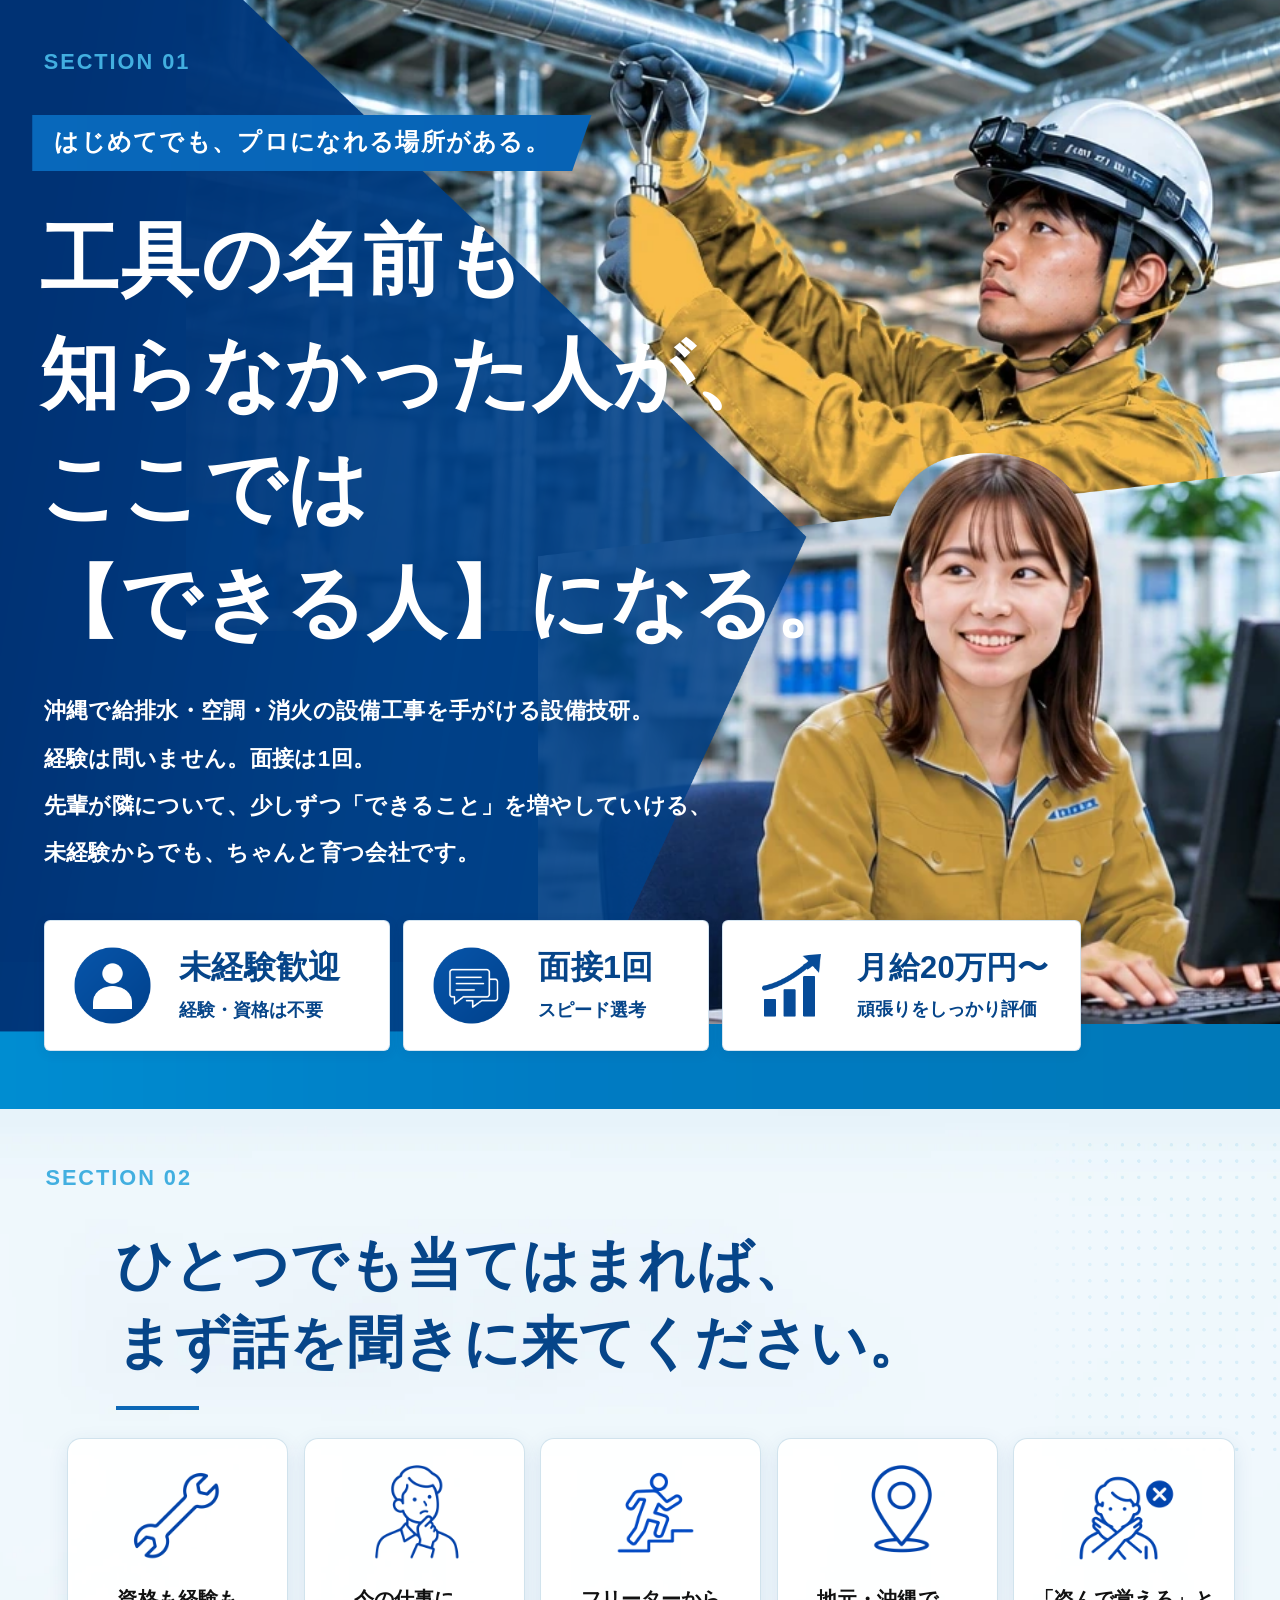
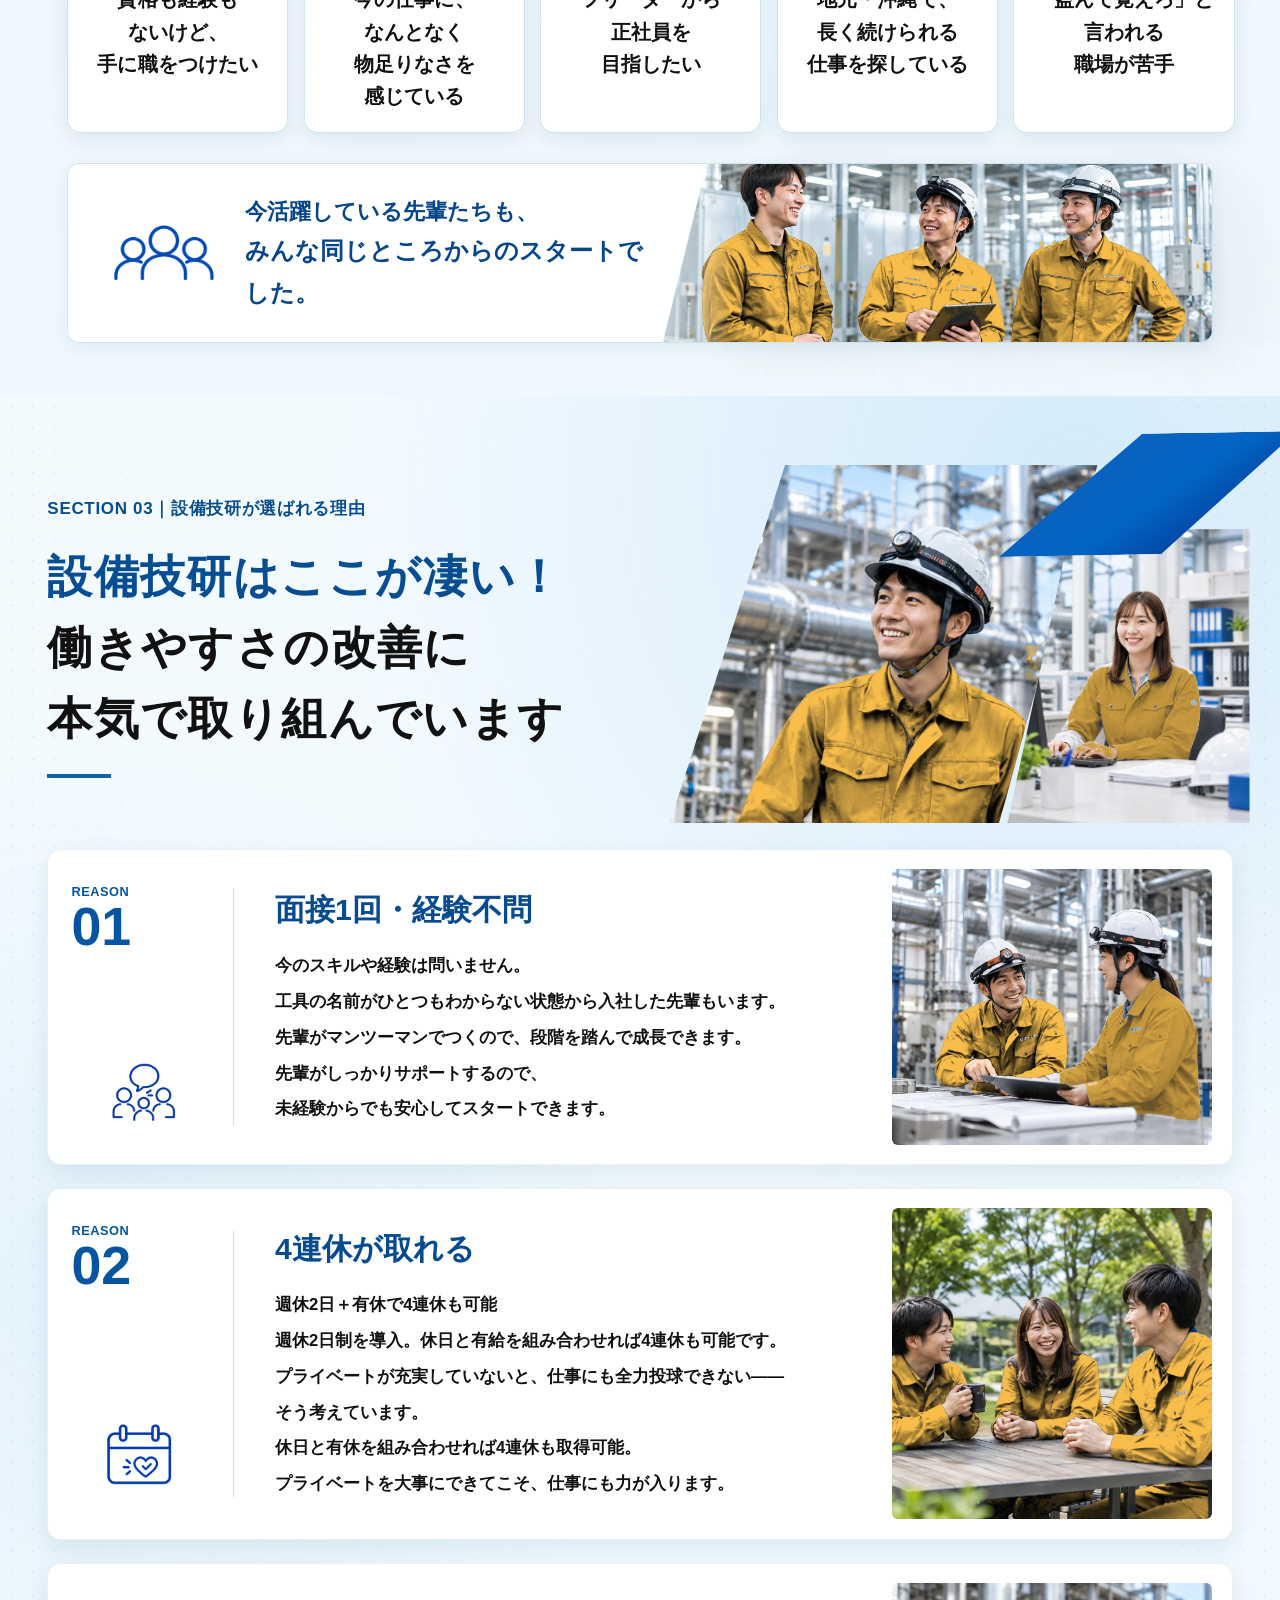
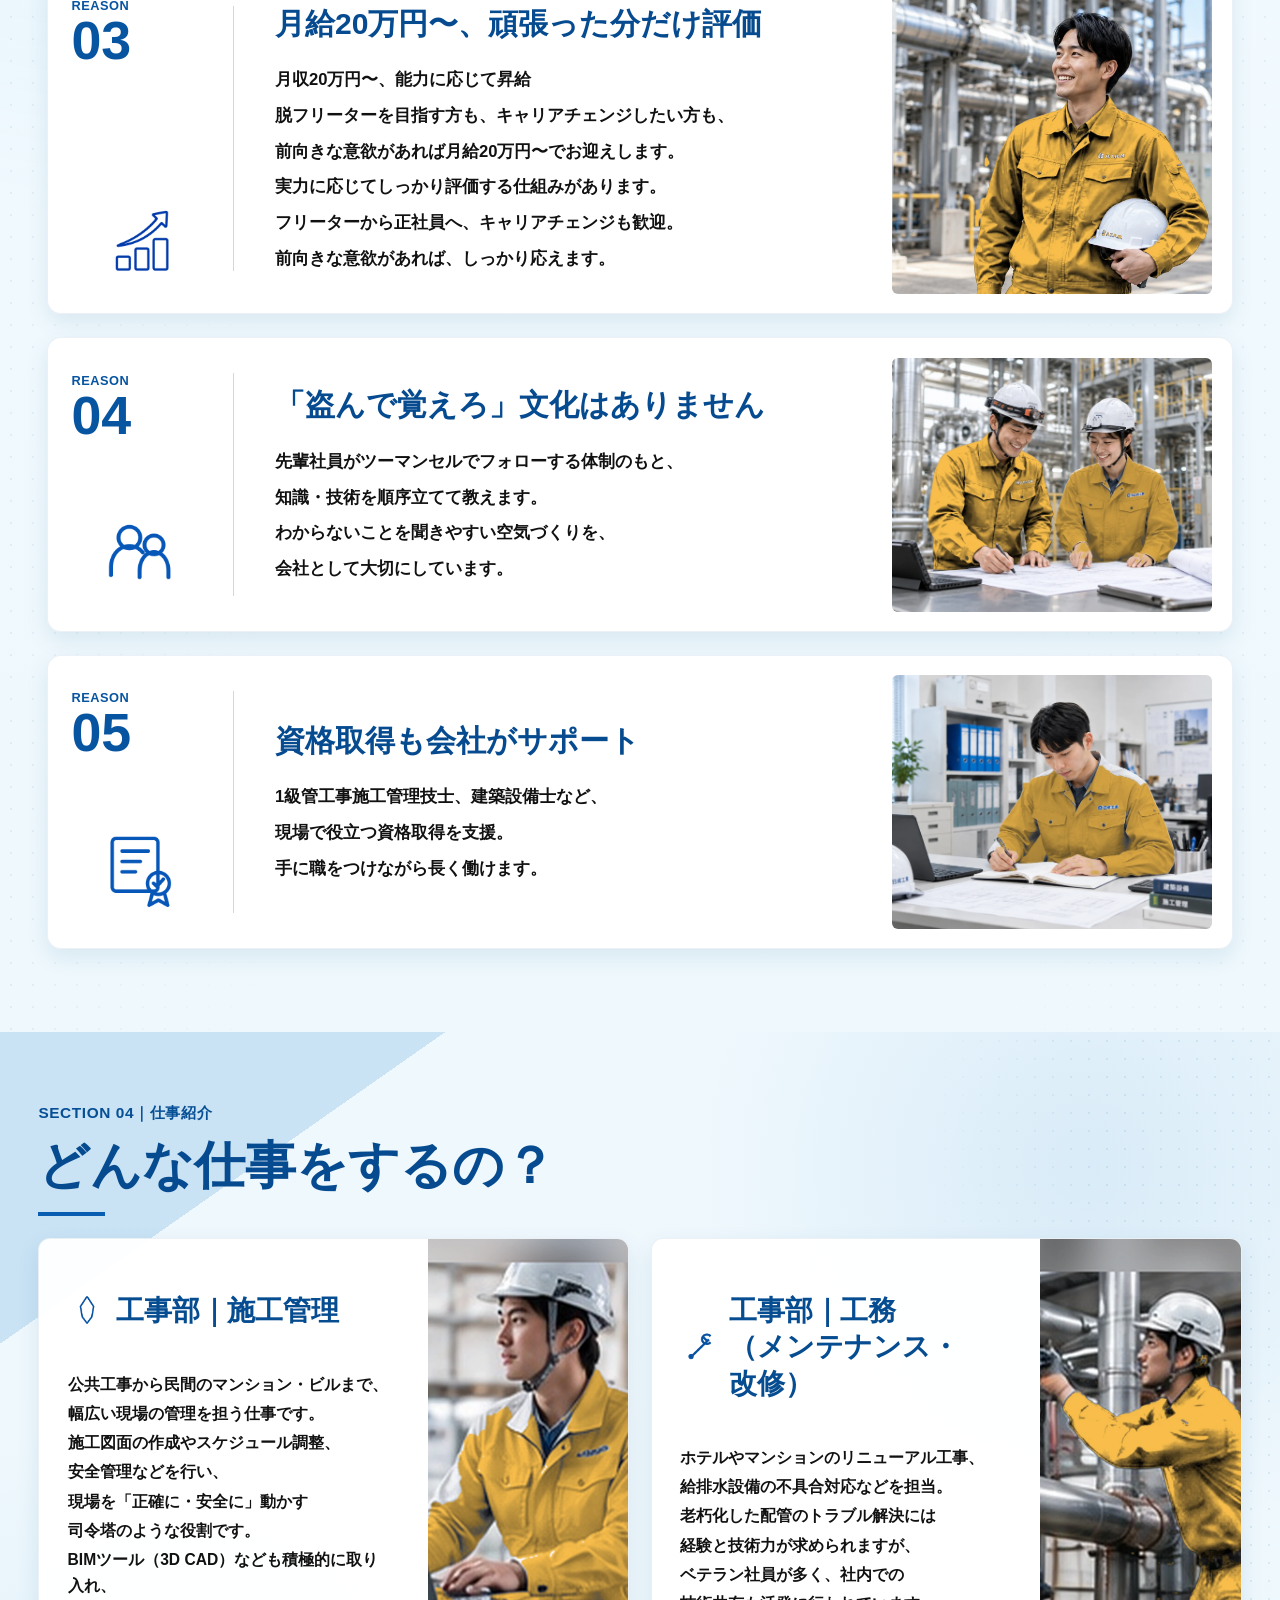
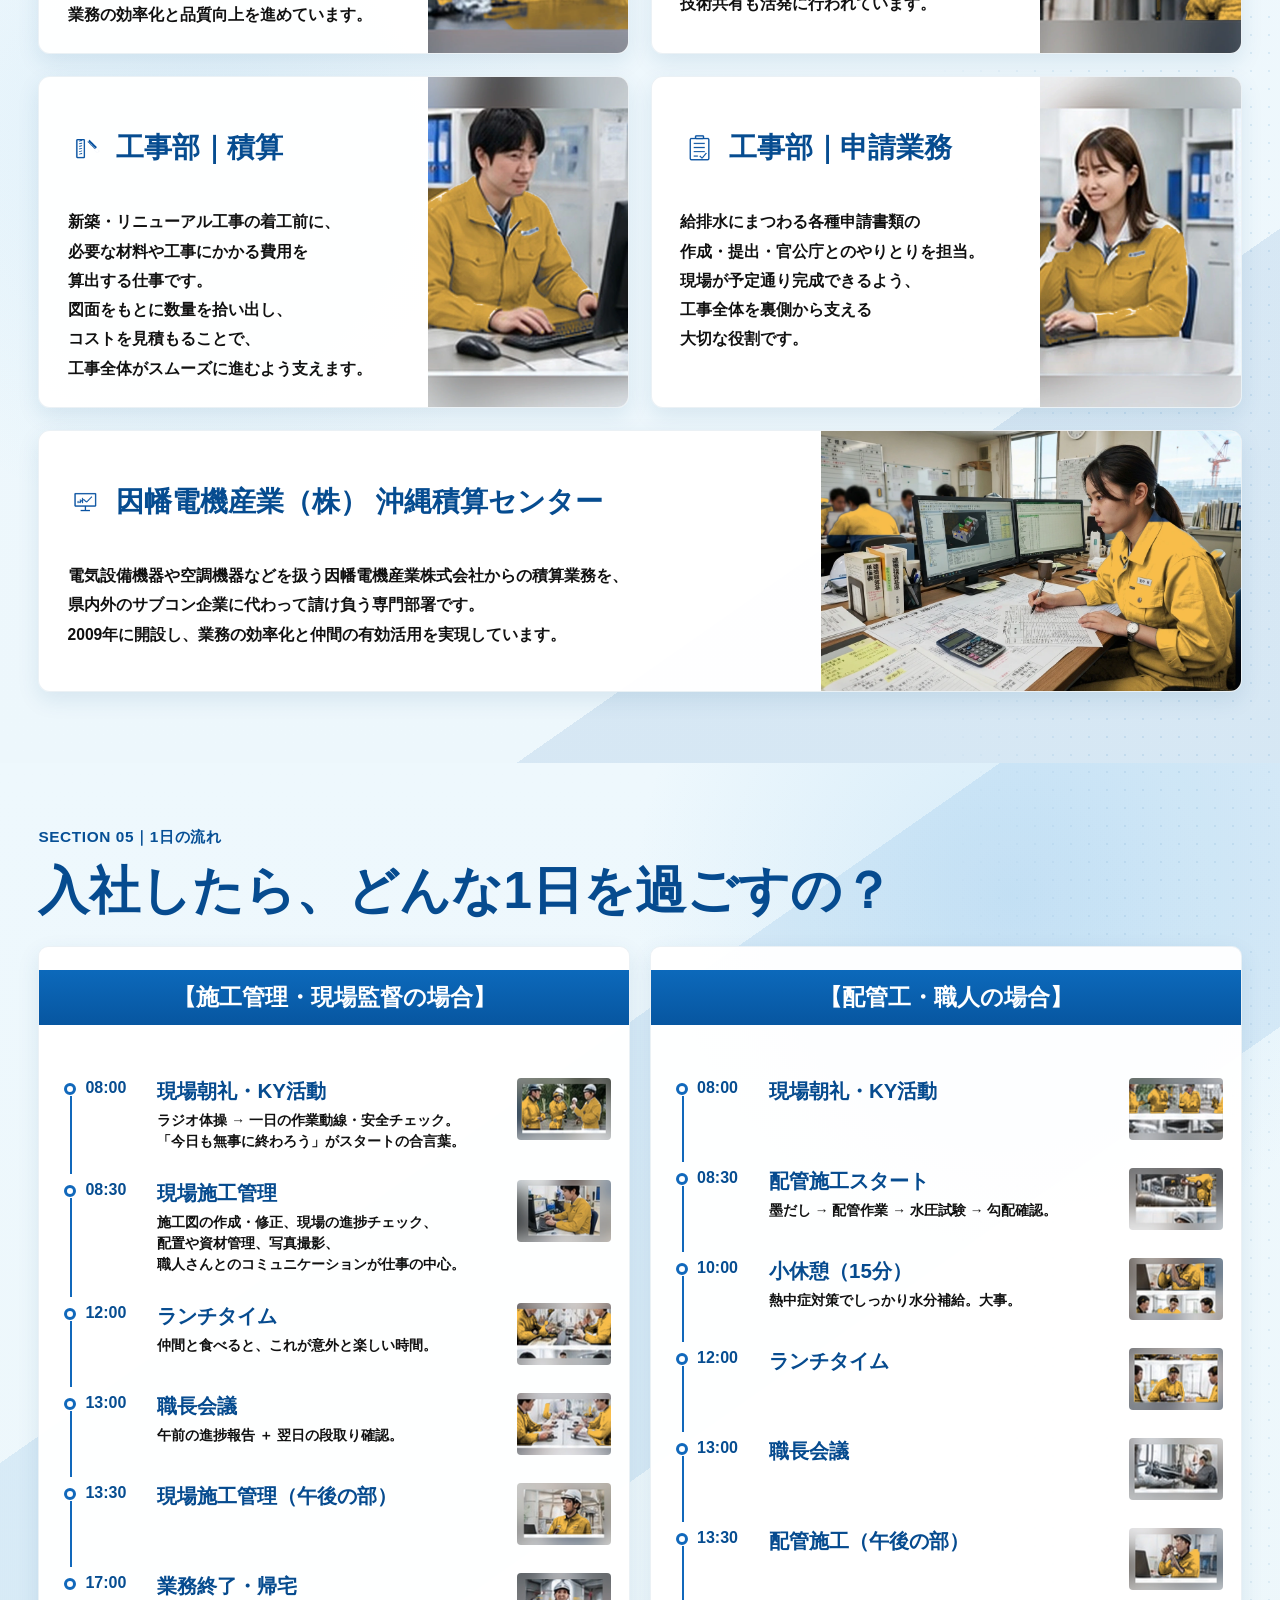
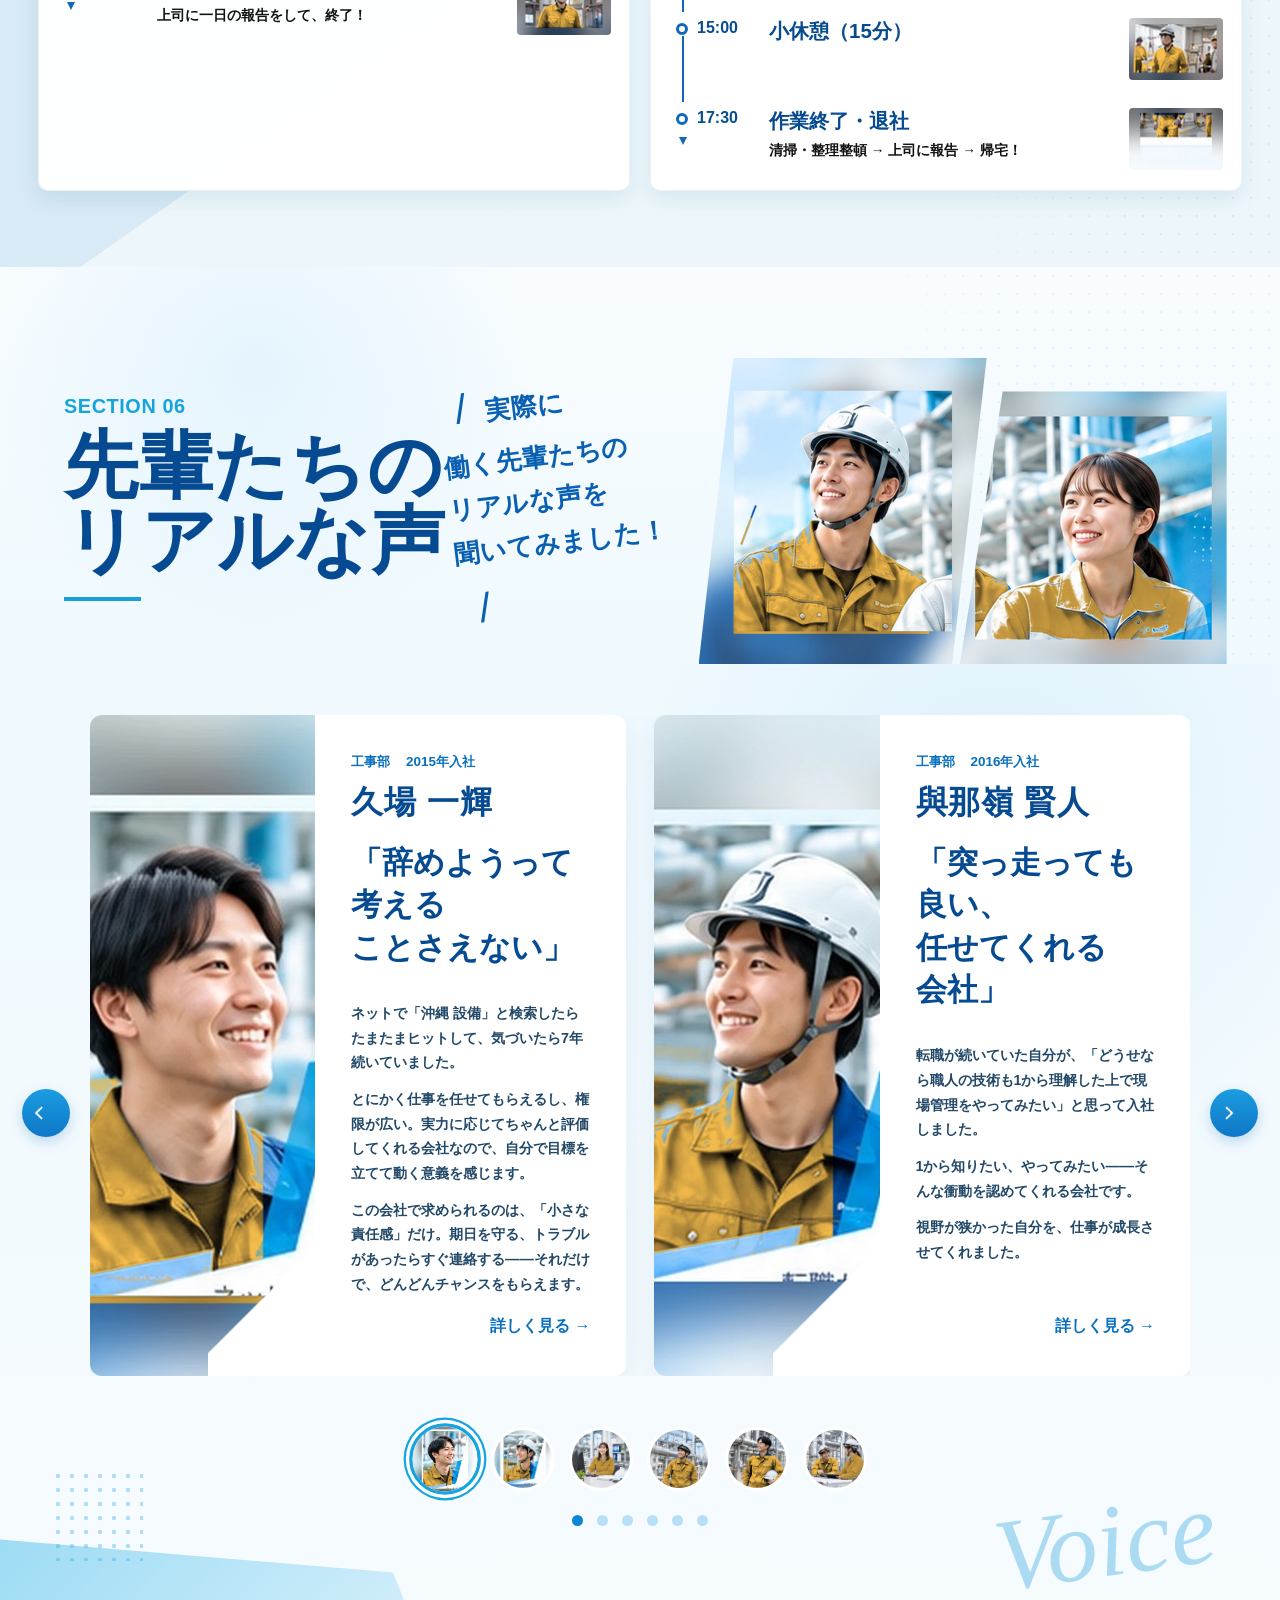
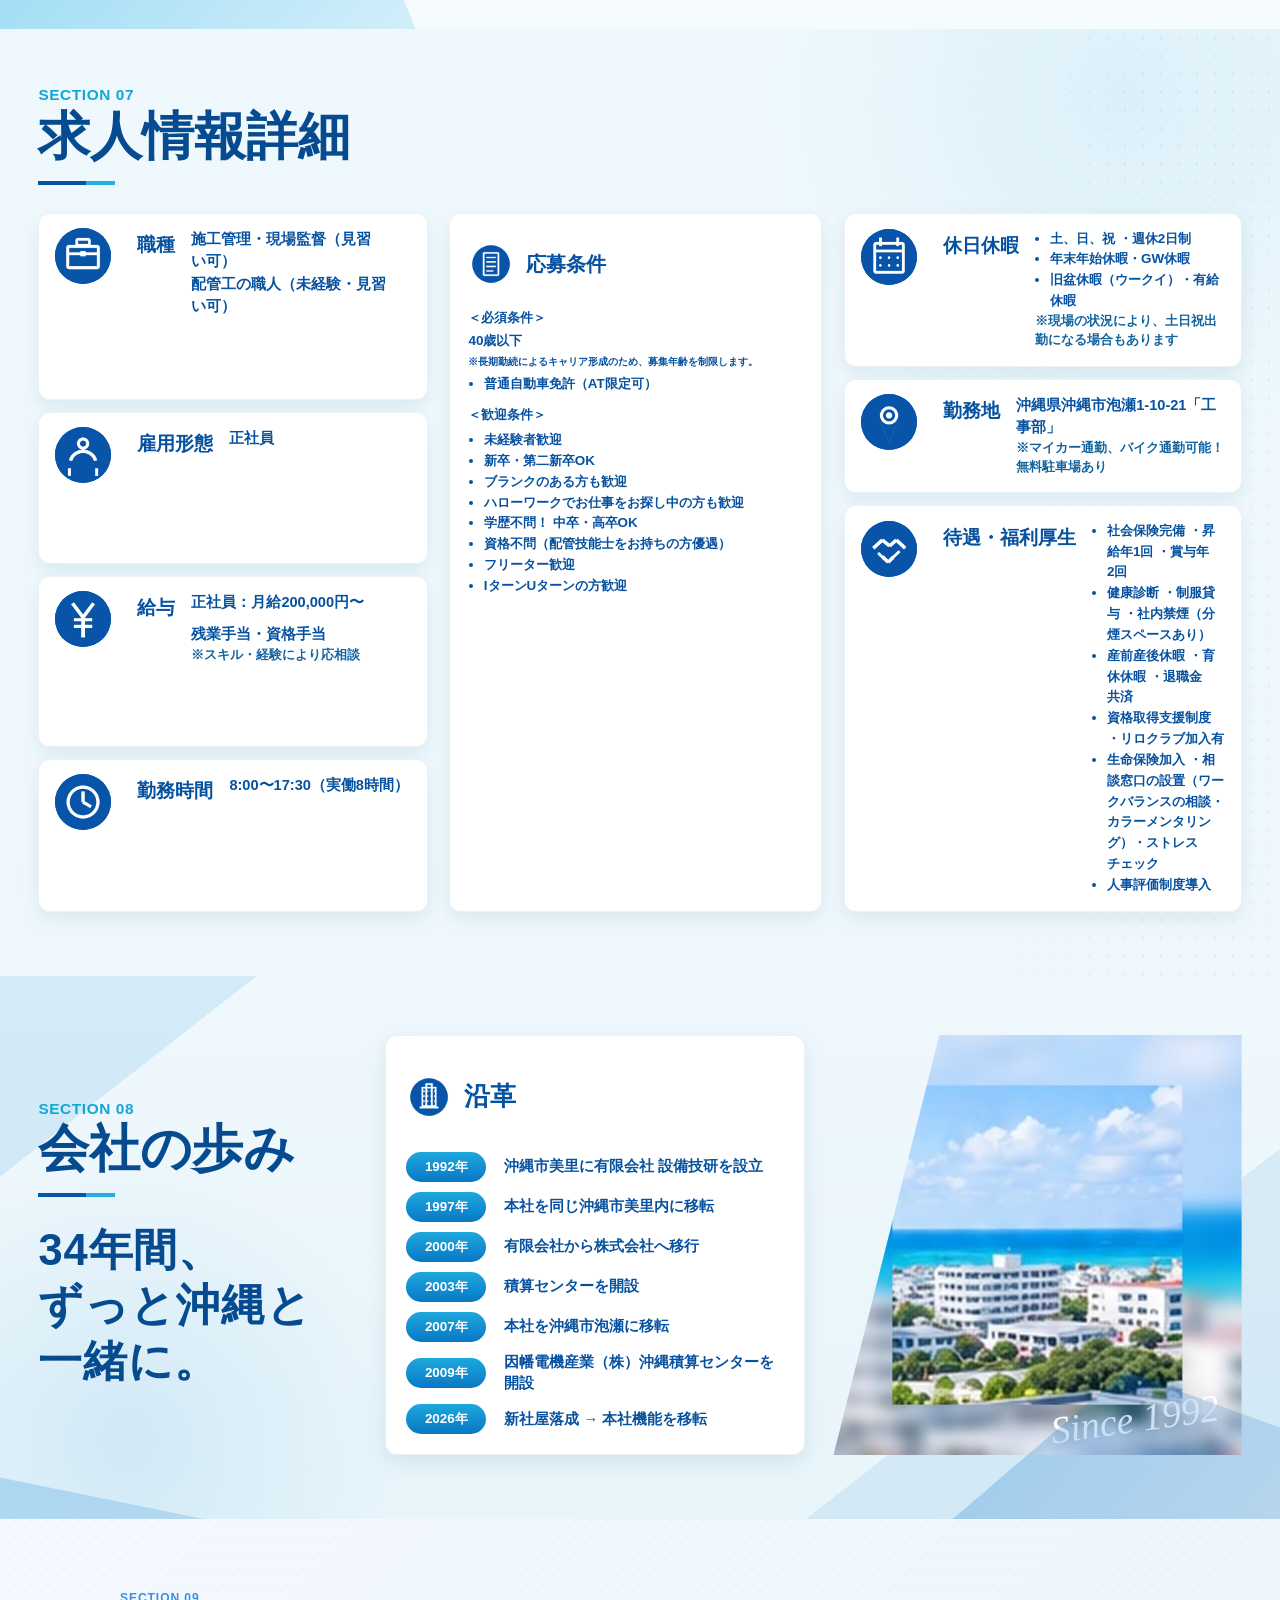
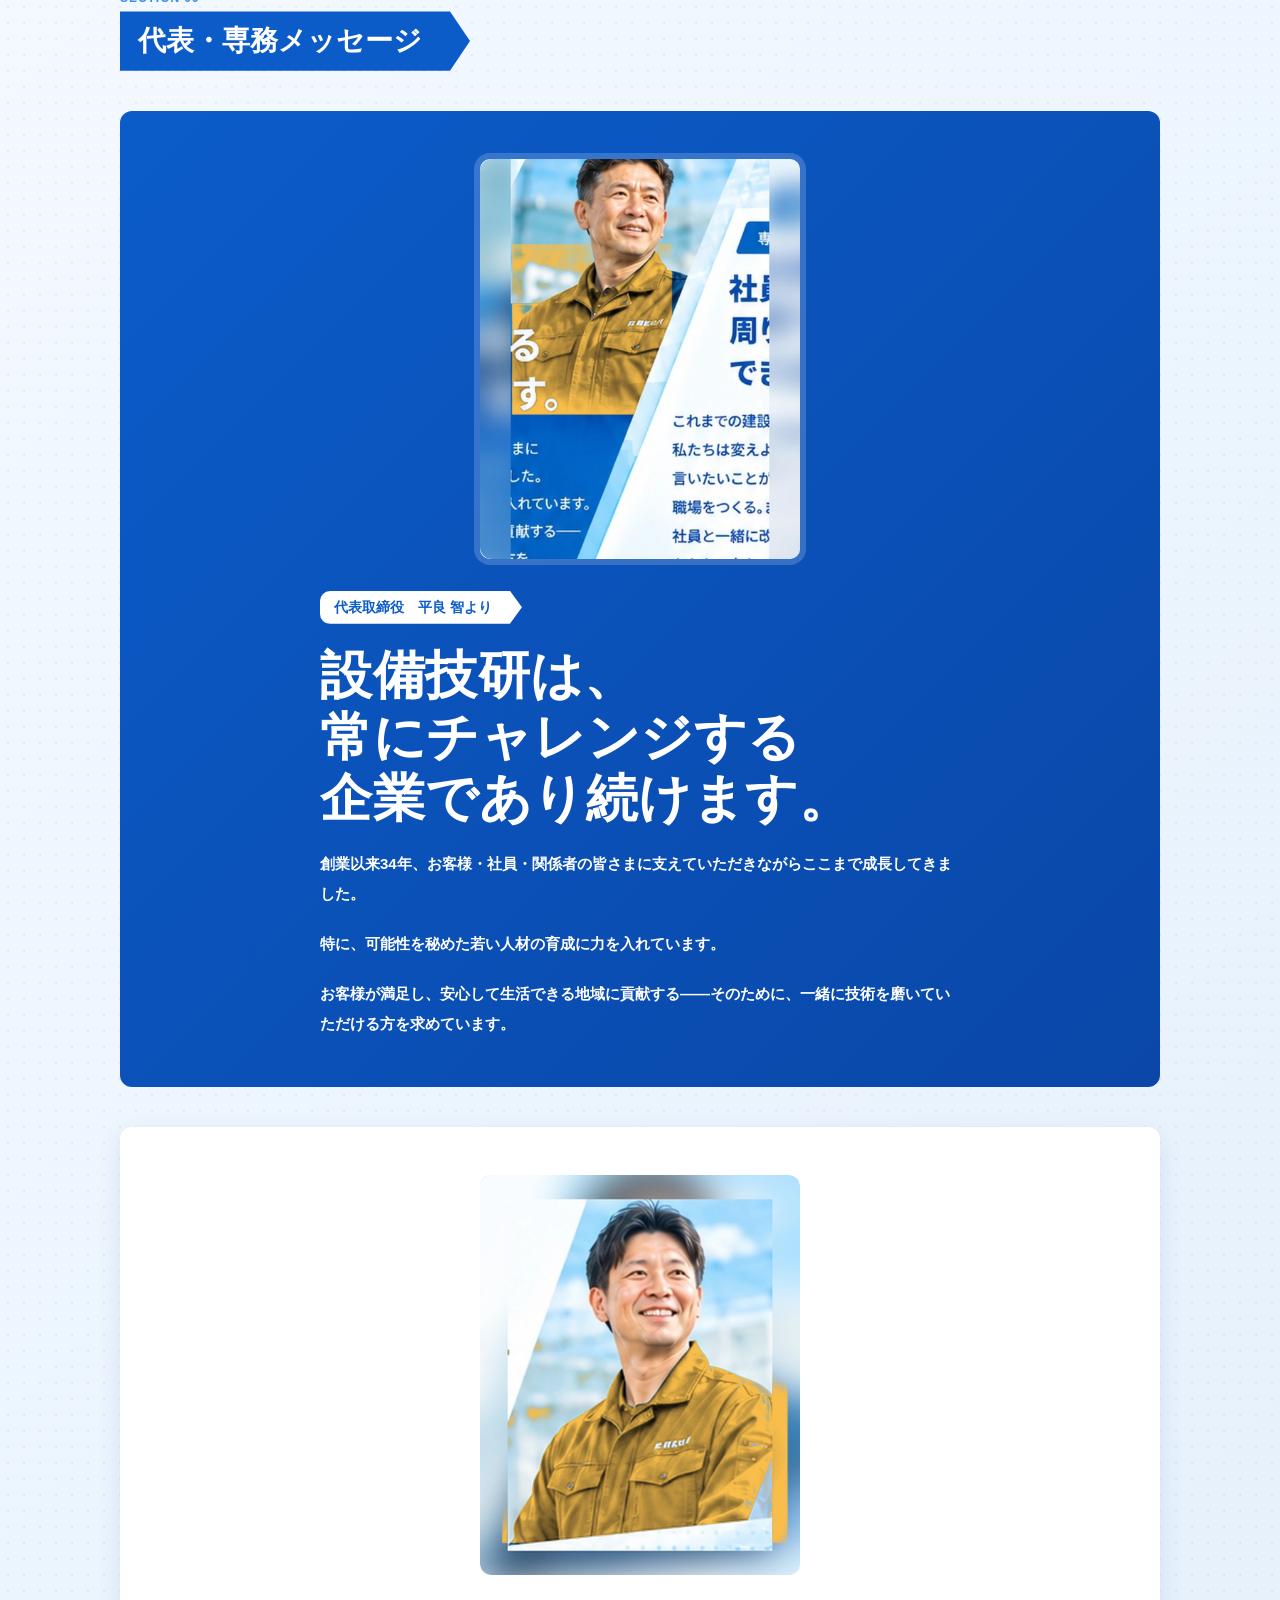
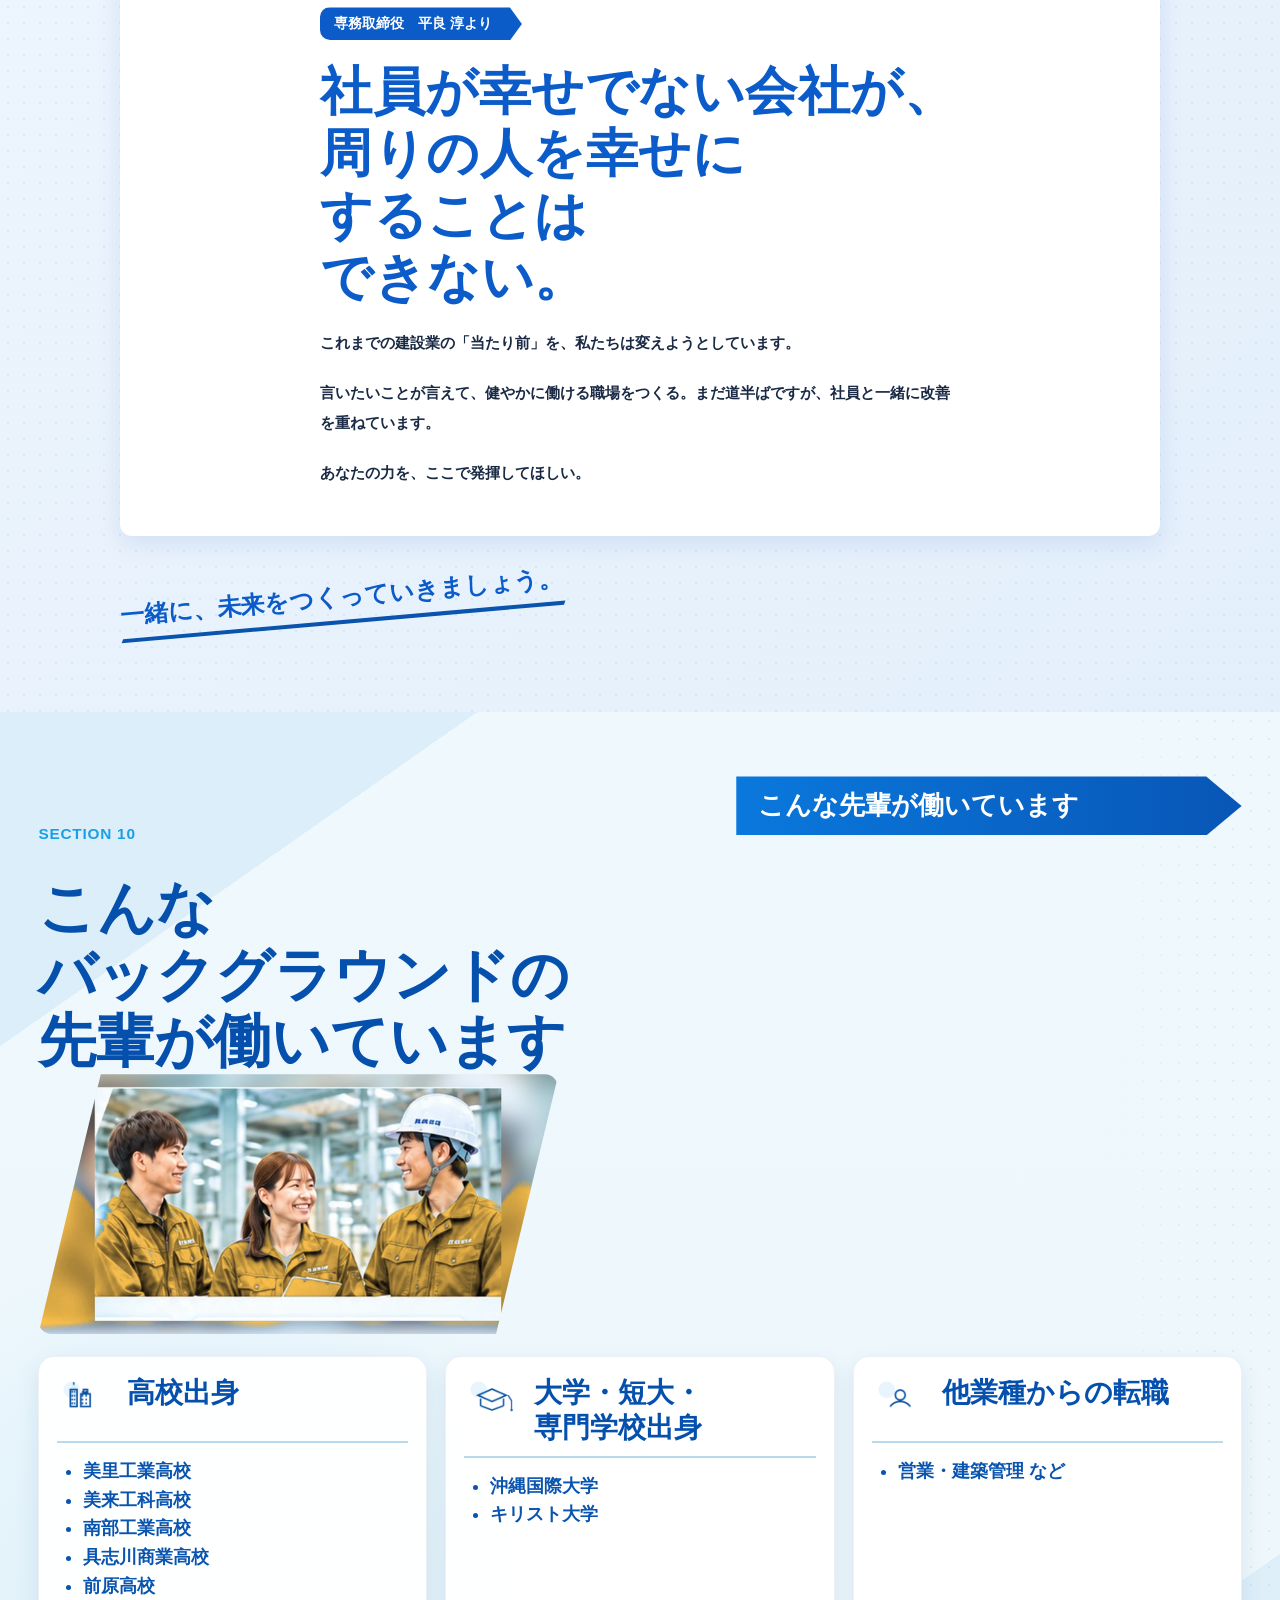
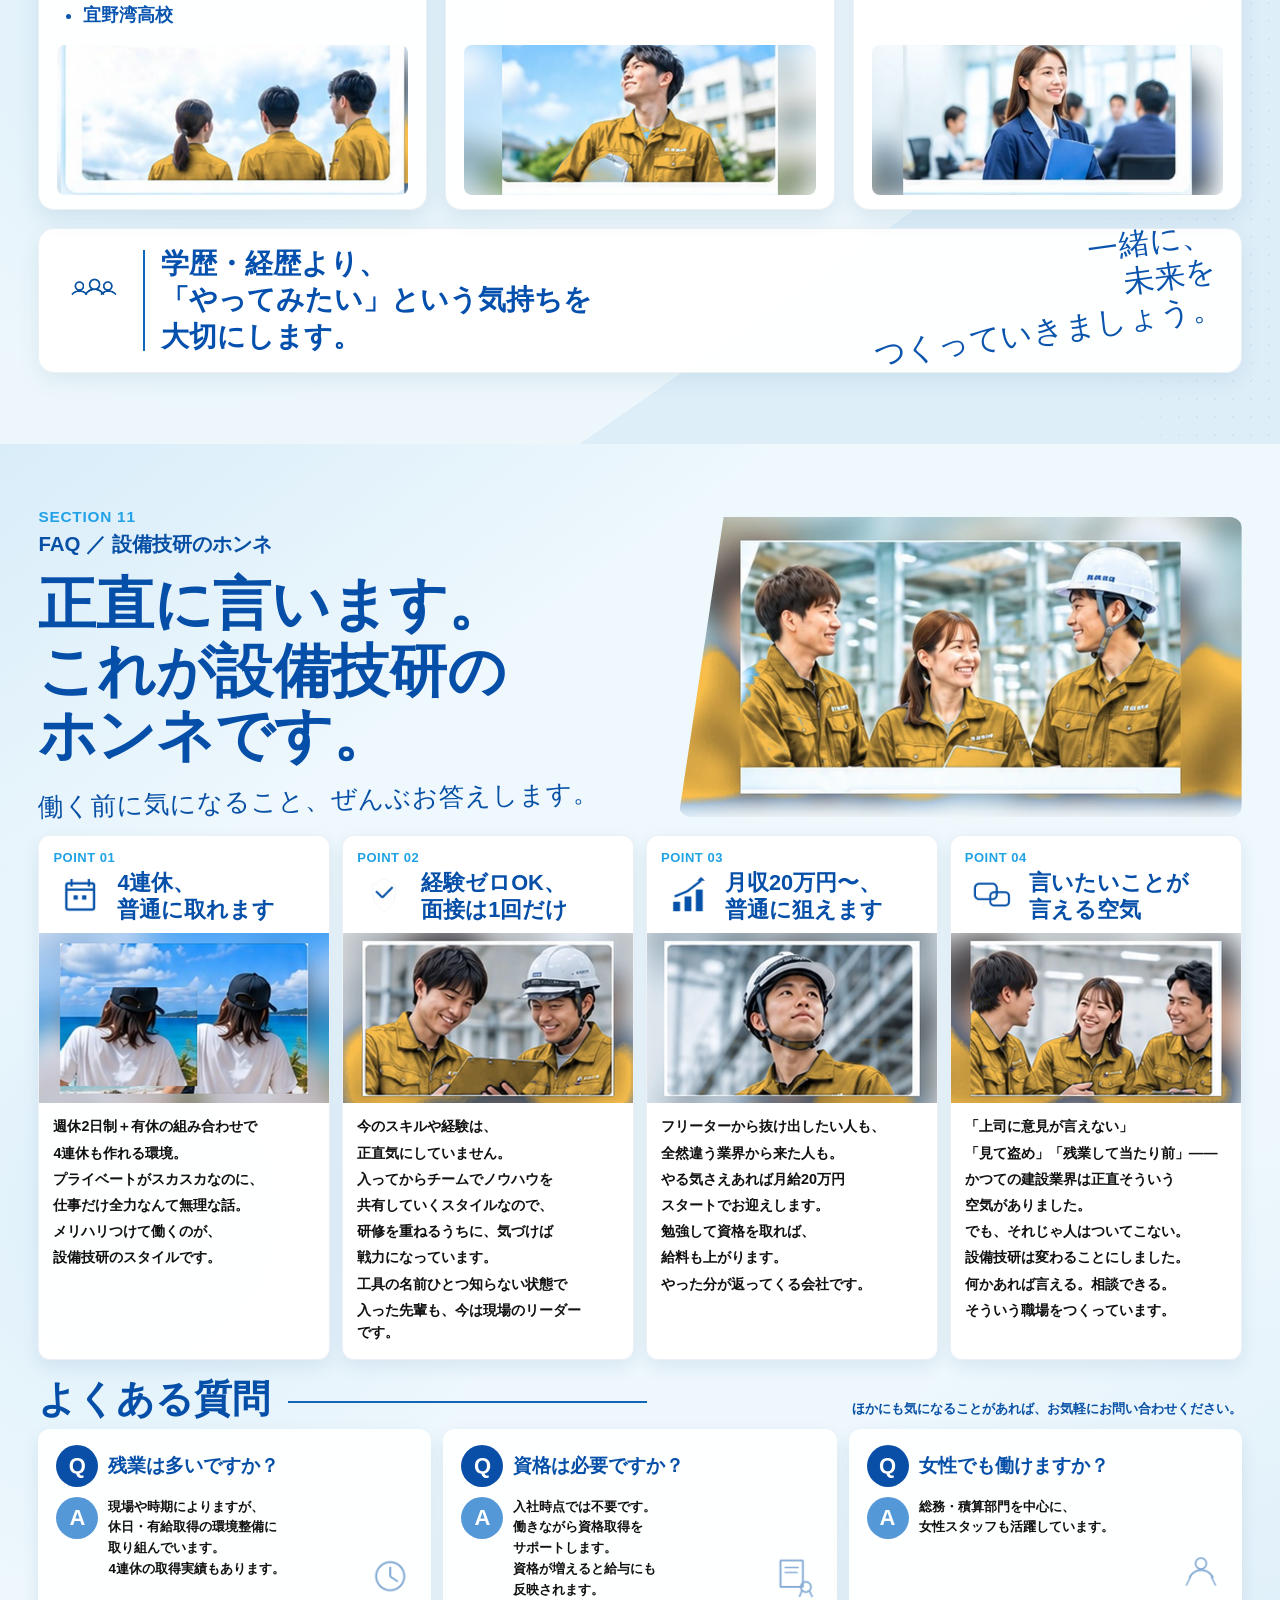
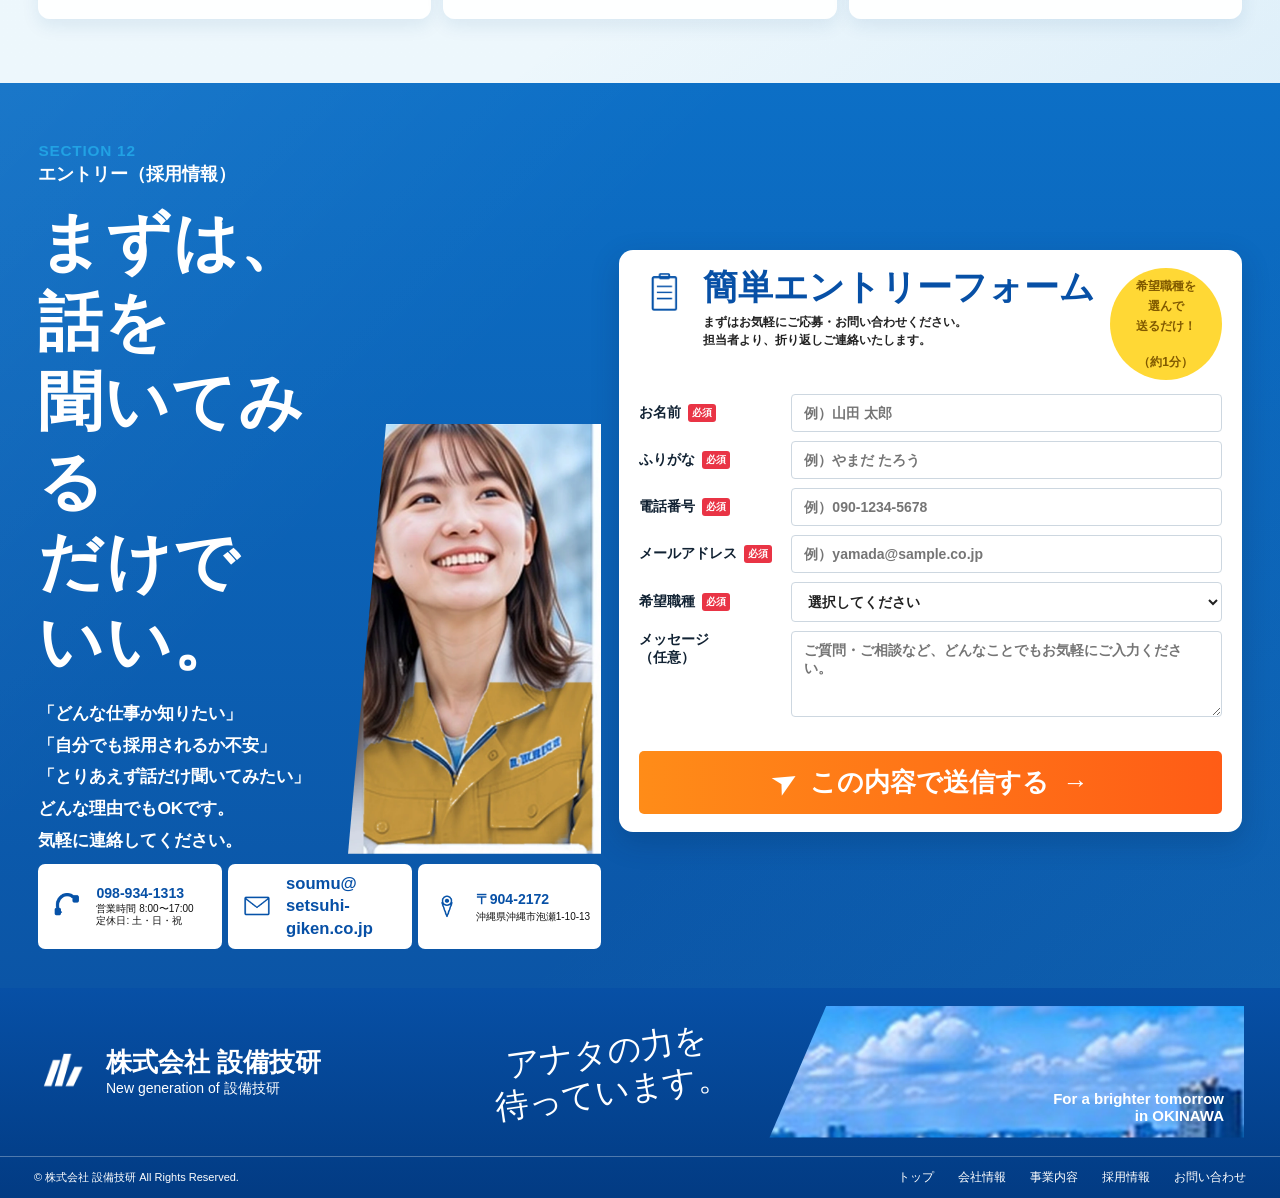
<file: index.html>
<!doctype html>
<html lang="ja">
<head>
  <meta charset="utf-8">
  <meta name="viewport" content="width=device-width, initial-scale=1">
  <meta name="robots" content="noindex, nofollow">
  <meta name="description" content="沖縄で給排水・空調・消火の設備工事を手がける設備技研。未経験からでも、ちゃんと育つ会社です。">
  <title>設備技研｜採用LP 教材・SECTION 01-12</title>
  <link rel="stylesheet" href="./css/style.css">
  <link rel="stylesheet" href="./css/sections/section-01.css">
  <link rel="stylesheet" href="./css/sections/section-02.css">
  <link rel="stylesheet" href="./css/sections/section-03.css">
  <link rel="stylesheet" href="./css/sections/section-04.css">
  <link rel="stylesheet" href="./css/sections/section-05.css">
  <link rel="stylesheet" href="./css/sections/section-06.css">
  <link rel="stylesheet" href="./css/sections/section-07.css">
  <link rel="stylesheet" href="./css/sections/section-08.css">
  <link rel="stylesheet" href="./css/sections/section-09.css">
  <link rel="stylesheet" href="./css/sections/section-10.css">
  <link rel="stylesheet" href="./css/sections/section-11.css">
  <link rel="stylesheet" href="./css/sections/section-12.css">
  <!-- SECTION 09 用スタイル（写真の下にメッセージ）。css/sections/section-09.css より後に読み込み、こちらを優先します -->
  <style>
  /* 古い section-09.css の斜め切り抜き・重ね配置などを打ち消すリセット */
  .message-section::before,
  .message-section::after,
  .message-section__inner::before,
  .message-section__inner::after { content: none; background: none; }
  .message-section :where(.message-list, .message-card, .message-card__copy, .message-card__body, .message-card__body p, .message-card__body span, .message-card__heading, .message-card__photo, .message-card__photo img) {
    position: static;
    inset: auto;
    transform: none;
    clip-path: none;
    writing-mode: horizontal-tb;
    float: none;
    height: auto;
    max-height: none;
    opacity: 1;
    visibility: visible;
  }

/* =========================================================
   SECTION 09 代表・専務メッセージ
   上：代表 / 下：専務（どちらも顔写真の下にメッセージ）
   ・背景は画像を使わず、グラデーション＋ドット模様のみ
   ・文章エリアは斜めの切り抜きをせず、文字が途切れないようにする
   ========================================================= */

.message-section {
  --msg-blue: #0b5cc9;
  --msg-blue-dark: #0a47a8;
  --msg-blue-pale: #e8f2fc;
  --msg-label: #3a8ee6;
  --msg-text: #1a2a44;

  position: relative;
  padding: 72px 24px 88px;
  color: var(--msg-text);
  background:
    radial-gradient(circle, rgba(11, 92, 201, 0.08) 1px, transparent 1.5px) 0 0 / 16px 16px,
    linear-gradient(135deg, #f4f9ff 0%, #e3effb 100%);
  overflow: hidden;
}

.message-section *,
.message-section *::before,
.message-section *::after {
  box-sizing: border-box;
}

.message-section__inner {
  max-width: 1040px;
  margin: 0 auto;
}

/* ---------- 見出し ---------- */
.message-section__label {
  margin: 0 0 6px;
  color: var(--msg-label);
  font-size: 12px;
  font-weight: 700;
  letter-spacing: 0.08em;
}

.message-section__title {
  display: inline-block;
  margin: 0 0 40px;
  padding: 10px 48px 10px 18px;
  background: var(--msg-blue);
  color: #fff;
  font-size: clamp(20px, 3vw, 28px);
  font-weight: 800;
  line-height: 1.4;
  clip-path: polygon(0 0, calc(100% - 20px) 0, 100% 50%, calc(100% - 20px) 100%, 0 100%);
}

/* ---------- メッセージ（縦に2つ並べる） ---------- */
.message-list {
  display: flex;
  flex-direction: column;
  gap: 40px;
}

.message-card {
  display: grid;
  grid-template-columns: minmax(0, 1fr);
  gap: 32px;
  justify-items: center;
  margin: 0;
  padding: 48px;
  border-radius: 12px;
}

/* 代表：青背景 */
.message-card--president {
  background: linear-gradient(135deg, var(--msg-blue) 0%, var(--msg-blue-dark) 100%);
  color: #fff;
}

/* 専務：白背景 */
.message-card--executive {
  background: #fff;
  box-shadow: 0 8px 24px rgba(11, 71, 168, 0.1);
}

.message-card__copy {
  width: 100%;
  max-width: 640px;
  min-width: 0; /* 文字のはみ出し防止 */
}

.message-card__role {
  display: inline-block;
  margin: 0 0 20px;
  padding: 6px 30px 6px 14px;
  font-size: 14px;
  font-weight: 700;
  line-height: 1.5;
  clip-path: polygon(0 0, calc(100% - 12px) 0, 100% 50%, calc(100% - 12px) 100%, 0 100%);
}
.message-card--president .message-card__role {
  background: #fff;
  color: var(--msg-blue);
}
.message-card--executive .message-card__role {
  background: var(--msg-blue);
  color: #fff;
}

.message-card__heading {
  margin: 0 0 24px;
  font-size: clamp(24px, 3.2vw, 36px);
  font-weight: 800;
  line-height: 1.45;
  line-break: strict;
  word-break: auto-phrase;
  overflow-wrap: anywhere;
}
.message-card--executive .message-card__heading {
  color: var(--msg-blue);
}

.message-card__body p {
  margin: 0;
  font-size: 15px;
  line-height: 2;
  line-break: strict;
  overflow-wrap: anywhere;
}
.message-card__body p + p {
  margin-top: 0.8em;
}

/* ---------- 顔写真（常にメッセージの上） ---------- */
.message-card__photo {
  order: -1;
  width: 100%;
  max-width: 320px;
  margin: 0;
  aspect-ratio: 4 / 5;
  border-radius: 10px;
  overflow: hidden;
  background: var(--msg-blue-pale);
}
.message-card--president .message-card__photo {
  box-shadow: 0 0 0 6px rgba(255, 255, 255, 0.18);
}
.message-card__photo img {
  display: block;
  width: 100%;
  height: 100%;
  object-fit: cover;
  object-position: center top;
}

/* ---------- 締めの一文 ---------- */
.message-section__closing {
  margin: 48px 0 0;
  color: var(--msg-blue);
  font-size: clamp(18px, 2.4vw, 24px);
  font-weight: 800;
  text-align: center;
}

/* ---------- タブレット ---------- */
@media (max-width: 960px) {
  .message-card {
    padding: 36px;
  }
}

/* ---------- スマホ：写真 → 文章の順に縦並び ---------- */
@media (max-width: 700px) {
  .message-section {
    padding: 48px 16px 64px;
  }
  .message-list {
    gap: 28px;
  }
  .message-card {
    gap: 24px;
    padding: 28px 20px;
  }
  .message-card__photo {
    max-width: 240px;
  }
  .message-card__heading {
    font-size: clamp(19px, 5.4vw, 24px);
  }
  .message-card__body p {
    font-size: 14px;
  }
}
  </style>

  <!-- =========================================================
       改行（折り返し）の見栄え調整
       ・単語の途中で折り返さない（「だけでい／い。」のような分断を防ぐ）
       ・1文字だけ次の行に残る「泣き別れ」を防ぐ
       ・すべての css/sections/*.css より後に読み込み、こちらを優先します
       ========================================================= -->
  <style>
  /* 文節ごとのまとまり（JSで自動付与）。1行に収まらないほど長い場合だけ中で折り返します */
  .jp-phrase {
    display: inline-block;
    max-width: 100%;
  }

  /* 見出し・キャッチコピー：文節単位で折り返し、行の長さを揃える */
  h1, h2, h3,
  .intro__lead,
  .voices-section__note,
  .voice-card__catch,
  .history-section__lead,
  .background-summary p,
  .background-summary__script,
  .faq-honest__lead,
  .entry-section__sub,
  .entry-section__body p,
  .entry-form__head p,
  .entry-form__badge,
  .site-footer__message,
  .fit-card p {
    line-break: strict;           /* 「。」「ー」「ゃ」などを行頭に置かない */
    word-break: auto-phrase;      /* Chrome/Edge：文節で折り返す（未対応ブラウザはJSで補完） */
    overflow-wrap: anywhere;      /* 万一はみ出す場合の保険 */
    text-wrap: balance;           /* 行の長さを揃え、最終行に1〜2文字だけ残るのを防ぐ */
  }

  /* 本文：最終行の1文字残りを防ぐ */
  p, li, dd, small {
    line-break: strict;
    text-wrap: pretty;
  }

  /* 各セクションの「見出し内の span を1行ずつ表示する」指定が、文節の span にまで
     効いてしまわないよう、文節は必ず横に並べます */
  :is(h1, h2, h3, p, div) span.jp-phrase {
    display: inline-block !important;
    width: auto !important;
  }

  /* ---------- SECTION 02：見出しを「〜まれば、」で改行し2行に収める ----------
     1行目「ひとつでも当てはまれば、」／2行目「まず話を聞きに来てください。」
     各行は途中で折り返さず、画面幅に合わせて文字サイズを調整します */
  .fit-section__title {
    font-size: clamp(20px, 5.4vw, 56px);
    line-height: 1.4;
    word-break: normal;
    text-wrap: wrap;
  }
  .fit-section__title > span {
    display: block;
    white-space: nowrap;
  }

  /* ---------- SECTION 12：大見出しのサイズ調整 ----------
     「話を聞いてみる」（7文字）が1行に収まる大きさに抑え、
     右側の写真と重ならないようにします */
  .entry-section__copy {
    position: relative;
    z-index: 2;
  }
  .entry-section__title {
    font-size: clamp(34px, 6.2vw, 64px);
    line-height: 1.25;
    letter-spacing: 0.02em;
  }
  .entry-section__photo img {
    object-fit: cover;
    object-position: 30% 20%;     /* 写真右端の白い余白が見えにくい位置に寄せる */
  }

  @media (max-width: 960px) {
    .entry-section__title {
      font-size: clamp(32px, 7.2vw, 52px);
    }
  }
  @media (max-width: 700px) {
    .entry-section__title {
      font-size: clamp(30px, 8.6vw, 42px);
      line-height: 1.3;
    }
    .entry-section__body p {
      font-size: clamp(14px, 3.9vw, 16px);
    }
  }
  /* ---------- SECTION 12：連絡先カードのメールアドレスが切れないように ----------
     ・カード内テキストが幅を縮められるよう min-width:0 を指定
     ・省略表示（…）や非表示を解除し、アドレスは「@」の後で改行可能に
     ・メールだけ文字サイズを少し抑え、なるべく1〜2行で収めます */
  .entry-contact,
  .entry-contact > span {
    min-width: 0;
  }
  .entry-contact > span {
    flex: 1 1 auto;
    overflow: visible;
  }
  .entry-contact[href^="mailto:"] strong {
    display: block;
    white-space: normal;
    overflow: visible;
    text-overflow: clip;
    font-size: clamp(13px, 1.3vw, 17px);
    line-height: 1.35;
    letter-spacing: 0;
    word-break: normal;
    overflow-wrap: anywhere;   /* それでも収まらない極端に狭い幅での保険 */
  }
  </style>
</head>
<body>
<main class="lp">
  <!-- SECTION 01 START
       Supabase / CMS化する前の静的HTML教材です。
       data-content-key は将来の移行に使う目印。現時点では動作しません。
       写真と文字、アイコンとカードの白い枠は、それぞれ別々の要素です。 -->
  <section class="recruit-intro" id="section-01" aria-labelledby="section-01-title">
    <div class="intro__visual" aria-hidden="true">
      <!-- 写真変更：srcを変更するか、同じ名前の画像ファイルを差し替えます。 -->
      <figure class="intro__photo intro__photo--technician">
        <img src="./assets/section-01/photos/technician-extended.webp"
             width="782" height="450" alt="" fetchpriority="high">
      </figure>
      <figure class="intro__photo intro__photo--office">
        <img src="./assets/section-01/photos/office-staff-extended.webp"
             width="736" height="450" alt="">
      </figure>
      <div class="intro__blue-shape"></div>
      <div class="intro__accent-band"></div>
    </div>
    <div class="intro__content">
      <p class="intro__label" data-content-key="section01.label">SECTION 01</p>
      <p class="intro__lead" data-content-key="section01.lead">はじめてでも、プロになれる場所がある。</p>
      <!-- 編集：大見出し。spanはデザイン上の改行単位です。 -->
      <h1 class="intro__title" id="section-01-title">
        <span data-content-key="section01.title.line01">工具の名前も</span>
        <span data-content-key="section01.title.line02">知らなかった人が、</span>
        <span data-content-key="section01.title.line03">ここでは</span>
        <span data-content-key="section01.title.line04">【できる人】になる。</span>
      </h1>
      <!-- 編集：本文。画像に焼き込まず、ここに直接記載しています。 -->
      <div class="intro__body">
        <p data-content-key="section01.body.line01">沖縄で給排水・空調・消火の設備工事を手がける設備技研。</p>
        <p data-content-key="section01.body.line02">経験は問いません。面接は1回。</p>
        <p data-content-key="section01.body.line03">先輩が隣について、少しずつ「できること」を増やしていける、</p>
        <p data-content-key="section01.body.line04">未経験からでも、ちゃんと育つ会社です。</p>
      </div>
      <!-- 編集：採用条件の3カード。クリック用ボタンではありません。 -->
      <ul class="intro__benefits" aria-label="採用のポイント">
        <li class="benefit" id="benefit-beginner">
          <img class="benefit__icon" src="./assets/icons/beginner.png" width="512" height="512" alt="">
          <div class="benefit__copy">
            <h2 data-content-key="section01.benefit.beginner.title">未経験歓迎</h2>
            <p data-content-key="section01.benefit.beginner.body">経験・資格は不要</p>
          </div>
        </li>
        <li class="benefit" id="benefit-interview">
          <img class="benefit__icon" src="./assets/icons/interview.png" width="512" height="512" alt="">
          <div class="benefit__copy">
            <h2 data-content-key="section01.benefit.interview.title">面接1回</h2>
            <p data-content-key="section01.benefit.interview.body">スピード選考</p>
          </div>
        </li>
        <li class="benefit" id="benefit-salary">
          <img class="benefit__icon" src="./assets/icons/salary-growth.png" width="512" height="512" alt="">
          <div class="benefit__copy">
            <h2 data-content-key="section01.benefit.salary.title">月給20万円〜</h2>
            <p data-content-key="section01.benefit.salary.body">頑張りをしっかり評価</p>
          </div>
        </li>
      </ul>
    </div>
  </section>
  <!-- SECTION 01 END -->

  <!-- SECTION 02 START
       SECTION 01と同じ静的HTML教材。文字はHTML、写真・アイコン・背景は個別ファイルです。 -->
  <section class="fit-section" id="section-02" aria-labelledby="section-02-title">
    <div class="fit-section__bg" aria-hidden="true"></div>
    <div class="fit-section__dots" aria-hidden="true"></div>
    <div class="fit-section__inner">
      <p class="fit-section__label" data-content-key="section02.label">SECTION 02</p>
      <h2 class="fit-section__title" id="section-02-title" data-no-phrase>
        <span data-content-key="section02.title.line01">ひとつでも当てはまれば、</span>
        <span data-content-key="section02.title.line02">まず話を聞きに来てください。</span>
      </h2>
      <div class="fit-section__underline" aria-hidden="true"></div>

      <ul class="fit-cards" aria-label="こんな方におすすめ">
        <li class="fit-card">
          <img class="fit-card__icon" src="./assets/section-02/icons/no-experience.png" width="512" height="512" alt="">
          <p data-content-key="section02.card01">資格も経験も<br>ないけど、<br>手に職をつけたい</p>
        </li>
        <li class="fit-card">
          <img class="fit-card__icon" src="./assets/section-02/icons/want-more.png" width="512" height="512" alt="">
          <p data-content-key="section02.card02">今の仕事に、<br>なんとなく<br>物足りなさを<br>感じている</p>
        </li>
        <li class="fit-card">
          <img class="fit-card__icon" src="./assets/section-02/icons/full-time.png" width="512" height="512" alt="">
          <p data-content-key="section02.card03">フリーターから<br>正社員を<br>目指したい</p>
        </li>
        <li class="fit-card">
          <img class="fit-card__icon" src="./assets/section-02/icons/okinawa.png" width="512" height="512" alt="">
          <p data-content-key="section02.card04">地元・沖縄で、<br>長く続けられる<br>仕事を探している</p>
        </li>
        <li class="fit-card">
          <img class="fit-card__icon" src="./assets/section-02/icons/no-steal-to-learn.png" width="512" height="512" alt="">
          <p data-content-key="section02.card05">「盗んで覚えろ」と<br>言われる<br>職場が苦手</p>
        </li>
      </ul>

      <div class="fit-reassurance">
        <div class="fit-reassurance__message">
          <img class="fit-reassurance__icon" src="./assets/section-02/icons/team.png" width="512" height="512" alt="">
          <p>
            <span data-content-key="section02.reassurance.line01">今活躍している先輩たちも、</span>
            <strong data-content-key="section02.reassurance.line02">みんな同じところからのスタートでした。</strong>
          </p>
        </div>
        <figure class="fit-reassurance__photo">
          <img src="./assets/section-02/photos/active-seniors-extended.webp" width="1774" height="887" alt="設備工事の現場で働く先輩社員たち">
        </figure>
      </div>
    </div>
  </section>
  <!-- SECTION 02 END -->
  <!-- SECTION 03 START
       SECTION 01・02に増築した静的HTML教材。
       文字はHTML、写真・アイコンは個別ファイルです。 -->
  <section class="reasons-section" id="section-03" aria-labelledby="section-03-title">
    <div class="reasons-section__hero">
      <div class="reasons-section__hero-copy">
        <p class="reasons-section__label" data-content-key="section03.label">SECTION 03｜設備技研が選ばれる理由</p>
        <h2 class="reasons-section__title" id="section-03-title">
          <span class="reasons-section__title-accent" data-content-key="section03.title.line01">設備技研はここが凄い！</span>
          <span data-content-key="section03.title.line02">働きやすさの改善に</span>
          <span data-content-key="section03.title.line03">本気で取り組んでいます</span>
        </h2>
        <div class="reasons-section__underline" aria-hidden="true"></div>
      </div>
      <div class="reasons-section__hero-visual" aria-hidden="true">
        <figure class="reasons-section__hero-photo reasons-section__hero-photo--male">
          <img src="./assets/section-03/photos/hero-male.webp" width="1200" height="1500" alt="">
        </figure>
        <figure class="reasons-section__hero-photo reasons-section__hero-photo--female">
          <img src="./assets/section-03/photos/hero-female.webp" width="1200" height="1500" alt="">
        </figure>
        <div class="reasons-section__hero-ribbon" aria-hidden="true"></div>
      </div>
    </div>

    <div class="reasons-section__list">
      <article class="reason-card" id="reason-01">
        <div class="reason-card__index">
          <p class="reason-card__eyebrow">REASON</p>
          <p class="reason-card__number">01</p>
          <img class="reason-card__icon" src="./assets/section-03/icons/reason-01.png" width="512" height="512" alt="">
        </div>
        <div class="reason-card__content">
          <h3 data-content-key="section03.reason01.title">面接1回・経験不問</h3>
          <div class="reason-card__body">
            <p data-content-key="section03.reason01.body01">今のスキルや経験は問いません。</p>
            <p data-content-key="section03.reason01.body02">工具の名前がひとつもわからない状態から入社した先輩もいます。</p>
            <p data-content-key="section03.reason01.body03">先輩がマンツーマンでつくので、段階を踏んで成長できます。</p>
            <p data-content-key="section03.reason01.body04">先輩がしっかりサポートするので、</p>
            <p data-content-key="section03.reason01.body05">未経験からでも安心してスタートできます。</p>
          </div>
        </div>
        <figure class="reason-card__photo">
          <img src="./assets/section-03/photos/reason-01.webp" width="1600" height="1200" alt="現場で先輩から仕事を教わる社員">
        </figure>
      </article>

      <article class="reason-card" id="reason-02">
        <div class="reason-card__index">
          <p class="reason-card__eyebrow">REASON</p>
          <p class="reason-card__number">02</p>
          <img class="reason-card__icon" src="./assets/section-03/icons/reason-02.png" width="512" height="512" alt="">
        </div>
        <div class="reason-card__content">
          <h3 data-content-key="section03.reason02.title">4連休が取れる</h3>
          <div class="reason-card__body">
            <p data-content-key="section03.reason02.body01">週休2日＋有休で4連休も可能</p>
            <p data-content-key="section03.reason02.body02">週休2日制を導入。休日と有給を組み合わせれば4連休も可能です。</p>
            <p data-content-key="section03.reason02.body03">プライベートが充実していないと、仕事にも全力投球できない——</p>
            <p data-content-key="section03.reason02.body04">そう考えています。</p>
            <p data-content-key="section03.reason02.body05">休日と有休を組み合わせれば4連休も取得可能。</p>
            <p data-content-key="section03.reason02.body06">プライベートを大事にできてこそ、仕事にも力が入ります。</p>
          </div>
        </div>
        <figure class="reason-card__photo">
          <img src="./assets/section-03/photos/reason-02.webp" width="1600" height="1200" alt="休憩時間に笑顔で話す社員たち">
        </figure>
      </article>

      <article class="reason-card" id="reason-03">
        <div class="reason-card__index">
          <p class="reason-card__eyebrow">REASON</p>
          <p class="reason-card__number">03</p>
          <img class="reason-card__icon" src="./assets/section-03/icons/reason-03.png" width="512" height="512" alt="">
        </div>
        <div class="reason-card__content">
          <h3 data-content-key="section03.reason03.title">月給20万円〜、頑張った分だけ評価</h3>
          <div class="reason-card__body">
            <p data-content-key="section03.reason03.body01">月収20万円〜、能力に応じて昇給</p>
            <p data-content-key="section03.reason03.body02">脱フリーターを目指す方も、キャリアチェンジしたい方も、</p>
            <p data-content-key="section03.reason03.body03">前向きな意欲があれば月給20万円〜でお迎えします。</p>
            <p data-content-key="section03.reason03.body04">実力に応じてしっかり評価する仕組みがあります。</p>
            <p data-content-key="section03.reason03.body05">フリーターから正社員へ、キャリアチェンジも歓迎。</p>
            <p data-content-key="section03.reason03.body06">前向きな意欲があれば、しっかり応えます。</p>
          </div>
        </div>
        <figure class="reason-card__photo">
          <img src="./assets/section-03/photos/reason-03.webp" width="1600" height="1200" alt="設備工事の現場で働く社員">
        </figure>
      </article>

      <article class="reason-card" id="reason-04">
        <div class="reason-card__index">
          <p class="reason-card__eyebrow">REASON</p>
          <p class="reason-card__number">04</p>
          <img class="reason-card__icon" src="./assets/section-03/icons/reason-04.png" width="512" height="512" alt="">
        </div>
        <div class="reason-card__content">
          <h3 data-content-key="section03.reason04.title">「盗んで覚えろ」文化はありません</h3>
          <div class="reason-card__body">
            <p data-content-key="section03.reason04.body01">先輩社員がツーマンセルでフォローする体制のもと、</p>
            <p data-content-key="section03.reason04.body02">知識・技術を順序立てて教えます。</p>
            <p data-content-key="section03.reason04.body03">わからないことを聞きやすい空気づくりを、</p>
            <p data-content-key="section03.reason04.body04">会社として大切にしています。</p>
          </div>
        </div>
        <figure class="reason-card__photo">
          <img src="./assets/section-03/photos/reason-04.webp" width="1600" height="1200" alt="図面を見ながら確認する社員たち">
        </figure>
      </article>

      <article class="reason-card" id="reason-05">
        <div class="reason-card__index">
          <p class="reason-card__eyebrow">REASON</p>
          <p class="reason-card__number">05</p>
          <img class="reason-card__icon" src="./assets/section-03/icons/reason-05.png" width="512" height="512" alt="">
        </div>
        <div class="reason-card__content">
          <h3 data-content-key="section03.reason05.title">資格取得も会社がサポート</h3>
          <div class="reason-card__body">
            <p data-content-key="section03.reason05.body01">1級管工事施工管理技士、建築設備士など、</p>
            <p data-content-key="section03.reason05.body02">現場で役立つ資格取得を支援。</p>
            <p data-content-key="section03.reason05.body03">手に職をつけながら長く働けます。</p>
          </div>
        </div>
        <figure class="reason-card__photo">
          <img src="./assets/section-03/photos/reason-05.webp" width="1600" height="1200" alt="資格取得に向けて勉強する社員">
        </figure>
      </article>
    </div>
  </section>
  <!-- SECTION 03 END -->

  <!-- SECTION 04 START -->
  <section class="job-section" id="section-04" aria-labelledby="section-04-title">
    <div class="job-section__inner">
      <p class="job-section__label" data-content-key="section04.label">SECTION 04｜仕事紹介</p>
      <h2 class="job-section__title" id="section-04-title" data-content-key="section04.title">どんな仕事をするの？</h2>
      <div class="job-section__underline" aria-hidden="true"></div>

      <div class="job-grid">
        <article class="job-card">
          <div class="job-card__copy">
            <div class="job-card__head">
              <img class="job-card__icon" src="./assets/section-04/icons/construction-mgmt.png" width="512" height="512" alt="">
              <h3 data-content-key="section04.job01.title">工事部｜施工管理</h3>
            </div>
            <div class="job-card__body">
              <p data-content-key="section04.job01.body01">公共工事から民間のマンション・ビルまで、</p>
              <p data-content-key="section04.job01.body02">幅広い現場の管理を担う仕事です。</p>
              <p data-content-key="section04.job01.body03">施工図面の作成やスケジュール調整、</p>
              <p data-content-key="section04.job01.body04">安全管理などを行い、</p>
              <p data-content-key="section04.job01.body05">現場を「正確に・安全に」動かす</p>
              <p data-content-key="section04.job01.body06">司令塔のような役割です。</p>
              <p data-content-key="section04.job01.body07">BIMツール（3D CAD）なども積極的に取り入れ、</p>
              <p data-content-key="section04.job01.body08">業務の効率化と品質向上を進めています。</p>
            </div>
          </div>
          <figure class="job-card__photo">
            <img src="./assets/section-04/photos/work-manager.webp" width="1100" height="1300" alt="施工管理としてパソコンで図面を確認する社員">
          </figure>
        </article>

        <article class="job-card">
          <div class="job-card__copy">
            <div class="job-card__head">
              <img class="job-card__icon" src="./assets/section-04/icons/maintenance.png" width="512" height="512" alt="">
              <h3 data-content-key="section04.job02.title">工事部｜工務（メンテナンス・改修）</h3>
            </div>
            <div class="job-card__body">
              <p data-content-key="section04.job02.body01">ホテルやマンションのリニューアル工事、</p>
              <p data-content-key="section04.job02.body02">給排水設備の不具合対応などを担当。</p>
              <p data-content-key="section04.job02.body03">老朽化した配管のトラブル解決には</p>
              <p data-content-key="section04.job02.body04">経験と技術力が求められますが、</p>
              <p data-content-key="section04.job02.body05">ベテラン社員が多く、社内での</p>
              <p data-content-key="section04.job02.body06">技術共有も活発に行われています。</p>
            </div>
          </div>
          <figure class="job-card__photo">
            <img src="./assets/section-04/photos/maintenance.webp" width="1100" height="1300" alt="配管設備の点検作業を行う社員">
          </figure>
        </article>

        <article class="job-card">
          <div class="job-card__copy">
            <div class="job-card__head">
              <img class="job-card__icon" src="./assets/section-04/icons/estimation.png" width="512" height="512" alt="">
              <h3 data-content-key="section04.job03.title">工事部｜積算</h3>
            </div>
            <div class="job-card__body">
              <p data-content-key="section04.job03.body01">新築・リニューアル工事の着工前に、</p>
              <p data-content-key="section04.job03.body02">必要な材料や工事にかかる費用を</p>
              <p data-content-key="section04.job03.body03">算出する仕事です。</p>
              <p data-content-key="section04.job03.body04">図面をもとに数量を拾い出し、</p>
              <p data-content-key="section04.job03.body05">コストを見積もることで、</p>
              <p data-content-key="section04.job03.body06">工事全体がスムーズに進むよう支えます。</p>
            </div>
          </div>
          <figure class="job-card__photo">
            <img src="./assets/section-04/photos/estimation.webp" width="1100" height="1300" alt="積算業務でパソコン作業をする社員">
          </figure>
        </article>

        <article class="job-card">
          <div class="job-card__copy">
            <div class="job-card__head">
              <img class="job-card__icon" src="./assets/section-04/icons/application.png" width="512" height="512" alt="">
              <h3 data-content-key="section04.job04.title">工事部｜申請業務</h3>
            </div>
            <div class="job-card__body">
              <p data-content-key="section04.job04.body01">給排水にまつわる各種申請書類の</p>
              <p data-content-key="section04.job04.body02">作成・提出・官公庁とのやりとりを担当。</p>
              <p data-content-key="section04.job04.body03">現場が予定通り完成できるよう、</p>
              <p data-content-key="section04.job04.body04">工事全体を裏側から支える</p>
              <p data-content-key="section04.job04.body05">大切な役割です。</p>
            </div>
          </div>
          <figure class="job-card__photo">
            <img src="./assets/section-04/photos/application.webp" width="1100" height="1300" alt="申請業務の電話対応をする社員">
          </figure>
        </article>

        <article class="job-card job-card--wide">
          <div class="job-card__copy">
            <div class="job-card__head">
              <img class="job-card__icon" src="./assets/section-04/icons/estimation-center.png" width="512" height="512" alt="">
              <h3 data-content-key="section04.job05.title">因幡電機産業（株） 沖縄積算センター</h3>
            </div>
            <div class="job-card__body">
              <p data-content-key="section04.job05.body01">電気設備機器や空調機器などを扱う因幡電機産業株式会社からの積算業務を、</p>
              <p data-content-key="section04.job05.body02">県内外のサブコン企業に代わって請け負う専門部署です。</p>
              <p data-content-key="section04.job05.body03">2009年に開設し、業務の効率化と仲間の有効活用を実現しています。</p>
            </div>
          </div>
          <figure class="job-card__photo">
            <img src="./assets/section-04/photos/estimation-center.webp" width="1500" height="900" alt="積算センターで働く社員たち">
          </figure>
        </article>
      </div>
    </div>
  </section>
  <!-- SECTION 04 END -->

  <!-- SECTION 05 START -->
  <section class="day-flow" id="section-05" aria-labelledby="section-05-title">
    <div class="day-flow__inner">
      <p class="day-flow__label" data-content-key="section05.label">SECTION 05｜1日の流れ</p>
      <h2 class="day-flow__title" id="section-05-title" data-content-key="section05.title">入社したら、どんな1日を過ごすの？</h2>
      <div class="day-flow__columns">
        <section class="flow-panel" aria-labelledby="flow-manager-title">
          <h3 class="flow-panel__heading" id="flow-manager-title" data-content-key="section05.manager.heading">【施工管理・現場監督の場合】</h3>
          <ol class="timeline">
            <li class="timeline__item">
              <div class="timeline__time"><span>08:00</span></div>
              <div class="timeline__content">
                <h4 data-content-key="section05.manager.0800.title">現場朝礼・KY活動</h4>
                <p data-content-key="section05.manager.0800.body01">ラジオ体操 → 一日の作業動線・安全チェック。</p>
                <p data-content-key="section05.manager.0800.body02">「今日も無事に終わろう」がスタートの合言葉。</p>
              </div>
              <figure class="timeline__photo"><img src="./assets/section-05/photos/manager-0800.webp" width="900" height="600" alt="朝礼を行う施工管理チーム"></figure>
            </li>
            <li class="timeline__item">
              <div class="timeline__time"><span>08:30</span></div>
              <div class="timeline__content">
                <h4 data-content-key="section05.manager.0830.title">現場施工管理</h4>
                <p data-content-key="section05.manager.0830.body01">施工図の作成・修正、現場の進捗チェック、</p>
                <p data-content-key="section05.manager.0830.body02">配置や資材管理、写真撮影、</p>
                <p data-content-key="section05.manager.0830.body03">職人さんとのコミュニケーションが仕事の中心。</p>
              </div>
              <figure class="timeline__photo"><img src="./assets/section-05/photos/manager-0830.webp" width="900" height="600" alt="パソコンで図面を確認する施工管理"></figure>
            </li>
            <li class="timeline__item">
              <div class="timeline__time"><span>12:00</span></div>
              <div class="timeline__content">
                <h4 data-content-key="section05.manager.1200.title">ランチタイム</h4>
                <p data-content-key="section05.manager.1200.body01">仲間と食べると、これが意外と楽しい時間。</p>
              </div>
              <figure class="timeline__photo"><img src="./assets/section-05/photos/manager-1200.webp" width="900" height="600" alt="昼休みに談笑する社員たち"></figure>
            </li>
            <li class="timeline__item">
              <div class="timeline__time"><span>13:00</span></div>
              <div class="timeline__content">
                <h4 data-content-key="section05.manager.1300.title">職長会議</h4>
                <p data-content-key="section05.manager.1300.body01">午前の進捗報告 ＋ 翌日の段取り確認。</p>
              </div>
              <figure class="timeline__photo"><img src="./assets/section-05/photos/manager-1300.webp" width="900" height="600" alt="会議を行う社員たち"></figure>
            </li>
            <li class="timeline__item">
              <div class="timeline__time"><span>13:30</span></div>
              <div class="timeline__content">
                <h4 data-content-key="section05.manager.1330.title">現場施工管理（午後の部）</h4>
              </div>
              <figure class="timeline__photo"><img src="./assets/section-05/photos/manager-1330.webp" width="900" height="600" alt="午後の現場で施工管理を行う社員"></figure>
            </li>
            <li class="timeline__item">
              <div class="timeline__time"><span>17:00</span></div>
              <div class="timeline__content">
                <h4 data-content-key="section05.manager.1700.title">業務終了・帰宅</h4>
                <p data-content-key="section05.manager.1700.body01">上司に一日の報告をして、終了！</p>
              </div>
              <figure class="timeline__photo"><img src="./assets/section-05/photos/manager-1700.webp" width="900" height="600" alt="一日の業務を終えた社員"></figure>
            </li>
          </ol>
        </section>

        <section class="flow-panel" aria-labelledby="flow-craftsman-title">
          <h3 class="flow-panel__heading" id="flow-craftsman-title" data-content-key="section05.craftsman.heading">【配管工・職人の場合】</h3>
          <ol class="timeline">
            <li class="timeline__item">
              <div class="timeline__time"><span>08:00</span></div>
              <div class="timeline__content">
                <h4 data-content-key="section05.craftsman.0800.title">現場朝礼・KY活動</h4>
              </div>
              <figure class="timeline__photo"><img src="./assets/section-05/photos/craftsman-0800.webp" width="900" height="600" alt="朝礼を行う配管工チーム"></figure>
            </li>
            <li class="timeline__item">
              <div class="timeline__time"><span>08:30</span></div>
              <div class="timeline__content">
                <h4 data-content-key="section05.craftsman.0830.title">配管施工スタート</h4>
                <p data-content-key="section05.craftsman.0830.body01">墨だし → 配管作業 → 水圧試験 → 勾配確認。</p>
              </div>
              <figure class="timeline__photo"><img src="./assets/section-05/photos/craftsman-0830.webp" width="900" height="600" alt="配管施工を進める社員たち"></figure>
            </li>
            <li class="timeline__item">
              <div class="timeline__time"><span>10:00</span></div>
              <div class="timeline__content">
                <h4 data-content-key="section05.craftsman.1000.title">小休憩（15分）</h4>
                <p data-content-key="section05.craftsman.1000.body01">熱中症対策でしっかり水分補給。大事。</p>
              </div>
              <figure class="timeline__photo"><img src="./assets/section-05/photos/craftsman-1000.webp" width="900" height="600" alt="小休憩を取る社員"></figure>
            </li>
            <li class="timeline__item">
              <div class="timeline__time"><span>12:00</span></div>
              <div class="timeline__content">
                <h4 data-content-key="section05.craftsman.1200.title">ランチタイム</h4>
              </div>
              <figure class="timeline__photo"><img src="./assets/section-05/photos/craftsman-1200.webp" width="900" height="600" alt="ランチ中の社員たち"></figure>
            </li>
            <li class="timeline__item">
              <div class="timeline__time"><span>13:00</span></div>
              <div class="timeline__content">
                <h4 data-content-key="section05.craftsman.1300.title">職長会議</h4>
              </div>
              <figure class="timeline__photo"><img src="./assets/section-05/photos/craftsman-1300.webp" width="900" height="600" alt="職長会議を行う社員たち"></figure>
            </li>
            <li class="timeline__item">
              <div class="timeline__time"><span>13:30</span></div>
              <div class="timeline__content">
                <h4 data-content-key="section05.craftsman.1330.title">配管施工（午後の部）</h4>
              </div>
              <figure class="timeline__photo"><img src="./assets/section-05/photos/craftsman-1330.webp" width="900" height="600" alt="午後の配管施工を行う社員"></figure>
            </li>
            <li class="timeline__item">
              <div class="timeline__time"><span>15:00</span></div>
              <div class="timeline__content">
                <h4 data-content-key="section05.craftsman.1500.title">小休憩（15分）</h4>
              </div>
              <figure class="timeline__photo"><img src="./assets/section-05/photos/craftsman-1500.webp" width="900" height="600" alt="午後に小休憩を取る社員"></figure>
            </li>
            <li class="timeline__item">
              <div class="timeline__time"><span>17:30</span></div>
              <div class="timeline__content">
                <h4 data-content-key="section05.craftsman.1730.title">作業終了・退社</h4>
                <p data-content-key="section05.craftsman.1730.body01">清掃・整理整頓 → 上司に報告 → 帰宅！</p>
              </div>
              <figure class="timeline__photo"><img src="./assets/section-05/photos/craftsman-1730.webp" width="900" height="600" alt="作業終了後に帰宅する社員たち"></figure>
            </li>
          </ol>
        </section>
      </div>
    </div>
  </section>
  <!-- SECTION 05 END -->

  <!-- SECTION 06 START -->
  <section class="voices-section" id="section-06" aria-labelledby="section-06-title">
    <div class="voices-section__hero">
      <div class="voices-section__hero-copy">
        <p class="voices-section__label" data-content-key="section06.label">SECTION 06</p>
        <h2 class="voices-section__title" id="section-06-title">
          <span data-content-key="section06.title.line01">先輩たちの</span>
          <span data-content-key="section06.title.line02">リアルな声</span>
        </h2>
        <div class="voices-section__underline" aria-hidden="true"></div>
      </div>
      <p class="voices-section__note" data-content-key="section06.note">実際に働く先輩たちの<br>リアルな声を聞いてみました！</p>
      <div class="voices-section__hero-people" aria-hidden="true">
        <figure class="voices-section__hero-person voices-section__hero-person--male">
          <img src="./assets/section-06/photos/hero-male.webp" width="1000" height="1200" alt="">
        </figure>
        <figure class="voices-section__hero-person voices-section__hero-person--female">
          <img src="./assets/section-06/photos/hero-female.webp" width="1000" height="1200" alt="">
        </figure>
      </div>
    </div>

    <div class="voices-section__body">
      <button class="voices-nav voices-nav--prev" type="button" aria-label="前の先輩の声を見る" data-voices-prev><img src="./assets/section-06/icons/arrow-left.png" width="24" height="24" alt=""></button>

      <div class="voices-carousel" data-voices-carousel>
        <div class="voices-carousel__track" data-voices-track>
          <article class="voice-card" data-voice-slide data-voice-index="0">
            <figure class="voice-card__photo">
              <img src="./assets/section-06/photos/kuba-kazuki.webp" width="1000" height="1200" alt="久場一輝さん">
            </figure>
            <div class="voice-card__content">
              <div class="voice-card__meta"><span>工事部</span><span>2015年入社</span></div>
              <h3 class="voice-card__name" data-content-key="section06.voice01.name">久場 一輝</h3>
              <p class="voice-card__catch" data-content-key="section06.voice01.catch">「辞めようって考える<br>ことさえない」</p>
              <div class="voice-card__text">
                <p data-content-key="section06.voice01.body01">ネットで「沖縄 設備」と検索したらたまたまヒットして、気づいたら7年続いていました。</p>
                <p data-content-key="section06.voice01.body02">とにかく仕事を任せてもらえるし、権限が広い。実力に応じてちゃんと評価してくれる会社なので、自分で目標を立てて動く意義を感じます。</p>
                <p data-content-key="section06.voice01.body03">この会社で求められるのは、「小さな責任感」だけ。期日を守る、トラブルがあったらすぐ連絡する——それだけで、どんどんチャンスをもらえます。</p>
              </div>
              <a class="voice-card__detail" href="#" aria-label="久場一輝さんの詳細を見る">詳しく見る <span aria-hidden="true">→</span></a>
            </div>
          </article>

          <article class="voice-card" data-voice-slide data-voice-index="1">
            <figure class="voice-card__photo">
              <img src="./assets/section-06/photos/yonamine-kento.webp" width="1000" height="1200" alt="與那嶺賢人さん">
            </figure>
            <div class="voice-card__content">
              <div class="voice-card__meta"><span>工事部</span><span>2016年入社</span></div>
              <h3 class="voice-card__name" data-content-key="section06.voice02.name">與那嶺 賢人</h3>
              <p class="voice-card__catch" data-content-key="section06.voice02.catch">「突っ走っても良い、<br>任せてくれる会社」</p>
              <div class="voice-card__text">
                <p data-content-key="section06.voice02.body01">転職が続いていた自分が、「どうせなら職人の技術も1から理解した上で現場管理をやってみたい」と思って入社しました。</p>
                <p data-content-key="section06.voice02.body02">1から知りたい、やってみたい——そんな衝動を認めてくれる会社です。</p>
                <p data-content-key="section06.voice02.body03">視野が狭かった自分を、仕事が成長させてくれました。</p>
              </div>
              <a class="voice-card__detail" href="#" aria-label="與那嶺賢人さんの詳細を見る">詳しく見る <span aria-hidden="true">→</span></a>
            </div>
          </article>
          <article class="voice-card voice-card--placeholder" data-voice-slide data-voice-index="2">
            <figure class="voice-card__photo"><img src="./assets/section-06/photos/member-03.webp" width="1000" height="1200" alt="先輩社員3"></figure>
            <div class="voice-card__content">
              <div class="voice-card__meta"><span>社員インタビュー</span><span>03</span></div>
              <h3 class="voice-card__name">先輩社員 03</h3>
              <p class="voice-card__catch">インタビュー情報を<br>ここに追加できます</p>
              <div class="voice-card__text"><p>氏名・部署・入社年・キャッチコピー・本文は、次のCMS/Supabase教材で差し替えられる構造です。</p></div>
            </div>
          </article>
          <article class="voice-card voice-card--placeholder" data-voice-slide data-voice-index="3">
            <figure class="voice-card__photo"><img src="./assets/section-06/photos/member-04.webp" width="1000" height="1200" alt="先輩社員4"></figure>
            <div class="voice-card__content">
              <div class="voice-card__meta"><span>社員インタビュー</span><span>04</span></div>
              <h3 class="voice-card__name">先輩社員 04</h3>
              <p class="voice-card__catch">インタビュー情報を<br>ここに追加できます</p>
              <div class="voice-card__text"><p>データが届いたら、このカードのテキストだけを差し替えて使えます。</p></div>
            </div>
          </article>
          <article class="voice-card voice-card--placeholder" data-voice-slide data-voice-index="4">
            <figure class="voice-card__photo"><img src="./assets/section-06/photos/member-05.webp" width="1000" height="1200" alt="先輩社員5"></figure>
            <div class="voice-card__content">
              <div class="voice-card__meta"><span>社員インタビュー</span><span>05</span></div>
              <h3 class="voice-card__name">先輩社員 05</h3>
              <p class="voice-card__catch">インタビュー情報を<br>ここに追加できます</p>
              <div class="voice-card__text"><p>写真・文章を個別管理できるように、同じカードテンプレートで増築しています。</p></div>
            </div>
          </article>
          <article class="voice-card voice-card--placeholder" data-voice-slide data-voice-index="5">
            <figure class="voice-card__photo"><img src="./assets/section-06/photos/member-06.webp" width="1000" height="1200" alt="先輩社員6"></figure>
            <div class="voice-card__content">
              <div class="voice-card__meta"><span>社員インタビュー</span><span>06</span></div>
              <h3 class="voice-card__name">先輩社員 06</h3>
              <p class="voice-card__catch">インタビュー情報を<br>ここに追加できます</p>
              <div class="voice-card__text"><p>後から社員数を増やすカリキュラムにも発展できる構造です。</p></div>
            </div>
          </article>
        </div>
      </div>

      <button class="voices-nav voices-nav--next" type="button" aria-label="次の先輩の声を見る" data-voices-next><img src="./assets/section-06/icons/arrow-right.png" width="24" height="24" alt=""></button>

      <div class="voices-thumbs" role="tablist" aria-label="先輩の声を選択">
        <button class="voices-thumb is-active" type="button" role="tab" aria-selected="true" data-voice-thumb="0">
          <img src="./assets/section-06/photos/kuba-kazuki.webp" width="180" height="180" alt="久場一輝さん">
        </button>
        <button class="voices-thumb" type="button" role="tab" aria-selected="false" data-voice-thumb="1">
          <img src="./assets/section-06/photos/yonamine-kento.webp" width="180" height="180" alt="與那嶺賢人さん">
        </button>
        <button class="voices-thumb" type="button" role="tab" aria-selected="false" data-voice-thumb="2">
          <img src="./assets/section-06/photos/member-03.webp" width="180" height="180" alt="社員3">
        </button>
        <button class="voices-thumb" type="button" role="tab" aria-selected="false" data-voice-thumb="3">
          <img src="./assets/section-06/photos/member-04.webp" width="180" height="180" alt="社員4">
        </button>
        <button class="voices-thumb" type="button" role="tab" aria-selected="false" data-voice-thumb="4">
          <img src="./assets/section-06/photos/member-05.webp" width="180" height="180" alt="社員5">
        </button>
        <button class="voices-thumb" type="button" role="tab" aria-selected="false" data-voice-thumb="5">
          <img src="./assets/section-06/photos/member-06.webp" width="180" height="180" alt="社員6">
        </button>
      </div>
      <div class="voices-dots" aria-label="カルーセル位置">
        <button class="voices-dot is-active" type="button" aria-label="1人目" data-voice-dot="0"></button>
        <button class="voices-dot" type="button" aria-label="2人目" data-voice-dot="1"></button>
        <button class="voices-dot" type="button" aria-label="3人目" data-voice-dot="2"></button>
        <button class="voices-dot" type="button" aria-label="4人目" data-voice-dot="3"></button>
        <button class="voices-dot" type="button" aria-label="5人目" data-voice-dot="4"></button>
        <button class="voices-dot" type="button" aria-label="6人目" data-voice-dot="5"></button>
      </div>
      <div class="voices-section__word" aria-hidden="true">Voice</div>
      <div class="voices-section__decor voices-section__decor--dots" aria-hidden="true"></div>
      <div class="voices-section__decor voices-section__decor--slash" aria-hidden="true"></div>
    </div>
  </section>
  <!-- SECTION 06 END -->

  <!-- SECTION 07 START -->
  <section class="jobs-detail" id="section-07" aria-labelledby="section-07-title">
    <div class="jobs-detail__inner">
      <p class="jobs-detail__label" data-content-key="section07.label">SECTION 07</p>
      <h2 class="jobs-detail__title" id="section-07-title" data-content-key="section07.title">求人情報詳細</h2>
      <div class="jobs-detail__underline" aria-hidden="true"></div>

      <div class="jobs-detail__grid">
        <div class="jobs-detail__left">
          <article class="job-info-card">
            <div class="job-info-card__icon"><img src="./assets/section-07/icons/job-type.png" width="512" height="512" alt=""></div>
            <div class="job-info-card__content">
              <h3 data-content-key="section07.jobtype.title">職種</h3>
              <p data-content-key="section07.jobtype.line01">施工管理・現場監督（見習い可）</p>
              <p data-content-key="section07.jobtype.line02">配管工の職人（未経験・見習い可）</p>
            </div>
          </article>
          <article class="job-info-card">
            <div class="job-info-card__icon"><img src="./assets/section-07/icons/employment.png" width="512" height="512" alt=""></div>
            <div class="job-info-card__content">
              <h3 data-content-key="section07.employment.title">雇用形態</h3>
              <p data-content-key="section07.employment.line01">正社員</p>
            </div>
          </article>
          <article class="job-info-card">
            <div class="job-info-card__icon"><img src="./assets/section-07/icons/salary.png" width="512" height="512" alt=""></div>
            <div class="job-info-card__content">
              <h3 data-content-key="section07.salary.title">給与</h3>
              <p data-content-key="section07.salary.line01">正社員：月給200,000円〜</p>
              <p data-content-key="section07.salary.line02">残業手当・資格手当</p>
              <p class="job-info-card__note" data-content-key="section07.salary.note">※スキル・経験により応相談</p>
            </div>
          </article>
          <article class="job-info-card">
            <div class="job-info-card__icon"><img src="./assets/section-07/icons/work-hours.png" width="512" height="512" alt=""></div>
            <div class="job-info-card__content">
              <h3 data-content-key="section07.hours.title">勤務時間</h3>
              <p data-content-key="section07.hours.line01">8:00〜17:30（実働8時間）</p>
            </div>
          </article>
        </div>

        <article class="requirements-card">
          <div class="requirements-card__head">
            <img src="./assets/section-07/icons/requirements.png" width="512" height="512" alt="">
            <h3 data-content-key="section07.requirements.title">応募条件</h3>
          </div>
          <div class="requirements-card__body">
            <h4 data-content-key="section07.requirements.required.heading">＜必須条件＞</h4>
            <p data-content-key="section07.requirements.required.age">40歳以下</p>
            <p class="requirements-card__note" data-content-key="section07.requirements.required.age_note">※長期勤続によるキャリア形成のため、募集年齢を制限します。</p>
            <ul>
              <li data-content-key="section07.requirements.required.license">普通自動車免許（AT限定可）</li>
            </ul>
            <h4 data-content-key="section07.requirements.welcome.heading">＜歓迎条件＞</h4>
            <ul>
              <li data-content-key="section07.requirements.welcome.01">未経験者歓迎</li>
              <li data-content-key="section07.requirements.welcome.02">新卒・第二新卒OK</li>
              <li data-content-key="section07.requirements.welcome.03">ブランクのある方も歓迎</li>
              <li data-content-key="section07.requirements.welcome.04">ハローワークでお仕事をお探し中の方も歓迎</li>
              <li data-content-key="section07.requirements.welcome.05">学歴不問！ 中卒・高卒OK</li>
              <li data-content-key="section07.requirements.welcome.06">資格不問（配管技能士をお持ちの方優遇）</li>
              <li data-content-key="section07.requirements.welcome.07">フリーター歓迎</li>
              <li data-content-key="section07.requirements.welcome.08">IターンUターンの方歓迎</li>
            </ul>
          </div>
        </article>

        <div class="jobs-detail__right">
          <article class="job-info-card job-info-card--tall">
            <div class="job-info-card__icon"><img src="./assets/section-07/icons/holidays.png" width="512" height="512" alt=""></div>
            <div class="job-info-card__content">
              <h3 data-content-key="section07.holidays.title">休日休暇</h3>
              <ul>
                <li data-content-key="section07.holidays.01">土、日、祝 ・週休2日制</li>
                <li data-content-key="section07.holidays.02">年末年始休暇・GW休暇</li>
                <li data-content-key="section07.holidays.03">旧盆休暇（ウークイ）・有給休暇</li>
              </ul>
              <p class="job-info-card__note" data-content-key="section07.holidays.note">※現場の状況により、土日祝出勤になる場合もあります</p>
            </div>
          </article>
          <article class="job-info-card">
            <div class="job-info-card__icon"><img src="./assets/section-07/icons/location.png" width="512" height="512" alt=""></div>
            <div class="job-info-card__content">
              <h3 data-content-key="section07.location.title">勤務地</h3>
              <p data-content-key="section07.location.line01">沖縄県沖縄市泡瀬1-10-21「工事部」</p>
              <p class="job-info-card__note" data-content-key="section07.location.note">※マイカー通勤、バイク通勤可能！無料駐車場あり</p>
            </div>
          </article>
          <article class="job-info-card job-info-card--tall">
            <div class="job-info-card__icon"><img src="./assets/section-07/icons/benefits.png" width="512" height="512" alt=""></div>
            <div class="job-info-card__content">
              <h3 data-content-key="section07.benefits.title">待遇・福利厚生</h3>
              <ul>
                <li data-content-key="section07.benefits.01">社会保険完備 ・昇給年1回 ・賞与年2回</li>
                <li data-content-key="section07.benefits.02">健康診断 ・制服貸与 ・社内禁煙（分煙スペースあり）</li>
                <li data-content-key="section07.benefits.03">産前産後休暇 ・育休休暇 ・退職金共済</li>
                <li data-content-key="section07.benefits.04">資格取得支援制度 ・リロクラブ加入有</li>
                <li data-content-key="section07.benefits.05">生命保険加入 ・相談窓口の設置（ワークバランスの相談・カラーメンタリング）・ストレスチェック</li>
                <li data-content-key="section07.benefits.06">人事評価制度導入</li>
              </ul>
            </div>
          </article>
        </div>
      </div>
    </div>
  </section>
  <!-- SECTION 07 END -->

  <!-- SECTION 08 START -->
  <section class="history-section" id="section-08" aria-labelledby="section-08-title">
    <div class="history-section__inner">
      <div class="history-section__intro">
        <p class="history-section__label" data-content-key="section08.label">SECTION 08</p>
        <h2 class="history-section__title" id="section-08-title" data-content-key="section08.title">会社の歩み</h2>
        <div class="history-section__underline" aria-hidden="true"></div>
        <p class="history-section__lead" data-content-key="section08.lead">34年間、<br>ずっと沖縄と一緒に。</p>
      </div>

      <article class="history-panel">
        <div class="history-panel__heading">
          <img src="./assets/section-08/icons/history.png" width="512" height="512" alt="">
          <h3 data-content-key="section08.history.heading">沿革</h3>
        </div>
        <ol class="history-list">
          <li><time datetime="1992">1992年</time><span data-content-key="section08.history.1992">沖縄市美里に有限会社 設備技研を設立</span></li>
          <li><time datetime="1997">1997年</time><span data-content-key="section08.history.1997">本社を同じ沖縄市美里内に移転</span></li>
          <li><time datetime="2000">2000年</time><span data-content-key="section08.history.2000">有限会社から株式会社へ移行</span></li>
          <li><time datetime="2003">2003年</time><span data-content-key="section08.history.2003">積算センターを開設</span></li>
          <li><time datetime="2007">2007年</time><span data-content-key="section08.history.2007">本社を沖縄市泡瀬に移転</span></li>
          <li><time datetime="2009">2009年</time><span data-content-key="section08.history.2009">因幡電機産業（株）沖縄積算センターを開設</span></li>
          <li><time datetime="2026">2026年</time><span data-content-key="section08.history.2026">新社屋落成 → 本社機能を移転</span></li>
        </ol>
      </article>

      <figure class="history-section__photo">
        <img src="./assets/section-08/photos/company-building-extended.webp" width="1600" height="1000" alt="沖縄の海と設備技研の会社建物">
        <figcaption aria-hidden="true">Since 1992</figcaption>
      </figure>
      <div class="history-section__decor history-section__decor--left" aria-hidden="true"></div>
      <div class="history-section__decor history-section__decor--right" aria-hidden="true"></div>
    </div>
  </section>
  <!-- SECTION 08 END -->

  <!-- SECTION 09 START
       上：代表メッセージ＋顔写真／下：専務メッセージ＋顔写真。
       背景には画像を使わず、文字はすべてHTMLのテキストとして表示します。
       本文は1行ずつ改行せず、文として自然に折り返すよう <span> でつないでいます（data-content-key はそのまま）。 -->
  <section class="message-section" id="section-09" aria-labelledby="section-09-title">
    <div class="message-section__inner">
      <p class="message-section__label" data-content-key="section09.label">SECTION 09</p>
      <h2 class="message-section__title" id="section-09-title" data-content-key="section09.title">代表・専務メッセージ</h2>

      <div class="message-list">
        <!-- 上部：代表取締役 -->
        <article class="message-card message-card--president">
          <div class="message-card__copy">
            <p class="message-card__role" data-content-key="section09.left.role">代表取締役　平良 智より</p>
            <h3 class="message-card__heading" data-content-key="section09.left.heading">設備技研は、<br>常にチャレンジする<br>企業であり続けます。</h3>
            <div class="message-card__body">
              <p><span data-content-key="section09.left.body01">創業以来34年、お客様・社員・関係者の皆さまに</span><span data-content-key="section09.left.body02">支えていただきながらここまで成長してきました。</span></p>
              <p><span data-content-key="section09.left.body03">特に、可能性を秘めた若い人材の育成に力を入れています。</span></p>
              <p><span data-content-key="section09.left.body04">お客様が満足し、安心して生活できる地域に貢献する——</span><span data-content-key="section09.left.body05">そのために、一緒に技術を磨いていただける方を</span><span data-content-key="section09.left.body06">求めています。</span></p>
            </div>
          </div>
          <figure class="message-card__photo">
            <img src="./assets/section-09/photos/president-message.webp" width="900" height="1200" alt="青い作業着を着て微笑む代表取締役 平良 智" loading="lazy">
          </figure>
        </article>

        <!-- 下部：専務取締役 -->
        <article class="message-card message-card--executive">
          <div class="message-card__copy">
            <p class="message-card__role" data-content-key="section09.right.role">専務取締役　平良 淳より</p>
            <h3 class="message-card__heading" data-content-key="section09.right.heading">社員が幸せでない会社が、<br>周りの人を幸せにすることは<br>できない。</h3>
            <div class="message-card__body">
              <p><span data-content-key="section09.right.body01">これまでの建設業の「当たり前」を、</span><span data-content-key="section09.right.body02">私たちは変えようとしています。</span></p>
              <p><span data-content-key="section09.right.body03">言いたいことが言えて、健やかに働ける</span><span data-content-key="section09.right.body04">職場をつくる。まだ道半ばですが、</span><span data-content-key="section09.right.body05">社員と一緒に改善を重ねています。</span></p>
              <p><span data-content-key="section09.right.body06">あなたの力を、ここで発揮してほしい。</span></p>
            </div>
          </div>
          <figure class="message-card__photo">
            <img src="./assets/section-09/photos/executive-message.webp" width="900" height="1100" alt="青い作業着を着て微笑む専務取締役 平良 淳" loading="lazy">
          </figure>
        </article>
      </div>

      <p class="message-section__closing" data-content-key="section09.closing">一緒に、未来をつくっていきましょう。</p>
    </div>
  </section>
  <!-- SECTION 09 END -->

  <!-- SECTION 10 START -->
  <section class="background-section" id="section-10" aria-labelledby="section-10-title">
    <div class="background-section__inner">
      <div class="background-section__intro">
        <p class="background-section__label" data-content-key="section10.label">SECTION 10</p>
        <p class="background-section__eyebrow" data-content-key="section10.eyebrow">こんな先輩が働いています</p>
        <h2 class="background-section__title" id="section-10-title" data-content-key="section10.title">こんなバックグラウンドの<br>先輩が働いています</h2>
      </div>
      <figure class="background-section__hero">
        <img src="./assets/section-10/photos/team-hero.webp" width="1400" height="780" alt="3人の若手社員が楽しそうに話す様子">
      </figure>

      <div class="background-cards">
        <article class="background-card">
          <div class="background-card__head">
            <img src="./assets/section-10/icons/highschool.png" width="512" height="512" alt="">
            <h3 data-content-key="section10.card01.title">高校出身</h3>
          </div>
          <ul class="background-card__list">
            <li data-content-key="section10.card01.item01">美里工業高校</li>
            <li data-content-key="section10.card01.item02">美来工科高校</li>
            <li data-content-key="section10.card01.item03">南部工業高校</li>
            <li data-content-key="section10.card01.item04">具志川商業高校</li>
            <li data-content-key="section10.card01.item05">前原高校</li>
            <li data-content-key="section10.card01.item06">宜野湾高校</li>
          </ul>
          <figure class="background-card__photo"><img src="./assets/section-10/photos/highschool.webp" width="1100" height="620" alt="後ろ姿の若手社員3人"></figure>
        </article>

        <article class="background-card">
          <div class="background-card__head">
            <img src="./assets/section-10/icons/college.png" width="512" height="512" alt="">
            <h3 data-content-key="section10.card02.title">大学・短大・<br>専門学校出身</h3>
          </div>
          <ul class="background-card__list">
            <li data-content-key="section10.card02.item01">沖縄国際大学</li>
            <li data-content-key="section10.card02.item02">キリスト大学</li>
          </ul>
          <figure class="background-card__photo"><img src="./assets/section-10/photos/college.webp" width="1100" height="620" alt="屋外で空を見上げる若手社員"></figure>
        </article>

        <article class="background-card">
          <div class="background-card__head">
            <img src="./assets/section-10/icons/career-change.png" width="512" height="512" alt="">
            <h3 data-content-key="section10.card03.title">他業種からの転職</h3>
          </div>
          <ul class="background-card__list">
            <li data-content-key="section10.card03.item01">営業・建築管理 など</li>
          </ul>
          <figure class="background-card__photo"><img src="./assets/section-10/photos/career-change.webp" width="1100" height="620" alt="他業種から転職した女性社員"></figure>
        </article>
      </div>

      <aside class="background-summary">
        <div class="background-summary__left">
          <img src="./assets/section-10/icons/summary-group.png" width="512" height="512" alt="">
          <p data-content-key="section10.summary">学歴・経歴より、<br>「やってみたい」という気持ちを大切にします。</p>
        </div>
        <p class="background-summary__script" data-content-key="section10.script">一緒に、<br>未来をつくっていきましょう。</p>
      </aside>
    </div>
  </section>
  <!-- SECTION 10 END -->

  <!-- SECTION 11 START -->
  <section class="faq-honest" id="section-11" aria-labelledby="section-11-title">
    <div class="faq-honest__inner">
      <div class="faq-honest__hero">
        <div class="faq-honest__hero-copy">
          <p class="faq-honest__label" data-content-key="section11.label">SECTION 11</p>
          <p class="faq-honest__sub" data-content-key="section11.sub">FAQ ／ 設備技研のホンネ</p>
          <h2 class="faq-honest__title" id="section-11-title">
            <span data-content-key="section11.title.line01">正直に言います。</span>
            <span data-content-key="section11.title.line02">これが設備技研のホンネです。</span>
          </h2>
          <p class="faq-honest__lead" data-content-key="section11.lead">働く前に気になること、ぜんぶお答えします。</p>
        </div>
        <figure class="faq-honest__hero-photo">
          <img src="./assets/section-11/photos/hero-team.webp" width="1500" height="760" alt="笑顔で話す設備技研の若手社員3人">
        </figure>
      </div>

      <div class="honest-points">
        <article class="honest-point">
          <div class="honest-point__head">
            <p class="honest-point__number">POINT 01</p>
            <div class="honest-point__headline">
              <img src="./assets/section-11/icons/point-holiday.png" width="512" height="512" alt="">
              <h3 data-content-key="section11.point01.title">4連休、<br>普通に取れます</h3>
            </div>
          </div>
          <figure class="honest-point__photo"><img src="./assets/section-11/photos/point-holiday.webp" width="1000" height="700" alt="沖縄の海辺で休暇を過ごす人"></figure>
          <div class="honest-point__body">
            <p data-content-key="section11.point01.body01">週休2日制＋有休の組み合わせで</p>
            <p data-content-key="section11.point01.body02">4連休も作れる環境。</p>
            <p data-content-key="section11.point01.body03">プライベートがスカスカなのに、</p>
            <p data-content-key="section11.point01.body04">仕事だけ全力なんて無理な話。</p>
            <p data-content-key="section11.point01.body05">メリハリつけて働くのが、</p>
            <p data-content-key="section11.point01.body06">設備技研のスタイルです。</p>
          </div>
        </article>

        <article class="honest-point">
          <div class="honest-point__head">
            <p class="honest-point__number">POINT 02</p>
            <div class="honest-point__headline">
              <img src="./assets/section-11/icons/point-beginner.png" width="512" height="512" alt="">
              <h3 data-content-key="section11.point02.title">経験ゼロOK、<br>面接は1回だけ</h3>
            </div>
          </div>
          <figure class="honest-point__photo"><img src="./assets/section-11/photos/point-beginner.webp" width="1000" height="700" alt="タブレットを見ながら相談する若手社員2人"></figure>
          <div class="honest-point__body">
            <p data-content-key="section11.point02.body01">今のスキルや経験は、</p>
            <p data-content-key="section11.point02.body02">正直気にしていません。</p>
            <p data-content-key="section11.point02.body03">入ってからチームでノウハウを</p>
            <p data-content-key="section11.point02.body04">共有していくスタイルなので、</p>
            <p data-content-key="section11.point02.body05">研修を重ねるうちに、気づけば</p>
            <p data-content-key="section11.point02.body06">戦力になっています。</p>
            <p data-content-key="section11.point02.body07">工具の名前ひとつ知らない状態で</p>
            <p data-content-key="section11.point02.body08">入った先輩も、今は現場のリーダーです。</p>
          </div>
        </article>

        <article class="honest-point">
          <div class="honest-point__head">
            <p class="honest-point__number">POINT 03</p>
            <div class="honest-point__headline">
              <img src="./assets/section-11/icons/point-salary.png" width="512" height="512" alt="">
              <h3 data-content-key="section11.point03.title">月収20万円〜、<br>普通に狙えます</h3>
            </div>
          </div>
          <figure class="honest-point__photo"><img src="./assets/section-11/photos/point-salary.webp" width="1000" height="700" alt="工場内で上を見上げるヘルメット姿の社員"></figure>
          <div class="honest-point__body">
            <p data-content-key="section11.point03.body01">フリーターから抜け出したい人も、</p>
            <p data-content-key="section11.point03.body02">全然違う業界から来た人も。</p>
            <p data-content-key="section11.point03.body03">やる気さえあれば月給20万円</p>
            <p data-content-key="section11.point03.body04">スタートでお迎えします。</p>
            <p data-content-key="section11.point03.body05">勉強して資格を取れば、</p>
            <p data-content-key="section11.point03.body06">給料も上がります。</p>
            <p data-content-key="section11.point03.body07">やった分が返ってくる会社です。</p>
          </div>
        </article>

        <article class="honest-point">
          <div class="honest-point__head">
            <p class="honest-point__number">POINT 04</p>
            <div class="honest-point__headline">
              <img src="./assets/section-11/icons/point-talk.png" width="512" height="512" alt="">
              <h3 data-content-key="section11.point04.title">言いたいことが<br>言える空気</h3>
            </div>
          </div>
          <figure class="honest-point__photo"><img src="./assets/section-11/photos/point-talk.webp" width="1000" height="700" alt="笑顔で会話する若手社員3人"></figure>
          <div class="honest-point__body">
            <p data-content-key="section11.point04.body01">「上司に意見が言えない」</p>
            <p data-content-key="section11.point04.body02">「見て盗め」「残業して当たり前」——</p>
            <p data-content-key="section11.point04.body03">かつての建設業界は正直そういう</p>
            <p data-content-key="section11.point04.body04">空気がありました。</p>
            <p data-content-key="section11.point04.body05">でも、それじゃ人はついてこない。</p>
            <p data-content-key="section11.point04.body06">設備技研は変わることにしました。</p>
            <p data-content-key="section11.point04.body07">何かあれば言える。相談できる。</p>
            <p data-content-key="section11.point04.body08">そういう職場をつくっています。</p>
          </div>
        </article>
      </div>

      <div class="faq-list-wrap">
        <div class="faq-list__heading-row">
          <h3 class="faq-list__heading" data-content-key="section11.faq.heading">よくある質問</h3>
          <p data-content-key="section11.faq.note">ほかにも気になることがあれば、お気軽にお問い合わせください。</p>
        </div>
        <div class="faq-list">
          <article class="faq-card">
            <div class="faq-card__qa"><span class="faq-badge">Q</span><h4 data-content-key="section11.faq01.q">残業は多いですか？</h4></div>
            <div class="faq-card__qa faq-card__qa--answer"><span class="faq-badge faq-badge--answer">A</span><p data-content-key="section11.faq01.a">現場や時期によりますが、<br>休日・有給取得の環境整備に<br>取り組んでいます。<br>4連休の取得実績もあります。</p></div>
            <img class="faq-card__illustration" src="./assets/section-11/icons/faq-overtime.png" width="512" height="512" alt="">
          </article>
          <article class="faq-card">
            <div class="faq-card__qa"><span class="faq-badge">Q</span><h4 data-content-key="section11.faq02.q">資格は必要ですか？</h4></div>
            <div class="faq-card__qa faq-card__qa--answer"><span class="faq-badge faq-badge--answer">A</span><p data-content-key="section11.faq02.a">入社時点では不要です。<br>働きながら資格取得を<br>サポートします。<br>資格が増えると給与にも<br>反映されます。</p></div>
            <img class="faq-card__illustration" src="./assets/section-11/icons/faq-qualification.png" width="512" height="512" alt="">
          </article>
          <article class="faq-card">
            <div class="faq-card__qa"><span class="faq-badge">Q</span><h4 data-content-key="section11.faq03.q">女性でも働けますか？</h4></div>
            <div class="faq-card__qa faq-card__qa--answer"><span class="faq-badge faq-badge--answer">A</span><p data-content-key="section11.faq03.a">総務・積算部門を中心に、<br>女性スタッフも活躍しています。</p></div>
            <img class="faq-card__illustration" src="./assets/section-11/icons/faq-women.png" width="512" height="512" alt="">
          </article>
        </div>
      </div>
    </div>
  </section>
  <!-- SECTION 11 END -->

  <!-- SECTION 12 START -->
  <section class="entry-section" id="section-12" aria-labelledby="section-12-title">
    <div class="entry-section__inner">
      <div class="entry-section__left">
        <div class="entry-section__copy">
          <p class="entry-section__label" data-content-key="section12.label">SECTION 12</p>
          <p class="entry-section__sub" data-content-key="section12.sub">エントリー（採用情報）</p>
          <h2 class="entry-section__title" id="section-12-title" data-content-key="section12.title">まずは、<br>話を聞いてみる<br>だけでいい。</h2>
          <div class="entry-section__body">
            <p data-content-key="section12.body01">「どんな仕事か知りたい」</p>
            <p data-content-key="section12.body02">「自分でも採用されるか不安」</p>
            <p data-content-key="section12.body03">「とりあえず話だけ聞いてみたい」</p>
            <p data-content-key="section12.body04">どんな理由でもOKです。</p>
            <p data-content-key="section12.body05">気軽に連絡してください。</p>
          </div>
        </div>
        <figure class="entry-section__photo"><img src="./assets/section-12/photos/entry-staff.webp" width="1000" height="1200" alt="笑顔で空を見上げる女性社員"></figure>
        <div class="entry-contacts">
          <a class="entry-contact" href="tel:0989341313"><img src="./assets/section-12/icons/phone.png" width="512" height="512" alt=""><span><strong>098-934-1313</strong><small>営業時間 8:00〜17:00<br>定休日: 土・日・祝</small></span></a>
          <a class="entry-contact" href="mailto:soumu@setsuhi-giken.co.jp"><img src="./assets/section-12/icons/mail.png" width="512" height="512" alt=""><span><strong>soumu@<wbr>setsuhi-giken.co.jp</strong></span></a>
          <div class="entry-contact"><img src="./assets/section-12/icons/location.png" width="512" height="512" alt=""><span><strong>〒904-2172</strong><small>沖縄県沖縄市泡瀬1-10-13</small></span></div>
        </div>
      </div>

      <div class="entry-form-wrap">
        <div class="entry-form__head">
          <img src="./assets/section-12/icons/form.png" width="512" height="512" alt="">
          <div><h3 data-content-key="section12.form.title">簡単エントリーフォーム</h3><p data-content-key="section12.form.lead">まずはお気軽にご応募・お問い合わせください。<br>担当者より、折り返しご連絡いたします。</p></div>
          <div class="entry-form__badge" data-content-key="section12.form.badge">希望職種を<br>選んで送るだけ！<br>（約1分）</div>
        </div>
        <form class="entry-form" id="entry-form" novalidate>
          <label class="entry-field"><span>お名前 <em>必須</em></span><input type="text" name="name" required autocomplete="name" placeholder="例）山田 太郎"></label>
          <label class="entry-field"><span>ふりがな <em>必須</em></span><input type="text" name="kana" required placeholder="例）やまだ たろう"></label>
          <label class="entry-field"><span>電話番号 <em>必須</em></span><input type="tel" name="tel" required autocomplete="tel" inputmode="tel" placeholder="例）090-1234-5678"></label>
          <label class="entry-field"><span>メールアドレス <em>必須</em></span><input type="email" name="email" required autocomplete="email" placeholder="例）yamada@sample.co.jp"></label>
          <label class="entry-field"><span>希望職種 <em>必須</em></span><select name="job" required><option value="">選択してください</option><option value="施工管理・現場監督">施工管理・現場監督</option><option value="配管工・職人">配管工・職人</option><option value="積算・申請業務">積算・申請業務</option><option value="まずは相談したい">まずは相談したい</option></select></label>
          <label class="entry-field entry-field--message"><span>メッセージ<br>（任意）</span><textarea name="message" rows="4" placeholder="ご質問・ご相談など、どんなことでもお気軽にご入力ください。"></textarea></label>
          <p class="entry-form__status" id="entry-form-status" role="status" aria-live="polite"></p>
          <button class="entry-form__submit" type="submit"><span class="entry-form__plane" aria-hidden="true">➤</span><span data-content-key="section12.form.submit">この内容で送信する</span><span aria-hidden="true">→</span></button>
        </form>
      </div>
    </div>
  </section>
  <!-- SECTION 12 END -->

  <footer class="site-footer" id="footer">
    <div class="site-footer__main">
      <div class="site-footer__brand"><img src="./assets/footer/icons/company-mark.png" width="512" height="512" alt=""><div><strong>株式会社 設備技研</strong><span>New generation of 設備技研</span></div></div>
      <p class="site-footer__message" data-content-key="footer.message">アナタの力を<br>待っています。</p>
      <figure class="site-footer__photo"><img src="./assets/footer/photos/okinawa.webp" width="1500" height="700" alt="沖縄の街と海"><figcaption>For a brighter tomorrow<br>in OKINAWA</figcaption></figure>
    </div>
    <div class="site-footer__bottom"><small>© 株式会社 設備技研 All Rights Reserved.</small><nav aria-label="フッターナビゲーション"><a href="#section-01">トップ</a><a href="#section-08">会社情報</a><a href="#section-04">事業内容</a><a href="#section-07">採用情報</a><a href="#section-12">お問い合わせ</a></nav></div>
  </footer>
  <!-- LP CONTENT END -->
</main>
  <script src="./js/main.js" defer></script>
  <!-- 改行の見栄え調整：日本語の見出しを文節ごとに <span class="jp-phrase"> で包み、
       単語の途中で改行されないようにします（Safari・Firefox でも有効）。 -->
  <script>
  (function () {
    var TARGETS = [
      'h1', 'h2', 'h3',
      '.intro__lead', '.voices-section__note', '.voice-card__catch',
      '.history-section__lead', '.background-summary p', '.background-summary__script',
      '.faq-honest__lead', '.entry-section__sub', '.entry-section__body p',
      '.entry-form__head p', '.entry-form__badge', '.site-footer__message', '.fit-card p'
    ].join(',');

    var JP = /[\u3040-\u30ff\u3400-\u9fff]/;
    var HIRA_START = /^[\u3041-\u309f]/;               // ひらがなで始まる
    var HIRA_END = /[\u3041-\u309f]$/;                 // ひらがなで終わる
    var ATTACH = /^[、。，．！？!?,.」』）)】〕〉》ー〜～…：:；;\s]*$/; // 前にくっつける記号
    var OPEN_END = /[「『（(【〔〈《]$/;                 // 開き括弧で終わる
    var BREAK_END = /[、。，．！？!?・／]$/;              // ここで区切ってよい
    var CLOSE_END = /[」』）)】〕〉》]$/;                // 閉じ括弧で終わる
    var PARTICLES = /^(は|が|を|に|と|も|の|へ|や|から|まで|より|ね|よ)$/;

    var segmenter = (window.Intl && Intl.Segmenter) ? new Intl.Segmenter('ja', { granularity: 'word' }) : null;

    // テキストを文節の配列に分ける
    function toPhrases(text) {
      var segs = Array.from(segmenter.segment(text), function (s) { return s.segment; });
      var phrases = [];
      var cur = '';
      var prev = '';
      segs.forEach(function (seg) {
        var startNew;
        if (/^\s+$/.test(seg)) { if (cur) phrases.push(cur); phrases.push(seg); cur = ''; prev = seg; return; }
        if (!cur) startNew = false;
        else if (ATTACH.test(seg) || OPEN_END.test(cur)) startNew = false;
        else if (/^[「『（(【〔〈《]/.test(seg)) startNew = true;
        else if (HIRA_START.test(seg)) startNew = (PARTICLES.test(prev) && cur.replace(/^[「『（(【〔〈《]+/, '') !== prev) || BREAK_END.test(cur); // 助詞の後なら新しい文節
        else startNew = HIRA_END.test(cur) || BREAK_END.test(cur) || CLOSE_END.test(cur);                             // 漢字・カタカナ・数字の連続はつなげる
        if (startNew) { phrases.push(cur); cur = ''; }
        cur += seg;
        prev = seg;
      });
      if (cur) phrases.push(cur);
      return mergeShortBrackets(phrases);
    }

    // 「やってみたい」【できる人】のような短い括弧内は、ひとかたまりにする
    function mergeShortBrackets(phrases) {
      var out = [];
      for (var i = 0; i < phrases.length; i++) {
        var p = phrases[i];
        if (/^[「『（(【〔〈《]/.test(p) && !/[」』）)】〕〉》]/.test(p)) {
          var buf = p, j = i + 1;
          while (j < phrases.length && !/[」』）)】〕〉》]/.test(buf)) { buf += phrases[j]; j++; }
          if (/[」』）)】〕〉》]/.test(buf) && buf.replace(/[「『（(【〔〈《」』）)】〕〉》、。！？]/g, '').length <= 8) {
            out.push(buf); i = j - 1; continue;
          }
        }
        out.push(p);
      }
      return out;
    }

    function wrapTextNode(node) {
      var text = node.nodeValue;
      if (!JP.test(text)) return;
      var phrases = toPhrases(text);
      if (phrases.length < 2) return;
      var frag = document.createDocumentFragment();
      phrases.forEach(function (p) {
        if (/^\s+$/.test(p)) { frag.appendChild(document.createTextNode(p)); return; }
        var span = document.createElement('span');
        span.className = 'jp-phrase';
        span.textContent = p;
        frag.appendChild(span);
      });
      node.parentNode.replaceChild(frag, node);
    }

    function wrapElement(el) {
      if (el.closest('[data-no-phrase]')) return;   // 改行位置を手動で決めている見出しは対象外
      if (el.querySelector('.jp-phrase')) return; // 処理済み
      var walker = document.createTreeWalker(el, NodeFilter.SHOW_TEXT, null);
      var nodes = [];
      while (walker.nextNode()) nodes.push(walker.currentNode);
      nodes.forEach(wrapTextNode);
    }

    window.applyJpPhrases = function () {
      if (!segmenter) return; // 古いブラウザは CSS の設定のみで対応
      document.querySelectorAll(TARGETS).forEach(wrapElement);
    };

    window.applyJpPhrases();
  })();
  </script>
  <!-- Supabase接続：site_content テーブルの内容を data-content-key の要素に反映 -->
  <script>
  (function () {
    var SUPABASE_URL = 'https://hbmdcaajeapvpanexswd.supabase.co';
    var SUPABASE_ANON_KEY = 'eyJhbGciOiJIUzI1NiIsInR5cCI6IkpXVCJ9.eyJpc3MiOiJzdXBhYmFzZSIsInJlZiI6ImhibWRjYWFqZWFwdnBhbmV4c3dkIiwicm9sZSI6ImFub24iLCJpYXQiOjE3ODk5MzEzMTcsImV4cCI6MjEwNTUwNzMxN30.YDtLTQ-Wd-mAvnh_ek1FgyR5vP5h_nZvIVBZdqL7uLQ';
    var TABLE_NAME = 'site_content';

    // テキストを安全に書き込む（innerHTMLは使わない）。
    // 改行（\n）や <br> は、実際の<br>要素に変換して表示します。
    function setText(el, value) {
      var parts = String(value).split(/\r?\n|<br\s*\/?>/i);
      el.textContent = '';
      parts.forEach(function (part, i) {
        if (i > 0) el.appendChild(document.createElement('br'));
        el.appendChild(document.createTextNode(part));
      });
    }

    // CMSの「文字・位置」で保存した見た目（style列）を要素に反映する。
    // ルールはCMSのプレビュー（cms.html の applyStyle）と同じです。
    function parseStyle(s) {
      if (typeof s === 'string') { try { s = JSON.parse(s); } catch (e) { return null; } }
      return (s && typeof s === 'object') ? s : null;
    }
    function applyStyle(el, s) {
      // 文字
      if (s.fontFamily) el.style.fontFamily = String(s.fontFamily).replace(/[;{}<>\\]/g, '');
      var size = Number(s.fontSize);
      // 大きな文字がスマホで画面からはみ出さないよう、画面幅の9%を上限にする
      if (size > 0) el.style.fontSize = 'min(' + Math.round(size) + 'px, 9vw)';
      if (/^#[0-9a-f]{3}([0-9a-f]{3})?$/i.test(s.color || '')) el.style.color = s.color;
      // 位置
      if (['left', 'center', 'right'].indexOf(s.align) !== -1) el.style.textAlign = s.align;
      var x = Number(s.x) || 0, y = Number(s.y) || 0;
      if (x || y) {
        // インライン要素（spanなど）は transform が効かないため inline-block にする
        if (getComputedStyle(el).display === 'inline') el.style.display = 'inline-block';
        el.style.transform = 'translate(' + x + 'px,' + y + 'px)';
      }
    }

    function fetchRows(columns) {
      return fetch(
        SUPABASE_URL + '/rest/v1/' + TABLE_NAME + '?select=' + columns,
        {
          method: 'GET',
          headers: {
            'apikey': SUPABASE_ANON_KEY,
            'Authorization': 'Bearer ' + SUPABASE_ANON_KEY,
            'Content-Type': 'application/json'
          }
        }
      );
    }

    async function loadSiteContent() {
      try {
        var res = await fetchRows('content_key,value,style');
        // style列がまだ無いテーブルでは400になるため、文字だけ読み込む
        if (res.status === 400) res = await fetchRows('content_key,value');

        if (!res.ok) {
          throw new Error('Supabase取得エラー: ' + res.status + ' ' + res.statusText);
        }

        var rows = await res.json();

        // content_key => value の対応表を作る
        var map = {};
        var styles = {};
        rows.forEach(function (row) {
          if (row && row.content_key != null && row.value != null) {
            map[row.content_key] = row.value;
          }
          var st = row && row.content_key != null ? parseStyle(row.style) : null;
          if (st) styles[row.content_key] = st;
        });

        // data-content-key を持つ要素を全部探して書き換える
        document.querySelectorAll('[data-content-key]').forEach(function (el) {
          var key = el.getAttribute('data-content-key');
          if (Object.prototype.hasOwnProperty.call(map, key)) {
            setText(el, map[key]);
          }
          if (Object.prototype.hasOwnProperty.call(styles, key)) {
            applyStyle(el, styles[key]);
          }
        });
      } catch (err) {
        console.log('Supabaseの読み込みに失敗しました:', err);
      }
    }

    // 読み込み後（テキストが差し替わった後）に、改行の見栄え調整をかけ直す
    loadSiteContent().then(function () {
      if (window.applyJpPhrases) window.applyJpPhrases();
    });
  })();
  </script>
</body>
</html>
</file>
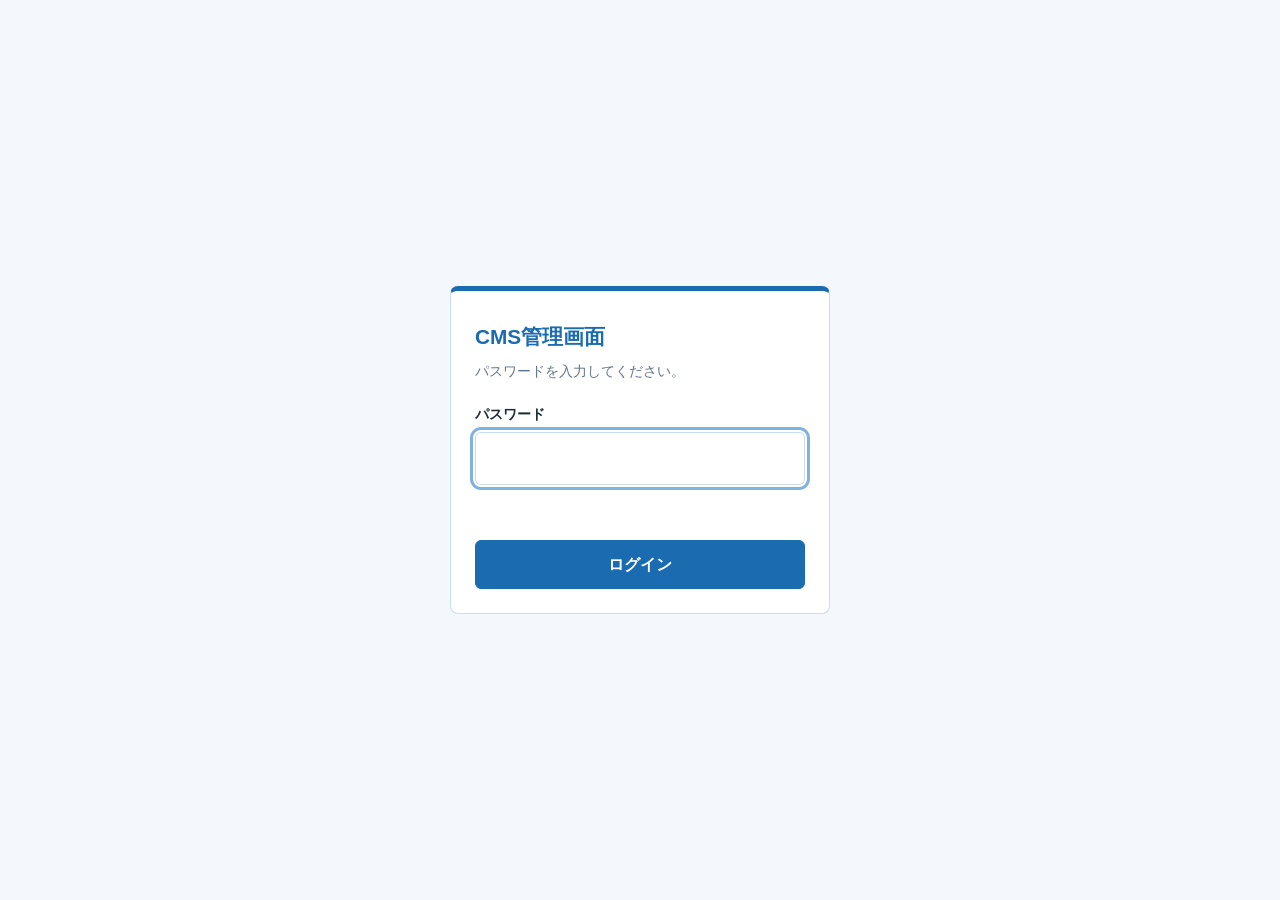
<file: cms.html>
<!DOCTYPE html>
<html lang="ja">
<head>
<meta charset="UTF-8">
<meta name="viewport" content="width=device-width, initial-scale=1">
<meta name="robots" content="noindex, nofollow">
<title>CMS管理画面</title>
<style>
  :root {
    --blue: #1A6BB0;
    --blue-dark: #145489;
    --blue-light: #E8F1F9;
    --blue-line: #C9DDEE;
    --text: #1F2A37;
    --muted: #64748B;
    --bg: #F4F8FC;
    --white: #FFFFFF;
    --danger: #C0392B;
    --danger-bg: #FDECEA;
    --note-bg: #FFF7E0;
    --note-line: #F0D48A;
  }
  * { box-sizing: border-box; }
  html, body { margin: 0; padding: 0; }
  body {
    font-family: -apple-system, BlinkMacSystemFont, "Hiragino Sans", "Hiragino Kaku Gothic ProN", "Yu Gothic", Meiryo, "Noto Sans JP", sans-serif;
    background: var(--bg);
    color: var(--text);
    line-height: 1.7;
    font-size: 16px;
    -webkit-text-size-adjust: 100%;
  }
  button, select, textarea, input { font: inherit; }
  [hidden] { display: none !important; }
  .sr-only {
    position: absolute; width: 1px; height: 1px; padding: 0; margin: -1px;
    overflow: hidden; clip: rect(0 0 0 0); white-space: nowrap; border: 0;
  }

  /* ---------- ログイン ---------- */
  #login {
    min-height: 100vh;
    min-height: 100dvh;
    display: flex;
    align-items: center;
    justify-content: center;
    padding: 20px;
  }
  .login-box {
    width: 100%;
    max-width: 380px;
    background: var(--white);
    border: 1px solid var(--blue-line);
    border-top: 5px solid var(--blue);
    border-radius: 8px;
    padding: 28px 24px 24px;
  }
  .login-box h1 { margin: 0 0 4px; font-size: 1.3rem; color: var(--blue); }
  .login-box p { margin: 0 0 20px; color: var(--muted); font-size: .9rem; }
  label.field, span.field { display: block; font-size: .85rem; font-weight: 600; margin-bottom: 6px; }
  input[type="password"], input[type="url"], input[type="number"] {
    width: 100%;
    padding: 12px 14px;
    border: 1px solid var(--blue-line);
    border-radius: 6px;
    background: var(--white);
    color: var(--text);
    font-size: 16px; /* iOSの自動ズーム防止 */
  }
  .login-error { color: var(--danger); font-size: .88rem; min-height: 1.4em; margin: 8px 0 0; }

  /* ---------- ボタン ---------- */
  .btn {
    appearance: none;
    border: 1px solid var(--blue);
    background: var(--blue);
    color: var(--white);
    padding: 10px 18px;
    min-height: 44px;
    border-radius: 6px;
    font-weight: 600;
    cursor: pointer;
    transition: background .15s, border-color .15s;
  }
  .btn:hover { background: var(--blue-dark); border-color: var(--blue-dark); }
  .btn:disabled { opacity: .55; cursor: default; }
  .btn.ghost { background: var(--white); color: var(--blue); }
  .btn.ghost:hover { background: var(--blue-light); }
  .btn.block { width: 100%; margin-top: 14px; }
  .btn.small { padding: 6px 16px; min-height: 40px; }
  .btn.danger-text { background: var(--white); color: var(--danger); border-color: var(--blue-line); }
  .btn.danger-text:hover { background: var(--danger-bg); }
  :focus-visible { outline: 3px solid #7FB2DE; outline-offset: 2px; }

  /* ---------- ヘッダー ---------- */
  header.top {
    background: var(--blue);
    color: var(--white);
  }
  .top-inner {
    max-width: 960px;
    margin: 0 auto;
    padding: 12px 16px;
    display: flex;
    align-items: center;
    justify-content: space-between;
    gap: 12px;
  }
  .top h1 { margin: 0; font-size: 1.1rem; font-weight: 700; }
  .top .btn.ghost {
    background: transparent;
    color: var(--white);
    border-color: rgba(255,255,255,.7);
    min-height: 38px;
    padding: 4px 14px;
    font-size: .88rem;
  }
  .top .btn.ghost:hover { background: rgba(255,255,255,.15); }

  /* ---------- メイン ---------- */
  main { max-width: 960px; margin: 0 auto; padding: 20px 16px 96px; }
  .picker {
    background: var(--white);
    border: 1px solid var(--blue-line);
    border-radius: 8px;
    padding: 16px;
    display: flex;
    flex-wrap: wrap;
    align-items: flex-end;
    gap: 12px;
  }
  .picker .grow { flex: 1 1 220px; }
  select {
    width: 100%;
    padding: 12px 40px 12px 14px;
    min-height: 46px;
    border: 1px solid var(--blue);
    border-radius: 6px;
    background: var(--white) url("data:image/svg+xml;utf8,<svg xmlns='http://www.w3.org/2000/svg' width='14' height='8' viewBox='0 0 14 8'><path d='M1 1l6 6 6-6' fill='none' stroke='%231A6BB0' stroke-width='2'/></svg>") no-repeat right 14px center;
    -webkit-appearance: none;
    appearance: none;
    color: var(--text);
    font-size: 16px;
  }

  #status { margin: 20px 4px 0; color: var(--muted); font-size: .92rem; }
  #status.error {
    color: var(--danger);
    background: var(--danger-bg);
    border-radius: 6px;
    padding: 10px 14px;
    margin-left: 0; margin-right: 0;
  }
  #notice {
    margin: 16px 0 0;
    background: var(--note-bg);
    border: 1px solid var(--note-line);
    border-radius: 6px;
    padding: 10px 14px;
    font-size: .88rem;
  }
  #hint { margin: 14px 4px 0; color: var(--muted); font-size: .85rem; }

  /* ---------- 一覧 ---------- */
  #list { margin-top: 12px; display: grid; gap: 10px; }
  .row {
    background: var(--white);
    border: 1px solid var(--blue-line);
    border-left: 4px solid var(--blue);
    border-radius: 6px;
    padding: 14px 16px;
    display: grid;
    grid-template-columns: 200px 1fr auto;
    gap: 6px 16px;
    align-items: start;
  }
  #list.can-reorder .row { grid-template-columns: 32px 200px 1fr auto; padding-left: 8px; }
  #list:not(.can-reorder) .handle { display: none; }
  .row.editing, .row.positioning { border-left-color: var(--blue-dark); box-shadow: 0 0 0 2px var(--blue-light); }
  .row.dragging {
    border-left-color: var(--blue-dark);
    box-shadow: 0 8px 24px rgba(20, 84, 137, .25);
    position: relative;
    z-index: 2;
    opacity: .95;
  }
  body.is-dragging { user-select: none; -webkit-user-select: none; cursor: grabbing; }
  .row .label { font-weight: 700; color: var(--blue-dark); word-break: break-word; }
  .row .label .tags { display: flex; flex-wrap: wrap; gap: 4px; margin-top: 4px; }
  .tag {
    display: inline-block;
    font-size: .72rem;
    font-weight: 600;
    line-height: 1.5;
    padding: 1px 8px;
    border-radius: 999px;
    background: var(--blue-light);
    color: var(--blue-dark);
  }
  .row .label .key { display: block; font-weight: 400; font-size: .75rem; color: var(--muted); word-break: break-all; }
  .set-grid { display: grid; grid-template-columns: repeat(auto-fill, minmax(150px, 1fr)); gap: 8px; white-space: normal; }
  .set-card { border: 1px solid var(--blue-line); border-radius: 6px; padding: 8px 10px; background: var(--white); min-width: 0; }
  .set-no { display: block; font-size: .75rem; font-weight: 700; color: var(--blue-dark); margin-bottom: 4px; }
  .set-field { display: block; font-size: .72rem; color: var(--muted); margin: 6px 0 2px; }
  .set-no + .set-field { margin-top: 0; }
  .set-text.strong { font-weight: 700; }
  .row .editing-grid textarea[rows="2"] { min-height: 56px; }
  .set-text { display: block; white-space: pre-wrap; word-break: break-word; font-size: .92rem; line-height: 1.6; }
  .set-text.empty { color: var(--muted); font-style: italic; }
  .editing-grid { margin-top: 8px; grid-template-columns: repeat(auto-fill, minmax(180px, 1fr)); }
  .row .editing-grid textarea { min-height: 96px; padding: 8px 10px; }
  .line-help { margin: 6px 0 0; font-size: .8rem; color: var(--muted); white-space: normal; }
  .line-help.over { color: #8A5A00; background: var(--note-bg); border-radius: 4px; padding: 4px 8px; }
  .tag.warn { background: var(--note-bg); color: #8A5A00; }
  .row .value { white-space: pre-wrap; word-break: break-word; min-width: 0; }
  .row .value.empty { color: var(--muted); font-style: italic; }
  .row .actions { display: flex; gap: 8px; flex-wrap: wrap; justify-content: flex-end; }
  .row textarea {
    width: 100%;
    min-height: 88px;
    padding: 10px 12px;
    border: 1px solid var(--blue);
    border-radius: 6px;
    background: var(--white);
    color: var(--text);
    font-size: 16px;
    line-height: 1.6;
    resize: vertical;
  }
  .btn-cancel { background: var(--white); color: var(--blue); }

  .handle {
    appearance: none;
    border: 0;
    background: transparent;
    width: 32px;
    height: 40px;
    padding: 0;
    border-radius: 4px;
    color: var(--muted);
    cursor: grab;
    touch-action: none;
    display: flex;
    align-items: center;
    justify-content: center;
  }
  .handle:hover { background: var(--blue-light); color: var(--blue); }
  .handle:disabled { cursor: default; opacity: .4; }
  .handle svg { width: 14px; height: 20px; }

  /* 画像の表示 */
  .checker {
    background-color: #fff;
    background-image:
      linear-gradient(45deg, #EEF2F6 25%, transparent 25%, transparent 75%, #EEF2F6 75%),
      linear-gradient(45deg, #EEF2F6 25%, transparent 25%, transparent 75%, #EEF2F6 75%);
    background-size: 16px 16px;
    background-position: 0 0, 8px 8px;
  }
  .thumb {
    display: block;
    max-width: 100%;
    max-height: 180px;
    border: 1px solid var(--blue-line);
    border-radius: 4px;
  }
  .img-url { display: block; margin-top: 4px; font-size: .78rem; color: var(--muted); word-break: break-all; white-space: normal; }

  /* 編集：種類の切替 */
  .seg { display: inline-flex; border: 1px solid var(--blue); border-radius: 6px; overflow: hidden; margin-bottom: 10px; }
  .seg button {
    appearance: none;
    border: 0;
    border-left: 1px solid var(--blue);
    background: var(--white);
    color: var(--blue);
    padding: 6px 14px;
    min-height: 38px;
    font-size: .88rem;
    font-weight: 600;
    cursor: pointer;
  }
  .seg button:first-child { border-left: 0; }
  .seg button[aria-pressed="true"] { background: var(--blue); color: var(--white); }

  /* 編集：画像 */
  .img-editor { display: grid; gap: 10px; white-space: normal; }
  .img-preview {
    min-height: 120px;
    border: 1px solid var(--blue-line);
    border-radius: 6px;
    display: flex;
    align-items: center;
    justify-content: center;
    padding: 8px;
  }
  .img-preview img { max-width: 100%; max-height: 240px; display: block; }
  .img-preview .none { color: var(--muted); font-size: .88rem; }
  .drop {
    position: relative;
    display: block;
    border: 2px dashed var(--blue-line);
    border-radius: 6px;
    padding: 14px;
    text-align: center;
    color: var(--blue);
    font-weight: 600;
    font-size: .92rem;
    cursor: pointer;
    background: var(--white);
  }
  .drop:hover, .drop.over { border-color: var(--blue); background: var(--blue-light); }
  .drop small { display: block; font-weight: 400; color: var(--muted); font-size: .8rem; }
  .drop input[type="file"] { position: absolute; inset: 0; opacity: 0; cursor: pointer; width: 100%; }
  .drop:focus-within { outline: 3px solid #7FB2DE; outline-offset: 2px; }
  .img-file { font-size: .82rem; color: var(--muted); word-break: break-all; }
  .img-row { display: flex; gap: 8px; align-items: center; flex-wrap: wrap; }
  .img-row .grow { flex: 1 1 200px; }
  .img-editor input[type="url"] { padding: 9px 12px; }

  /* ---------- 位置調整パネル ---------- */
  .pos-panel {
    grid-column: 1 / -1;
    border-top: 1px solid var(--blue-line);
    margin-top: 8px;
    padding-top: 14px;
    display: grid;
    grid-template-columns: minmax(220px, 280px) 1fr;
    gap: 16px;
  }
  .pos-controls { display: grid; gap: 14px; align-content: start; }
  .pos-controls .pair { display: grid; grid-template-columns: 1fr 1fr; gap: 10px; }
  .pos-controls input[type="number"] { padding: 8px 10px; }
  .pos-controls .seg { margin-bottom: 0; display: flex; }
  .pos-controls .seg button { flex: 1; padding: 6px 4px; }
  .range-line { display: flex; align-items: center; gap: 10px; }
  .range-line input[type="range"] { flex: 1; accent-color: var(--blue); }
  .range-line output { min-width: 3.6em; text-align: right; font-size: .88rem; color: var(--muted); }
  .pos-buttons { display: flex; gap: 8px; flex-wrap: wrap; }
  .pos-group { display: grid; gap: 12px; }
  .pos-group + .pos-group { border-top: 1px solid var(--blue-line); padding-top: 14px; }
  .pos-group-title { margin: 0; font-size: .92rem; font-weight: 700; color: var(--blue-dark); }
  .pos-controls select { min-height: 42px; padding: 8px 36px 8px 12px; }
  .pos-controls input[type="text"] {
    width: 100%;
    padding: 8px 10px;
    border: 1px solid var(--blue-line);
    border-radius: 6px;
    background: var(--white);
    color: var(--text);
    font-size: 16px;
  }
  .color-line { display: flex; align-items: center; gap: 8px; }
  .color-line input[type="color"] {
    flex: 0 0 44px;
    width: 44px; height: 42px;
    padding: 2px;
    border: 1px solid var(--blue-line);
    border-radius: 6px;
    background: var(--white);
    cursor: pointer;
  }
  .color-line input[type="text"] { flex: 1; min-width: 0; font-family: ui-monospace, Menlo, Consolas, monospace; }
  .color-line.unset input[type="color"] { opacity: .35; }
  .swatches { display: flex; flex-wrap: wrap; gap: 6px; margin-top: 8px; }
  .swatch {
    appearance: none;
    width: 30px; height: 30px;
    padding: 0;
    border: 1px solid var(--blue-line);
    border-radius: 50%;
    cursor: pointer;
  }
  .swatch[aria-pressed="true"] { box-shadow: 0 0 0 2px var(--white), 0 0 0 4px var(--blue); }
  .mini-btn { min-height: 34px !important; padding: 2px 10px !important; flex: 0 0 auto; }
  .pv-wrap { min-width: 0; }
  .pv-frame {
    position: relative;
    overflow: hidden;
    border: 1px dashed var(--blue);
    border-radius: 6px;
    padding: 24px 16px;
    min-height: 180px;
    background-color: var(--white);
    background-image:
      linear-gradient(var(--blue-light) 1px, transparent 1px),
      linear-gradient(90deg, var(--blue-light) 1px, transparent 1px);
    background-size: 20px 20px;
  }
  /* 白っぽい文字色のときは背景を暗くして見えるようにする */
  .pv-frame.dark {
    background-color: #3A4656;
    background-image:
      linear-gradient(rgba(255,255,255,.08) 1px, transparent 1px),
      linear-gradient(90deg, rgba(255,255,255,.08) 1px, transparent 1px);
  }
  .pv-target {
    cursor: move;
    touch-action: none;
    outline: 1px dashed transparent;
    outline-offset: 2px;
    white-space: pre-wrap;
    word-break: break-word;
    user-select: none;
    -webkit-user-select: none;
  }
  .pv-target:hover, .pv-target.moving { outline-color: var(--blue); }
  .pv-target:focus-visible { outline: 2px solid var(--blue); }
  img.pv-target { display: block; max-width: none; height: auto; -webkit-user-drag: none; }
  .pv-note { margin: 6px 0 0; font-size: .8rem; color: var(--muted); }

  /* ---------- トースト ---------- */
  #toast {
    position: fixed;
    left: 50%;
    bottom: calc(24px + env(safe-area-inset-bottom, 0px));
    transform: translate(-50%, 20px);
    background: var(--blue-dark);
    color: var(--white);
    padding: 12px 22px;
    border-radius: 8px;
    font-weight: 600;
    box-shadow: 0 6px 20px rgba(20, 84, 137, .35);
    opacity: 0;
    pointer-events: none;
    transition: opacity .2s, transform .2s;
    z-index: 10;
    max-width: calc(100% - 32px);
    text-align: center;
  }
  #toast.show { opacity: 1; transform: translate(-50%, 0); }
  #toast.error { background: var(--danger); }

  /* ---------- スマホ ---------- */
  @media (max-width: 640px) {
    .row { grid-template-columns: 1fr; gap: 6px; padding: 14px; }
    #list.can-reorder .row { grid-template-columns: 32px minmax(0, 1fr); padding-left: 6px; }
    #list.can-reorder .row > .handle { grid-row: 1 / span 3; }
    #list.can-reorder .row > .label,
    #list.can-reorder .row > .value,
    #list.can-reorder .row > .actions { grid-column: 2; }
    .row .actions .btn { flex: 1; }
    .row:not(.editing) .actions .btn { flex: 0 0 auto; min-width: 96px; }
    .pos-panel { grid-template-columns: 1fr; }
    .top h1 { font-size: 1rem; }
  }
  @media (prefers-reduced-motion: reduce) {
    * { transition: none !important; }
  }
</style>
</head>
<body>

<!-- ログイン画面 -->
<section id="login">
  <form class="login-box" id="loginForm" autocomplete="off">
    <h1>CMS管理画面</h1>
    <p>パスワードを入力してください。</p>
    <label class="field" for="pw">パスワード</label>
    <input type="password" id="pw" autocomplete="current-password" required>
    <p class="login-error" id="loginError" role="alert"></p>
    <button type="submit" class="btn block">ログイン</button>
  </form>
</section>

<!-- 管理画面 -->
<div id="app" hidden>
  <header class="top">
    <div class="top-inner">
      <h1>CMS管理画面</h1>
      <button type="button" class="btn ghost" id="logoutBtn">ログアウト</button>
    </div>
  </header>

  <main>
    <div class="picker">
      <div class="grow">
        <label class="field" for="sectionSelect">セクション</label>
        <select id="sectionSelect"></select>
      </div>
      <button type="button" class="btn ghost" id="reloadBtn">再読み込み</button>
    </div>

    <p id="notice" hidden></p>
    <p id="status">セクションを選択してください。</p>
    <p id="hint" hidden>左端の ⋮⋮ をドラッグすると並び順を変えられます（キーボードでは ↑↓ キー）。</p>
    <div id="list"></div>
  </main>
</div>

<div id="toast" role="status" aria-live="polite"></div>

<script>
(function () {
  'use strict';

  /* ===== 設定 ===== */
  var SUPABASE_URL = 'https://hbmdcaajeapvpanexswd.supabase.co';
  var SUPABASE_KEY = 'eyJhbGciOiJIUzI1NiIsInR5cCI6IkpXVCJ9.eyJpc3MiOiJzdXBhYmFzZSIsInJlZiI6ImhibWRjYWFqZWFwdnBhbmV4c3dkIiwicm9sZSI6ImFub24iLCJpYXQiOjE3ODk5MzEzMTcsImV4cCI6MjEwNTUwNzMxN30.YDtLTQ-Wd-mAvnh_ek1FgyR5vP5h_nZvIVBZdqL7uLQ';
  var TABLE = 'site_content';
  var PASSWORD = 'setsubi2026';

  // テーブルの列名（実際の列名が違う場合はここを変更）
  var COL_SECTION = 'section';
  var COL_LABEL = 'label';
  var COL_VALUE = 'value';
  var COL_ID = 'id';
  var COL_ORDER = 'sort_order'; // 並び順（integer）。列が無ければ並べ替えは無効になる
  var COL_STYLE = 'style';      // 位置情報（jsonb）。列が無ければ位置調整は無効になる
  var COL_KEY = 'content_key';  // index.html の data-content-key と対応する列

  // 並び順の基準にする公開ページ。CMSと同じサーバーにあれば、毎回最新の順番を読み取る
  var PAGE_URL = './index.html';
  // true にすると、ページ順ではなくドラッグでの手動並べ替えに戻る
  var MANUAL_ORDER = false;
  // まとめて編集するカード
  //  stem   … 1カード1項目。末尾の番号を除いたキー（例：section02.card01〜05）
  //  prefix … 1カードに複数の項目。prefix + カード名 + '.' + 項目名（例：section01.benefit.beginner.title）
  var CARD_SETS = [
    { prefix: 'section01.benefit.', name: 'カード', fields: { title: '見出し', body: '説明' } },
    { stem: 'section02.card', name: 'カード' }
  ];

  // index.html の順番（data-content-key を上から順に並べたもの）。
  // PAGE_URL から最新の index.html を読めなかった場合に使います。
  var PAGE_DEFAULT = {
    titles: {
      "section01": "工具の名前も知らなかった人が、ここでは【できる人】になる。",
      "section02": "ひとつでも当てはまれば、まず話を聞きに来てください。",
      "section03": "設備技研はここが凄い！働きやすさの改善に本気で取り組んでいます",
      "section04": "どんな仕事をするの？",
      "section05": "入社したら、どんな1日を過ごすの？",
      "section06": "先輩たちのリアルな声",
      "section07": "求人情報詳細",
      "section08": "会社の歩み",
      "section09": "代表・専務メッセージ",
      "section10": "こんなバックグラウンドの先輩が働いています",
      "section11": "正直に言います。これが設備技研のホンネです。",
      "section12": "まずは、話を聞いてみるだけでいい。",
      "footer": "フッター"
    },
    // 同じ親要素の中で連番になっている行（例：body.line01〜04）を1つの文章としてまとめる
    groups: [
      {"list":false,"keys":["section01.title.line01","section01.title.line02","section01.title.line03","section01.title.line04"]},
      {"list":false,"keys":["section01.body.line01","section01.body.line02","section01.body.line03","section01.body.line04"]},
      {"list":false,"keys":["section02.title.line01","section02.title.line02"]},
      {"list":false,"keys":["section02.reassurance.line01","section02.reassurance.line02"]},
      {"list":false,"keys":["section03.title.line01","section03.title.line02","section03.title.line03"]},
      {"list":false,"keys":["section03.reason01.body01","section03.reason01.body02","section03.reason01.body03","section03.reason01.body04","section03.reason01.body05"]},
      {"list":false,"keys":["section03.reason02.body01","section03.reason02.body02","section03.reason02.body03","section03.reason02.body04","section03.reason02.body05","section03.reason02.body06"]},
      {"list":false,"keys":["section03.reason03.body01","section03.reason03.body02","section03.reason03.body03","section03.reason03.body04","section03.reason03.body05","section03.reason03.body06"]},
      {"list":false,"keys":["section03.reason04.body01","section03.reason04.body02","section03.reason04.body03","section03.reason04.body04"]},
      {"list":false,"keys":["section03.reason05.body01","section03.reason05.body02","section03.reason05.body03"]},
      {"list":false,"keys":["section04.job01.body01","section04.job01.body02","section04.job01.body03","section04.job01.body04","section04.job01.body05","section04.job01.body06","section04.job01.body07","section04.job01.body08"]},
      {"list":false,"keys":["section04.job02.body01","section04.job02.body02","section04.job02.body03","section04.job02.body04","section04.job02.body05","section04.job02.body06"]},
      {"list":false,"keys":["section04.job03.body01","section04.job03.body02","section04.job03.body03","section04.job03.body04","section04.job03.body05","section04.job03.body06"]},
      {"list":false,"keys":["section04.job04.body01","section04.job04.body02","section04.job04.body03","section04.job04.body04","section04.job04.body05"]},
      {"list":false,"keys":["section04.job05.body01","section04.job05.body02","section04.job05.body03"]},
      {"list":false,"keys":["section05.manager.0800.body01","section05.manager.0800.body02"]},
      {"list":false,"keys":["section05.manager.0830.body01","section05.manager.0830.body02","section05.manager.0830.body03"]},
      {"list":false,"keys":["section06.title.line01","section06.title.line02"]},
      {"list":false,"keys":["section06.voice01.body01","section06.voice01.body02","section06.voice01.body03"]},
      {"list":false,"keys":["section06.voice02.body01","section06.voice02.body02","section06.voice02.body03"]},
      {"list":false,"keys":["section07.jobtype.line01","section07.jobtype.line02"]},
      {"list":false,"keys":["section07.salary.line01","section07.salary.line02"]},
      {"list":true,"keys":["section07.requirements.welcome.01","section07.requirements.welcome.02","section07.requirements.welcome.03","section07.requirements.welcome.04","section07.requirements.welcome.05","section07.requirements.welcome.06","section07.requirements.welcome.07","section07.requirements.welcome.08"]},
      {"list":true,"keys":["section07.holidays.01","section07.holidays.02","section07.holidays.03"]},
      {"list":true,"keys":["section07.benefits.01","section07.benefits.02","section07.benefits.03","section07.benefits.04","section07.benefits.05","section07.benefits.06"]},
      {"list":false,"keys":["section09.left.body01","section09.left.body02","section09.left.body03","section09.left.body04","section09.left.body05","section09.left.body06"]},
      {"list":false,"keys":["section09.right.body01","section09.right.body02","section09.right.body03","section09.right.body04","section09.right.body05","section09.right.body06"]},
      {"list":true,"keys":["section10.card01.item01","section10.card01.item02","section10.card01.item03","section10.card01.item04","section10.card01.item05","section10.card01.item06"]},
      {"list":true,"keys":["section10.card02.item01","section10.card02.item02"]},
      {"list":false,"keys":["section11.title.line01","section11.title.line02"]},
      {"list":false,"keys":["section11.point01.body01","section11.point01.body02","section11.point01.body03","section11.point01.body04","section11.point01.body05","section11.point01.body06"]},
      {"list":false,"keys":["section11.point02.body01","section11.point02.body02","section11.point02.body03","section11.point02.body04","section11.point02.body05","section11.point02.body06","section11.point02.body07","section11.point02.body08"]},
      {"list":false,"keys":["section11.point03.body01","section11.point03.body02","section11.point03.body03","section11.point03.body04","section11.point03.body05","section11.point03.body06","section11.point03.body07"]},
      {"list":false,"keys":["section11.point04.body01","section11.point04.body02","section11.point04.body03","section11.point04.body04","section11.point04.body05","section11.point04.body06","section11.point04.body07","section11.point04.body08"]},
      {"list":false,"keys":["section12.body01","section12.body02","section12.body03","section12.body04","section12.body05"]}
    ],
    keys: [
    "section01.label", "section01.lead", "section01.title.line01", "section01.title.line02",
    "section01.title.line03", "section01.title.line04", "section01.body.line01", "section01.body.line02",
    "section01.body.line03", "section01.body.line04", "section01.benefit.beginner.title",
    "section01.benefit.beginner.body", "section01.benefit.interview.title",
    "section01.benefit.interview.body", "section01.benefit.salary.title", "section01.benefit.salary.body",
    "section02.label", "section02.title.line01", "section02.title.line02", "section02.card01",
    "section02.card02", "section02.card03", "section02.card04", "section02.card05",
    "section02.reassurance.line01", "section02.reassurance.line02", "section03.label",
    "section03.title.line01", "section03.title.line02", "section03.title.line03", "section03.reason01.title",
    "section03.reason01.body01", "section03.reason01.body02", "section03.reason01.body03",
    "section03.reason01.body04", "section03.reason01.body05", "section03.reason02.title",
    "section03.reason02.body01", "section03.reason02.body02", "section03.reason02.body03",
    "section03.reason02.body04", "section03.reason02.body05", "section03.reason02.body06",
    "section03.reason03.title", "section03.reason03.body01", "section03.reason03.body02",
    "section03.reason03.body03", "section03.reason03.body04", "section03.reason03.body05",
    "section03.reason03.body06", "section03.reason04.title", "section03.reason04.body01",
    "section03.reason04.body02", "section03.reason04.body03", "section03.reason04.body04",
    "section03.reason05.title", "section03.reason05.body01", "section03.reason05.body02",
    "section03.reason05.body03", "section04.label", "section04.title", "section04.job01.title",
    "section04.job01.body01", "section04.job01.body02", "section04.job01.body03", "section04.job01.body04",
    "section04.job01.body05", "section04.job01.body06", "section04.job01.body07", "section04.job01.body08",
    "section04.job02.title", "section04.job02.body01", "section04.job02.body02", "section04.job02.body03",
    "section04.job02.body04", "section04.job02.body05", "section04.job02.body06", "section04.job03.title",
    "section04.job03.body01", "section04.job03.body02", "section04.job03.body03", "section04.job03.body04",
    "section04.job03.body05", "section04.job03.body06", "section04.job04.title", "section04.job04.body01",
    "section04.job04.body02", "section04.job04.body03", "section04.job04.body04", "section04.job04.body05",
    "section04.job05.title", "section04.job05.body01", "section04.job05.body02", "section04.job05.body03",
    "section05.label", "section05.title", "section05.manager.heading", "section05.manager.0800.title",
    "section05.manager.0800.body01", "section05.manager.0800.body02", "section05.manager.0830.title",
    "section05.manager.0830.body01", "section05.manager.0830.body02", "section05.manager.0830.body03",
    "section05.manager.1200.title", "section05.manager.1200.body01", "section05.manager.1300.title",
    "section05.manager.1300.body01", "section05.manager.1330.title", "section05.manager.1700.title",
    "section05.manager.1700.body01", "section05.craftsman.heading", "section05.craftsman.0800.title",
    "section05.craftsman.0830.title", "section05.craftsman.0830.body01", "section05.craftsman.1000.title",
    "section05.craftsman.1000.body01", "section05.craftsman.1200.title", "section05.craftsman.1300.title",
    "section05.craftsman.1330.title", "section05.craftsman.1500.title", "section05.craftsman.1730.title",
    "section05.craftsman.1730.body01", "section06.label", "section06.title.line01", "section06.title.line02",
    "section06.note", "section06.voice01.name", "section06.voice01.catch", "section06.voice01.body01",
    "section06.voice01.body02", "section06.voice01.body03", "section06.voice02.name",
    "section06.voice02.catch", "section06.voice02.body01", "section06.voice02.body02",
    "section06.voice02.body03", "section07.label", "section07.title", "section07.jobtype.title",
    "section07.jobtype.line01", "section07.jobtype.line02", "section07.employment.title",
    "section07.employment.line01", "section07.salary.title", "section07.salary.line01",
    "section07.salary.line02", "section07.salary.note", "section07.hours.title", "section07.hours.line01",
    "section07.requirements.title", "section07.requirements.required.heading",
    "section07.requirements.required.age", "section07.requirements.required.license",
    "section07.requirements.welcome.heading", "section07.requirements.welcome.01",
    "section07.requirements.welcome.02", "section07.requirements.welcome.03",
    "section07.requirements.welcome.04", "section07.requirements.welcome.05",
    "section07.requirements.welcome.06", "section07.requirements.welcome.07",
    "section07.requirements.welcome.08", "section07.holidays.title", "section07.holidays.01",
    "section07.holidays.02", "section07.holidays.03", "section07.holidays.note", "section07.location.title",
    "section07.location.line01", "section07.location.note", "section07.benefits.title",
    "section07.benefits.01", "section07.benefits.02", "section07.benefits.03", "section07.benefits.04",
    "section07.benefits.05", "section07.benefits.06", "section08.label", "section08.title", "section08.lead",
    "section08.history.heading", "section08.history.1992", "section08.history.1997", "section08.history.2000",
    "section08.history.2003", "section08.history.2007", "section08.history.2009", "section08.history.2026",
    "section09.label", "section09.title", "section09.left.role", "section09.left.heading",
    "section09.left.body01", "section09.left.body02", "section09.left.body03", "section09.left.body04",
    "section09.left.body05", "section09.left.body06", "section09.right.role", "section09.right.heading",
    "section09.right.body01", "section09.right.body02", "section09.right.body03", "section09.right.body04",
    "section09.right.body05", "section09.right.body06", "section09.closing", "section10.label",
    "section10.eyebrow", "section10.title", "section10.card01.title", "section10.card01.item01",
    "section10.card01.item02", "section10.card01.item03", "section10.card01.item04",
    "section10.card01.item05", "section10.card01.item06", "section10.card02.title", "section10.card02.item01",
    "section10.card02.item02", "section10.card03.title", "section10.card03.item01", "section10.summary",
    "section10.script", "section11.label", "section11.sub", "section11.title.line01",
    "section11.title.line02", "section11.lead", "section11.point01.title", "section11.point01.body01",
    "section11.point01.body02", "section11.point01.body03", "section11.point01.body04",
    "section11.point01.body05", "section11.point01.body06", "section11.point02.title",
    "section11.point02.body01", "section11.point02.body02", "section11.point02.body03",
    "section11.point02.body04", "section11.point02.body05", "section11.point02.body06",
    "section11.point02.body07", "section11.point02.body08", "section11.point03.title",
    "section11.point03.body01", "section11.point03.body02", "section11.point03.body03",
    "section11.point03.body04", "section11.point03.body05", "section11.point03.body06",
    "section11.point03.body07", "section11.point04.title", "section11.point04.body01",
    "section11.point04.body02", "section11.point04.body03", "section11.point04.body04",
    "section11.point04.body05", "section11.point04.body06", "section11.point04.body07",
    "section11.point04.body08", "section11.faq.heading", "section11.faq.note", "section11.faq01.q",
    "section11.faq01.a", "section11.faq02.q", "section11.faq02.a", "section11.faq03.q", "section11.faq03.a",
    "section12.label", "section12.sub", "section12.title", "section12.body01", "section12.body02",
    "section12.body03", "section12.body04", "section12.body05", "section12.form.title", "section12.form.lead",
    "section12.form.badge", "section12.form.submit", "footer.message"
    ]
  };

  // 文字の設定で選べるフォント（value がそのまま CSS の font-family として保存されます）
  // 公開サイトでWebフォント（Google Fontsなど）を読み込んでいれば、ここに追加できます
  var FONT_PRESETS = [
    { label: 'ゴシック体', value: '\"Hiragino Sans\", \"Hiragino Kaku Gothic ProN\", \"Yu Gothic\", YuGothic, Meiryo, \"Noto Sans JP\", sans-serif' },
    { label: '明朝体', value: '\"Hiragino Mincho ProN\", \"Yu Mincho\", YuMincho, \"Noto Serif JP\", serif' },
    { label: '丸ゴシック体', value: '\"Hiragino Maru Gothic ProN\", \"Zen Maru Gothic\", \"M PLUS Rounded 1c\", \"Kosugi Maru\", sans-serif' },
    { label: '等幅', value: 'Osaka-Mono, \"MS Gothic\", \"Noto Sans Mono\", monospace' }
  ];
  // 文字色のよく使う色（サイトのブランドカラーに書き換えてください）
  var COLOR_SWATCHES = ['#000000', '#333333', '#FFFFFF', '#1A6BB0', '#C0392B', '#E67E22'];
  // 文字の大きさの範囲（px）
  var FONT_SIZE_MIN = 10, FONT_SIZE_MAX = 80;

  // 画像の保存先（Supabase Storage の公開バケット名）
  var STORAGE_BUCKET = 'cms-images';
  // Storageが使えない時、画像をデータとして直接保存するか確認する
  var ALLOW_INLINE_FALLBACK = true;
  // アップロード前に縮小する長辺の最大ピクセル
  var IMAGE_MAX_SIDE = 1920;

  /* ===== 要素 ===== */
  var $ = function (id) { return document.getElementById(id); };
  var loginEl = $('login'), appEl = $('app');
  var pwEl = $('pw'), loginError = $('loginError');
  var selectEl = $('sectionSelect'), listEl = $('list'), statusEl = $('status'), toastEl = $('toast');
  var noticeEl = $('notice'), hintEl = $('hint');
  var loadSeq = 0, toastTimer = null;
  var features = { order: false, style: false };
  var orderSaving = false;

  /* ===== Supabase REST ===== */
  function headers(extra) {
    var h = { 'apikey': SUPABASE_KEY, 'Authorization': 'Bearer ' + SUPABASE_KEY };
    for (var k in (extra || {})) h[k] = extra[k];
    return h;
  }
  function endpoint(query) {
    return SUPABASE_URL + '/rest/v1/' + TABLE + '?' + query;
  }
  function errorText(res, body) {
    var msg = (body && (body.message || body.error_description || body.error || body.hint)) || ('HTTP ' + res.status);
    return msg;
  }

  async function fetchSection(section) {
    var base = 'select=*&' + COL_SECTION + '=eq.' + encodeURIComponent(section);
    // 並び順列 → id → 並び順なし の順に試す（列が無いと400になる）
    var tries = [
      '&order=' + COL_ORDER + '.asc.nullslast,' + COL_ID + '.asc',
      '&order=' + COL_ID + '.asc',
      ''
    ];
    var res;
    for (var i = 0; i < tries.length; i++) {
      res = await fetch(endpoint(base + tries[i]), { headers: headers() });
      if (res.status !== 400) break;
    }
    var body = await res.json().catch(function () { return null; });
    if (!res.ok) throw new Error(errorText(res, body));
    return body || [];
  }

  function rowFilter(row) {
    if (row[COL_ID] !== undefined && row[COL_ID] !== null) {
      return COL_ID + '=eq.' + encodeURIComponent(row[COL_ID]);
    }
    return COL_SECTION + '=eq.' + encodeURIComponent(row[COL_SECTION]) +
           '&' + COL_LABEL + '=eq.' + encodeURIComponent(row[COL_LABEL]);
  }

  /* ===== 複数行を1つの文章として扱う ===== */
  function splitLines(text, n) {
    var lines = String(text).replace(/\r\n?/g, '\n').split('\n');
    while (lines.length > n && lines[lines.length - 1] === '') lines.pop();
    // 行数を超えた分は最後の行に改行付きでまとめる（ページ側で<br>として表示される）
    if (lines.length > n) lines = lines.slice(0, n - 1).concat([lines.slice(n - 1).join('\n')]);
    while (lines.length < n) lines.push('');
    return lines;
  }
  function joinLines(members) {
    var lines = members.map(function (m) { return valueText(m[COL_VALUE]); });
    while (lines.length > 1 && lines[lines.length - 1] === '') lines.pop();
    return lines.join('\n');
  }

  function makeGroupRow(members, meta) {
    var first = members[0], last = members[members.length - 1];
    var fl = valueText(first[COL_LABEL]), ll = valueText(last[COL_LABEL]);
    var g = {
      __group: members,
      __list: !!meta.list,
      __set: !!meta.set,
      __setName: meta.name,
      __fieldLabels: meta.fieldLabels || null,
      __firstKey: first[COL_KEY],
      __lastKey: last[COL_KEY]
    };
    g[COL_SECTION] = first[COL_SECTION];
    g[COL_LABEL] = fl === ll ? fl : fl + ' 〜 ' + ll;
    g[COL_VALUE] = meta.set
      ? members.map(function (m) { return brToNewline(valueText(m[COL_VALUE])); }).join('\n\n')
      : joinLines(members);
    if (COL_STYLE in first) g[COL_STYLE] = first[COL_STYLE];
    if (meta.set) {
      // カードごとに [項目の行…]（データが無い項目は null）
      g.__cards = meta.cards.map(function (keys) {
        return keys.map(function (k) {
          return members.find(function (m) { return valueText(m[COL_KEY]) === k; }) || null;
        });
      }).filter(function (card) { return card.some(Boolean); });
    }
    return g;
  }

  // ページ順に並んだ行を、文章のまとまりごとにまとめる
  function groupRows(rows) {
    var out = [], used = new Set();
    rows.forEach(function (r) {
      if (used.has(r)) return;
      var meta = pageOrder.groupOf[valueText(r[COL_KEY])];
      if (meta) {
        var members = meta.keys.map(function (k) {
          return rows.find(function (x) { return valueText(x[COL_KEY]) === k; });
        }).filter(Boolean);
        var ok = members.length > 1 && members.every(function (m) {
          var v = valueText(m[COL_VALUE]);
          return !used.has(m) && !isImageValue(v) && (meta.set || !/\n|<br\s*\/?>/i.test(v));
        });
        if (ok) {
          members.forEach(function (m) { used.add(m); });
          out.push(makeGroupRow(members, meta));
          return;
        }
      }
      used.add(r);
      out.push(r);
    });
    return out;
  }

  function brToNewline(v) { return String(v).replace(/<br\s*\/?>/gi, '\n'); }
  // 元の値が <br> で改行していた場合は同じ書き方で保存する
  function restoreBreaks(original, edited) {
    var text = String(edited).replace(/\r\n?/g, '\n');
    if (/<br\s*\/?>/i.test(original) && !/\n/.test(original)) return text.replace(/\n/g, '<br>');
    return text;
  }

  // カードのまとまりを保存する（変更されたカードだけ更新）
  async function saveSet(g, texts) {
    var members = g.__group;
    var jobs = [];
    members.forEach(function (m, i) {
      var orig = valueText(m[COL_VALUE]);
      if (brToNewline(orig) === texts[i].replace(/\r\n?/g, '\n')) return;
      var p = {}; p[COL_VALUE] = restoreBreaks(orig, texts[i]);
      jobs.push(patchRow(m, p).then(function (u) { m[COL_VALUE] = u[COL_VALUE]; }));
    });
    var results = await Promise.allSettled(jobs);
    g[COL_VALUE] = members.map(function (m) { return brToNewline(valueText(m[COL_VALUE])); }).join('\n\n');
    var failed = results.filter(function (r) { return r.status === 'rejected'; });
    if (failed.length) throw failed[0].reason;
    return jobs.length;
  }

  async function patchGroup(g, payload) {
    var members = g.__group;
    var jobs = [];
    if (COL_VALUE in payload) {
      var lines = splitLines(payload[COL_VALUE], members.length);
      members.forEach(function (m, i) {
        if (valueText(m[COL_VALUE]) === lines[i]) return;
        var p = {}; p[COL_VALUE] = lines[i];
        jobs.push(patchRow(m, p).then(function (u) { m[COL_VALUE] = u[COL_VALUE]; }));
      });
    }
    if (COL_STYLE in payload) {
      members.forEach(function (m) {
        var p = {}; p[COL_STYLE] = payload[COL_STYLE];
        jobs.push(patchRow(m, p).then(function (u) { m[COL_STYLE] = u[COL_STYLE]; }));
      });
    }
    var results = await Promise.allSettled(jobs);
    var failed = results.filter(function (r) { return r.status === 'rejected'; });
    if (failed.length) throw failed[0].reason;
    var updated = {};
    updated[COL_VALUE] = joinLines(members);
    if (COL_STYLE in members[0]) updated[COL_STYLE] = members[0][COL_STYLE];
    return updated;
  }

  async function patchRow(row, payload) {
    if (row.__group) return patchGroup(row, payload);
    var res = await fetch(endpoint(rowFilter(row)), {
      method: 'PATCH',
      headers: headers({ 'Content-Type': 'application/json', 'Prefer': 'return=representation' }),
      body: JSON.stringify(payload)
    });
    var body = await res.json().catch(function () { return null; });
    if (!res.ok) throw new Error(errorText(res, body));
    // RLSで更新が許可されていない場合、エラーにならず0件更新になる
    if (!body || body.length === 0) {
      throw new Error('更新できませんでした。SupabaseのRLS（UPDATEポリシー）を確認してください。');
    }
    return body[0];
  }

  /* ===== ページ（index.html）の順番 ===== */
  var pageOrder = buildPageOrder(PAGE_DEFAULT.keys, PAGE_DEFAULT.titles, PAGE_DEFAULT.groups, false);

  function buildPageOrder(keys, titles, groups, live) {
    var index = Object.create(null);
    keys.forEach(function (k, i) { if (!(k in index)) index[k] = i; });
    var groupOf = Object.create(null);
    (groups || []).forEach(function (g) {
      g.keys.forEach(function (k) { groupOf[k] = g; });
    });
    // カードのまとまり（ページ上の順番どおり）
    var esc = function (t) { return t.replace(/[.*+?^${}()|[\]\\]/g, '\\$&'); };
    var byPos = function (a, b) { return index[a] - index[b]; };
    CARD_SETS.forEach(function (c) {
      var cards = [], fieldLabels = null;
      if (c.stem) {
        var re = new RegExp('^' + esc(c.stem) + '\\d+$');
        cards = Object.keys(index).filter(function (k) { return re.test(k); }).sort(byPos)
          .map(function (k) { return [k]; });
      } else if (c.prefix && c.fields) {
        var names = Object.keys(c.fields);
        fieldLabels = names.map(function (n) { return c.fields[n]; });
        var reP = new RegExp('^' + esc(c.prefix) + '([^.]+)\\.(' + names.map(esc).join('|') + ')$');
        var ids = [];
        Object.keys(index).sort(byPos).forEach(function (k) {
          var m = reP.exec(k);
          if (m && ids.indexOf(m[1]) === -1) ids.push(m[1]);
        });
        cards = ids.map(function (id) {
          return names.map(function (n) { return c.prefix + id + '.' + n; });
        });
      }
      var keys = [].concat.apply([], cards).filter(function (k) { return k in index; });
      if (cards.length < 2 || !keys.length) return;
      var g = { keys: keys, cards: cards, fieldLabels: fieldLabels, set: true, name: c.name || '項目' };
      keys.forEach(function (k) { groupOf[k] = g; });
    });
    return { index: index, titles: titles || {}, groupOf: groupOf, live: live };
  }

  // 同じ親要素の直下で、末尾の番号だけが違うキーが続く場合に1つの文章とみなす
  function detectGroups(doc) {
    var groups = [], cur = null, prev = null;
    doc.querySelectorAll('[data-content-key]').forEach(function (e) {
      var k = e.getAttribute('data-content-key');
      var stem = k.replace(/\d+$/, '');
      if (stem !== k && cur && prev && prev.parentElement === e.parentElement && cur.stem === stem) {
        cur.keys.push(k);
      } else {
        cur = stem !== k ? { stem: stem, keys: [k], list: e.tagName === 'LI' } : null;
        if (cur) groups.push(cur);
      }
      prev = e;
    });
    return groups.filter(function (g) { return g.keys.length > 1; });
  }

  // index.html を読み込み、data-content-key の出現順とセクション見出しを取得する
  async function loadPageOrder() {
    if (!PAGE_URL) return;
    try {
      var res = await fetch(PAGE_URL, { cache: 'no-cache' });
      if (!res.ok) return;
      var doc = new DOMParser().parseFromString(await res.text(), 'text/html');
      var keys = Array.prototype.map.call(doc.querySelectorAll('[data-content-key]'), function (e) {
        return e.getAttribute('data-content-key');
      });
      if (!keys.length) return;
      var titles = { footer: 'フッター' };
      doc.querySelectorAll('section[id]').forEach(function (sec) {
        var m = /^section-(\d+)$/.exec(sec.id);
        if (!m) return;
        var h = (sec.getAttribute('aria-labelledby') && doc.getElementById(sec.getAttribute('aria-labelledby'))) ||
                sec.querySelector('h1, h2');
        if (h) titles['section' + m[1]] = h.textContent.replace(/\s+/g, '');
      });
      pageOrder = buildPageOrder(keys, titles, detectGroups(doc), true);
    } catch (e) {
      // 読めない場合（ローカルで開いている等）は埋め込みの順番を使う
    }
  }

  function keyPos(key) {
    if (key === null || key === undefined) return null;
    var p = pageOrder.index[String(key)];
    return p === undefined ? null : p;
  }
  function comparePos(a, b) {
    if (a === b) return 0;
    if (a === null) return 1;
    if (b === null) return -1;
    return a - b;
  }
  // ページ上の順番に並べる（ページに無い項目は末尾、元の順番のまま）
  function sortRowsByPage(rows) {
    return rows
      .map(function (r, i) { return { r: r, i: i, p: keyPos(r[COL_KEY]) }; })
      .sort(function (a, b) { return comparePos(a.p, b.p) || a.i - b.i; })
      .map(function (x) { return x.r; });
  }
  function titleFor(sectionName, firstKey) {
    if (firstKey) {
      var t = pageOrder.titles[String(firstKey).split('.')[0]];
      if (t) return t;
    }
    var m = /^section-?(\d+)$/.exec(sectionName);
    return m ? (pageOrder.titles['section' + m[1]] || '') : '';
  }

  // DB内のセクション一覧を、ページ上で最初に出てくる位置の順に並べて返す
  async function fetchSections() {
    var res = await fetch(endpoint('select=' + COL_SECTION + ',' + COL_KEY), { headers: headers() });
    if (res.status === 400) res = await fetch(endpoint('select=' + COL_SECTION), { headers: headers() });
    var body = await res.json().catch(function () { return null; });
    if (!res.ok) throw new Error(errorText(res, body));
    var info = Object.create(null);
    (body || []).forEach(function (r) {
      if (r[COL_SECTION] === null || r[COL_SECTION] === undefined) return;
      var name = String(r[COL_SECTION]);
      var inf = info[name] || (info[name] = { name: name, pos: null, key: null });
      var p = keyPos(r[COL_KEY]);
      if (p !== null && (inf.pos === null || p < inf.pos)) { inf.pos = p; inf.key = r[COL_KEY]; }
    });
    return Object.keys(info).map(function (k) { return info[k]; }).sort(function (a, b) {
      return comparePos(a.pos, b.pos) || a.name.localeCompare(b.name, 'ja', { numeric: true });
    });
  }

  /* ===== 画像 ===== */
  var IMG_EXT_RE = /\.(png|jpe?g|gif|webp|svg|avif|bmp)(\?[^\s]*)?$/i;
  var IMG_LABEL_RE = /画像|写真|イメージ|ロゴ|アイコン|バナー|サムネ|image|img|photo|picture|logo|icon|banner|thumb/i;

  function isImageValue(v) {
    if (!v || /\s/.test(v.trim())) return false;
    v = v.trim();
    if (/^data:image\//i.test(v)) return true;
    if (!/^(https?:)?\/\//i.test(v) && v.charAt(0) !== '/') return false;
    return IMG_EXT_RE.test(v) || v.indexOf('/storage/v1/object/public/') !== -1;
  }
  function isImageRow(row) {
    if (row.__group) return false;
    var v = valueText(row[COL_VALUE]);
    if (v) return isImageValue(v);
    return IMG_LABEL_RE.test(valueText(row[COL_LABEL]));
  }

  function loadImageEl(src) {
    return new Promise(function (resolve, reject) {
      var img = new Image();
      img.onload = function () { resolve(img); };
      img.onerror = function () { reject(new Error('画像を読み込めませんでした。')); };
      img.src = src;
    });
  }

  // 大きすぎる画像は縮小・圧縮してから保存する
  async function prepareImage(file, maxSide) {
    if (!/^image\//.test(file.type)) throw new Error('画像ファイルを選んでください。');
    // SVGとGIF（アニメーション）はそのまま
    if (file.type === 'image/svg+xml' || file.type === 'image/gif') return file;
    var url = URL.createObjectURL(file);
    try {
      var img = await loadImageEl(url);
      var w = img.naturalWidth, h = img.naturalHeight;
      var scale = Math.min(1, maxSide / Math.max(w, h));
      if (scale === 1 && file.size <= 1.5 * 1024 * 1024) return file;
      var canvas = document.createElement('canvas');
      canvas.width = Math.round(w * scale);
      canvas.height = Math.round(h * scale);
      canvas.getContext('2d').drawImage(img, 0, 0, canvas.width, canvas.height);
      // 透過を持ちうる形式はWebP、それ以外はJPEG
      var hasAlpha = file.type === 'image/png' || file.type === 'image/webp';
      var outType = hasAlpha ? 'image/webp' : 'image/jpeg';
      var blob = await new Promise(function (r) { canvas.toBlob(r, outType, 0.86); });
      if (!blob) return file;
      return blob.size < file.size || scale < 1 ? blob : file;
    } finally {
      URL.revokeObjectURL(url);
    }
  }

  function extFor(type) {
    return ({ 'image/jpeg': 'jpg', 'image/png': 'png', 'image/webp': 'webp', 'image/gif': 'gif',
              'image/svg+xml': 'svg', 'image/avif': 'avif', 'image/bmp': 'bmp' })[type] || 'img';
  }

  async function uploadToStorage(blob, section) {
    var name = Date.now().toString(36) + '-' + Math.random().toString(36).slice(2, 8) + '.' + extFor(blob.type);
    var path = (section || 'misc').replace(/[^a-zA-Z0-9_-]/g, '_') + '/' + name;
    var res = await fetch(SUPABASE_URL + '/storage/v1/object/' + STORAGE_BUCKET + '/' + path, {
      method: 'POST',
      headers: headers({ 'Content-Type': blob.type || 'application/octet-stream', 'x-upsert': 'false', 'cache-control': '31536000' }),
      body: blob
    });
    var body = await res.json().catch(function () { return null; });
    if (!res.ok) throw new Error(errorText(res, body));
    return SUPABASE_URL + '/storage/v1/object/public/' + STORAGE_BUCKET + '/' + path;
  }

  function blobToDataURL(blob) {
    return new Promise(function (resolve, reject) {
      var r = new FileReader();
      r.onload = function () { resolve(r.result); };
      r.onerror = function () { reject(new Error('画像の変換に失敗しました。')); };
      r.readAsDataURL(blob);
    });
  }

  // 画像を保存してURL（またはデータURL）を返す
  async function saveImageFile(file, section) {
    var blob = await prepareImage(file, IMAGE_MAX_SIDE);
    try {
      return await uploadToStorage(blob, section);
    } catch (err) {
      if (!ALLOW_INLINE_FALLBACK) throw new Error('画像のアップロードに失敗しました（' + err.message + '）');
      var ok = window.confirm(
        '画像をStorage「' + STORAGE_BUCKET + '」にアップロードできませんでした。\n（' + err.message + '）\n\n' +
        '代わりに画像をデータとして直接保存しますか？\n※ 小さめに縮小して保存します。');
      if (!ok) throw new Error('画像のアップロードを中止しました。');
      var small = await prepareImage(file, 1200);
      var dataUrl = await blobToDataURL(small);
      if (dataUrl.length > 2.5 * 1024 * 1024) throw new Error('画像が大きすぎて直接保存できません。');
      return dataUrl;
    }
  }

  /* ===== 位置情報 ===== */
  function defaultStyle() { return { align: '', x: 0, y: 0, width: null, fontFamily: '', fontSize: null, color: '' }; }

  // #abc / #aabbcc を #AABBCC に揃える（不正な値は空）
  function normalizeColor(c) {
    c = String(c || '').trim();
    var m = /^#?([0-9a-f]{3}|[0-9a-f]{6})$/i.exec(c);
    if (!m) return '';
    var h = m[1];
    if (h.length === 3) h = h.charAt(0) + h.charAt(0) + h.charAt(1) + h.charAt(1) + h.charAt(2) + h.charAt(2);
    return '#' + h.toUpperCase();
  }
  // CSSとして危険な文字を取り除く
  function cleanFontFamily(f) {
    return String(f || '').replace(/[;{}<>\\]/g, '').trim().slice(0, 300);
  }
  function clampFontSize(n) {
    n = Number(n);
    if (!isFinite(n) || n <= 0) return null;
    return Math.max(FONT_SIZE_MIN, Math.min(FONT_SIZE_MAX, Math.round(n)));
  }
  // 明るい色か（プレビュー背景の切替用）
  function isLightColor(c) {
    c = normalizeColor(c);
    if (!c) return false;
    var r = parseInt(c.substr(1, 2), 16), g = parseInt(c.substr(3, 2), 16), b = parseInt(c.substr(5, 2), 16);
    return (0.299 * r + 0.587 * g + 0.114 * b) / 255 > 0.78;
  }

  function getStyle(row) {
    var s = row[COL_STYLE];
    if (typeof s === 'string') { try { s = JSON.parse(s); } catch (e) { s = null; } }
    var d = defaultStyle();
    if (s && typeof s === 'object') {
      if (['left', 'center', 'right'].indexOf(s.align) !== -1) d.align = s.align;
      d.x = Number(s.x) || 0;
      d.y = Number(s.y) || 0;
      d.width = (s.width === null || s.width === undefined || s.width === '') ? null : Math.max(5, Math.min(100, Number(s.width) || 100));
      d.fontFamily = cleanFontFamily(s.fontFamily);
      d.fontSize = (s.fontSize === null || s.fontSize === undefined || s.fontSize === '') ? null : clampFontSize(s.fontSize);
      d.color = normalizeColor(s.color);
    }
    return d;
  }
  function hasPosStyle(s) { return !!(s.align || s.x || s.y || s.width !== null); }
  function hasFontStyle(s) { return !!(s.fontFamily || s.fontSize !== null || s.color); }
  function isDefaultStyle(s) { return !hasPosStyle(s) && !hasFontStyle(s); }
  function styleForSave(row, s) {
    var out = null;
    if (!isDefaultStyle(s)) {
      out = { align: s.align || null, x: s.x, y: s.y, width: s.width };
      // 文字の設定は指定したものだけ保存する
      if (s.fontFamily) out.fontFamily = s.fontFamily;
      if (s.fontSize !== null) out.fontSize = s.fontSize;
      if (s.color) out.color = s.color;
    }
    // 列がtext型で文字列として保存されていた場合は文字列で返す
    if (out && typeof row[COL_STYLE] === 'string') return JSON.stringify(out);
    return out;
  }
  // 公開サイト側と同じルールで見た目に反映する
  function applyStyle(target, s, isImg) {
    target.style.transform = (s.x || s.y) ? 'translate(' + s.x + 'px,' + s.y + 'px)' : '';
    if (isImg) {
      target.style.width = s.width !== null ? s.width + '%' : '';
      target.style.maxWidth = s.width !== null ? '' : '100%';
      target.style.marginLeft = s.align === 'center' || s.align === 'right' ? 'auto' : '';
      target.style.marginRight = s.align === 'center' ? 'auto' : '';
    } else {
      target.style.textAlign = s.align || '';
      target.style.fontFamily = s.fontFamily || '';
      target.style.fontSize = s.fontSize !== null ? s.fontSize + 'px' : '';
      target.style.color = s.color || '';
    }
  }

  /* ===== 表示 ===== */
  function showToast(text, isError) {
    toastEl.textContent = text;
    toastEl.className = (isError ? 'error ' : '') + 'show';
    clearTimeout(toastTimer);
    toastTimer = setTimeout(function () { toastEl.className = isError ? 'error' : ''; }, isError ? 4500 : 2500);
  }
  function setStatus(text, isError) {
    statusEl.textContent = text;
    statusEl.className = isError ? 'error' : '';
    statusEl.hidden = !text;
  }
  function el(tag, cls, text) {
    var e = document.createElement(tag);
    if (cls) e.className = cls;
    if (text !== undefined) e.textContent = text;
    return e;
  }
  function button(text, cls) {
    var b = el('button', 'btn small' + (cls ? ' ' + cls : ''), text);
    b.type = 'button';
    return b;
  }
  function valueText(v) {
    if (v === null || v === undefined) return '';
    return typeof v === 'string' ? v : JSON.stringify(v);
  }
  function segmented(options, current, onChange, label) {
    var seg = el('div', 'seg');
    seg.setAttribute('role', 'group');
    if (label) seg.setAttribute('aria-label', label);
    var buttons = options.map(function (o) {
      var b = el('button', null, o.text);
      b.type = 'button';
      b.setAttribute('aria-pressed', String(o.value === current));
      b.addEventListener('click', function () {
        buttons.forEach(function (x) { x.setAttribute('aria-pressed', 'false'); });
        b.setAttribute('aria-pressed', 'true');
        onChange(o.value);
      });
      seg.appendChild(b);
      return b;
    });
    seg.set = function (value) {
      options.forEach(function (o, i) { buttons[i].setAttribute('aria-pressed', String(o.value === value)); });
    };
    return seg;
  }

  var GRIP_SVG = '<svg viewBox="0 0 14 20" aria-hidden="true"><g fill="currentColor">' +
    '<circle cx="4" cy="4" r="1.7"/><circle cx="10" cy="4" r="1.7"/>' +
    '<circle cx="4" cy="10" r="1.7"/><circle cx="10" cy="10" r="1.7"/>' +
    '<circle cx="4" cy="16" r="1.7"/><circle cx="10" cy="16" r="1.7"/></g></svg>';

  function renderRow(row) {
    var labelStr = valueText(row[COL_LABEL]);
    var wrap = el('div', 'row');
    wrap._row = row;

    var handle = el('button', 'handle');
    handle.type = 'button';
    handle.innerHTML = GRIP_SVG;
    handle.setAttribute('aria-label', labelStr + ' の並び順を変更（↑↓キーで移動）');
    handle.title = 'ドラッグで並べ替え';

    var labelEl = el('div', 'label');
    labelEl.appendChild(el('span', null, labelStr));
    if (row.__set && row.__fieldLabels) {
      var fk = valueText(row.__firstKey).split('.'), lk = valueText(row.__lastKey).split('.'), common = [];
      for (var ci = 0; ci < fk.length && fk[ci] === lk[ci]; ci++) common.push(fk[ci]);
      labelEl.appendChild(el('span', 'key', common.join('.') + '.*'));
    } else if (row.__group) {
      labelEl.appendChild(el('span', 'key', valueText(row.__firstKey) + ' 〜 ' + valueText(row.__lastKey).split('.').pop()));
    } else if (row[COL_KEY]) {
      labelEl.appendChild(el('span', 'key', valueText(row[COL_KEY])));
    }
    var tagsEl = el('div', 'tags');
    labelEl.appendChild(tagsEl);

    var valueEl = el('div', 'value');
    var actions = el('div', 'actions');
    var editBtn = button('編集');
    var posBtn = button('位置', 'ghost');
    var panel = null;

    function showActions() {
      actions.textContent = '';
      actions.appendChild(editBtn);
      if (features.style) {
        posBtn.textContent = isImageRow(row) ? '位置' : '文字・位置';
        actions.appendChild(posBtn);
      }
    }

    function showTags() {
      tagsEl.textContent = '';
      if (row.__set) tagsEl.appendChild(el('span', 'tag', row.__cards.length + '枚の' + row.__setName));
      else if (row.__group) tagsEl.appendChild(el('span', 'tag', row.__list ? row.__group.length + '項目の箇条書き' : row.__group.length + '行の文章'));
      if (isImageRow(row)) tagsEl.appendChild(el('span', 'tag', '画像'));
      if (COL_KEY in row && keyPos(row[COL_KEY]) === null) tagsEl.appendChild(el('span', 'tag warn', 'ページ未使用'));
      if (features.style) {
        var st = getStyle(row);
        if (!isImageRow(row) && hasFontStyle(st)) tagsEl.appendChild(el('span', 'tag', '文字設定あり'));
        if (hasPosStyle(st)) tagsEl.appendChild(el('span', 'tag', '位置調整あり'));
      }
      tagsEl.hidden = !tagsEl.firstChild;
    }

    function showValue() {
      if (row.__set) {
        valueEl.textContent = '';
        valueEl.className = 'value';
        var grid = el('div', 'set-grid');
        row.__cards.forEach(function (cardRows, i) {
          var card = el('div', 'set-card');
          card.appendChild(el('span', 'set-no', row.__setName + (i + 1)));
          cardRows.forEach(function (m, f) {
            if (!m) return;
            if (row.__fieldLabels) card.appendChild(el('span', 'set-field', row.__fieldLabels[f]));
            var t = brToNewline(valueText(m[COL_VALUE]));
            card.appendChild(el('span', 'set-text' + (t ? '' : ' empty') + (f === 0 && row.__fieldLabels ? ' strong' : ''), t || '（未入力）'));
          });
          grid.appendChild(card);
        });
        valueEl.appendChild(grid);
        showTags();
        return;
      }
      var v = valueText(row[COL_VALUE]);
      var img = isImageRow(row);
      valueEl.textContent = '';
      valueEl.className = 'value';
      if (!v) {
        valueEl.textContent = img ? '（画像未設定）' : '（未入力）';
        valueEl.classList.add('empty');
      } else if (img) {
        var im = el('img', 'thumb checker');
        im.src = v;
        im.alt = labelStr;
        im.loading = 'lazy';
        valueEl.appendChild(im);
        if (!/^data:/i.test(v)) valueEl.appendChild(el('span', 'img-url', v));
        else valueEl.appendChild(el('span', 'img-url', '（データとして保存された画像）'));
      } else {
        valueEl.textContent = v;
      }
      showTags();
    }
    showValue();
    showActions();

    /* ----- 内容の編集（テキスト / 画像） ----- */
    // カードのまとまりを一括編集
    function startSetEdit() {
      wrap.classList.add('editing');
      valueEl.className = 'value';
      valueEl.textContent = '';
      valueEl.appendChild(el('p', 'line-help', '各' + row.__setName + 'の文字をまとめて編集できます。改行した位置が、' + row.__setName + '内の改行になります。'));
      var grid = el('div', 'set-grid editing-grid');
      // 保存は row.__group の順で行うため、各行に対応する入力欄を記録する
      var areaOf = new Map();
      row.__cards.forEach(function (cardRows, i) {
        var box = el('div', 'set-card');
        var no = row.__setName + (i + 1);
        if (row.__fieldLabels) box.appendChild(el('span', 'set-no', no));
        cardRows.forEach(function (m, f) {
          if (!m) return;
          var id = 'set-' + Math.random().toString(36).slice(2, 8);
          var lb = el('label', row.__fieldLabels ? 'set-field' : 'set-no', row.__fieldLabels ? row.__fieldLabels[f] : no);
          lb.htmlFor = id;
          var ta = el('textarea');
          ta.id = id;
          ta.rows = row.__fieldLabels ? 2 : 4;
          ta.value = brToNewline(valueText(m[COL_VALUE]));
          if (row.__fieldLabels) ta.setAttribute('aria-label', no + 'の' + row.__fieldLabels[f]);
          box.appendChild(lb);
          box.appendChild(ta);
          areaOf.set(m, ta);
        });
        grid.appendChild(box);
      });
      var areas = row.__group.map(function (m) { return areaOf.get(m); });
      valueEl.appendChild(grid);

      var saveBtn = button('まとめて保存');
      var cancelBtn = button('キャンセル', 'btn-cancel');
      actions.textContent = '';
      actions.appendChild(saveBtn);
      actions.appendChild(cancelBtn);
      areas[0].focus();

      function leaveEdit() {
        wrap.classList.remove('editing');
        showValue();
        showActions();
        editBtn.focus();
      }
      cancelBtn.addEventListener('click', leaveEdit);
      saveBtn.addEventListener('click', async function () {
        saveBtn.disabled = true;
        cancelBtn.disabled = true;
        saveBtn.textContent = '保存中…';
        try {
          var n = await saveSet(row, areas.map(function (a) { return a.value; }));
          leaveEdit();
          showToast(n ? '☑' + n + '件の' + row.__setName + 'を保存しました' : '変更はありませんでした');
        } catch (err) {
          saveBtn.disabled = false;
          cancelBtn.disabled = false;
          saveBtn.textContent = 'まとめて保存';
          showToast('保存に失敗しました：' + err.message, true);
        }
      });
    }

    editBtn.addEventListener('click', function () {
      closePanel();
      if (row.__set) { startSetEdit(); return; }
      wrap.classList.add('editing');
      var current = valueText(row[COL_VALUE]);
      var mode = isImageRow(row) ? 'image' : 'text';
      var pendingFile = null, objectUrl = null;

      valueEl.className = 'value';
      valueEl.textContent = '';

      var seg = segmented([{ value: 'text', text: 'テキスト' }, { value: 'image', text: '画像' }], mode, function (m) {
        mode = m;
        textPane.hidden = m !== 'text';
        imgPane.hidden = m !== 'image';
        (m === 'text' ? ta : fileInput).focus();
      }, '内容の種類');
      valueEl.appendChild(seg);
      if (row.__group) seg.hidden = true;

      // テキスト
      var textPane = el('div');
      var ta = el('textarea');
      ta.value = mode === 'text' ? current : '';
      ta.setAttribute('aria-label', labelStr + 'の値');
      textPane.appendChild(ta);
      if (row.__group) {
        var maxLines = row.__group.length;
        ta.rows = Math.min(Math.max(maxLines + 1, 4), 12);
        var help = el('p', 'line-help');
        help.id = 'lh-' + Math.random().toString(36).slice(2, 8);
        ta.setAttribute('aria-describedby', help.id);
        var updateHelp = function () {
          var n = ta.value.replace(/\r\n?/g, '\n').replace(/\n+$/, '').split('\n').length;
          var base = row.__list
            ? '1行が箇条書きの1項目になります（' + maxLines + '項目まで）。'
            : '改行した位置が、ページ上の改行になります（' + maxLines + '行まで）。';
          help.textContent = base + '現在 ' + n + ' 行。';
          if (n > maxLines) {
            var unit = row.__list ? '項目目' : '行目';
            help.textContent += (maxLines + 1) + unit + '以降は、' + maxLines + unit + 'の中で改行して表示されます。';
            help.classList.add('over');
          } else {
            help.classList.remove('over');
          }
        };
        ta.addEventListener('input', updateHelp);
        updateHelp();
        textPane.appendChild(help);
      }

      // 画像
      var imgPane = el('div', 'img-editor');
      var preview = el('div', 'img-preview checker');
      var dropLabel = el('label', 'drop');
      dropLabel.appendChild(document.createTextNode('画像を選ぶ、またはここにドロップ'));
      dropLabel.appendChild(el('small', null, 'JPEG / PNG / WebP / GIF / SVG（大きい画像は自動で縮小します）'));
      var fileInput = el('input');
      fileInput.type = 'file';
      fileInput.accept = 'image/*';
      fileInput.setAttribute('aria-label', labelStr + 'の画像を選ぶ');
      dropLabel.appendChild(fileInput);
      var fileInfo = el('div', 'img-file');
      var urlRow = el('div', 'img-row');
      var urlWrap = el('div', 'grow');
      var urlInput = el('input');
      urlInput.type = 'url';
      urlInput.placeholder = 'または画像のURLを入力';
      urlInput.setAttribute('aria-label', '画像のURL');
      urlInput.value = mode === 'image' && !/^data:/i.test(current) ? current : '';
      urlWrap.appendChild(urlInput);
      var clearBtn = button('画像を外す', 'danger-text');
      urlRow.appendChild(urlWrap);
      urlRow.appendChild(clearBtn);
      imgPane.appendChild(preview);
      imgPane.appendChild(dropLabel);
      imgPane.appendChild(fileInfo);
      imgPane.appendChild(urlRow);

      var imageSrc = mode === 'image' ? current : '';
      function drawPreview() {
        preview.textContent = '';
        var src = objectUrl || imageSrc;
        if (src) {
          var im = el('img');
          im.src = src;
          im.alt = 'プレビュー';
          im.onerror = function () { preview.textContent = ''; preview.appendChild(el('span', 'none', '画像を表示できません。URLを確認してください。')); };
          preview.appendChild(im);
        } else {
          preview.appendChild(el('span', 'none', '画像が設定されていません'));
        }
      }
      function setFile(file) {
        if (!file) return;
        if (!/^image\//.test(file.type)) { showToast('画像ファイルを選んでください。', true); return; }
        if (objectUrl) URL.revokeObjectURL(objectUrl);
        pendingFile = file;
        objectUrl = URL.createObjectURL(file);
        urlInput.value = '';
        fileInfo.textContent = '選択中：' + (file.name || '貼り付けた画像') + '（' + Math.ceil(file.size / 1024) + ' KB）— 保存するとアップロードされます';
        drawPreview();
      }
      function clearFile() {
        if (objectUrl) URL.revokeObjectURL(objectUrl);
        objectUrl = null;
        pendingFile = null;
        fileInfo.textContent = '';
        fileInput.value = '';
      }
      fileInput.addEventListener('change', function () { setFile(fileInput.files[0]); });
      ['dragenter', 'dragover'].forEach(function (t) {
        dropLabel.addEventListener(t, function (e) { e.preventDefault(); dropLabel.classList.add('over'); });
      });
      ['dragleave', 'drop'].forEach(function (t) {
        dropLabel.addEventListener(t, function () { dropLabel.classList.remove('over'); });
      });
      dropLabel.addEventListener('drop', function (e) {
        e.preventDefault();
        if (e.dataTransfer.files && e.dataTransfer.files[0]) setFile(e.dataTransfer.files[0]);
      });
      imgPane.addEventListener('paste', function (e) {
        var items = (e.clipboardData && e.clipboardData.files) || [];
        if (items[0] && /^image\//.test(items[0].type)) { e.preventDefault(); setFile(items[0]); }
      });
      urlInput.addEventListener('input', function () {
        clearFile();
        imageSrc = urlInput.value.trim();
        drawPreview();
      });
      clearBtn.addEventListener('click', function () {
        clearFile();
        urlInput.value = '';
        imageSrc = '';
        drawPreview();
      });
      drawPreview();

      textPane.hidden = mode !== 'text';
      imgPane.hidden = mode !== 'image';
      valueEl.appendChild(textPane);
      valueEl.appendChild(imgPane);

      var saveBtn = button('保存');
      var cancelBtn = button('キャンセル', 'btn-cancel');
      actions.textContent = '';
      actions.appendChild(saveBtn);
      actions.appendChild(cancelBtn);
      if (mode === 'text') {
        ta.focus();
        ta.setSelectionRange(ta.value.length, ta.value.length);
      }

      function leaveEdit() {
        clearFile();
        wrap.classList.remove('editing');
        showValue();
        showActions();
        editBtn.focus();
      }

      cancelBtn.addEventListener('click', leaveEdit);

      saveBtn.addEventListener('click', async function () {
        saveBtn.disabled = true;
        cancelBtn.disabled = true;
        saveBtn.textContent = '保存中…';
        try {
          var newValue;
          if (mode === 'text') {
            newValue = ta.value;
          } else if (pendingFile) {
            saveBtn.textContent = 'アップロード中…';
            newValue = await saveImageFile(pendingFile, row[COL_SECTION]);
            saveBtn.textContent = '保存中…';
          } else if (!urlInput.value.trim() && /^data:/i.test(imageSrc)) {
            newValue = imageSrc; // 直接保存済みの画像をそのまま残す
          } else {
            newValue = urlInput.value.trim();
            if (newValue && !isImageValue(newValue)) {
              throw new Error('画像のURLとして認識できません（.jpg / .png などで終わるURLを入力してください）。');
            }
          }
          var payload = {};
          payload[COL_VALUE] = newValue;
          var updated = await patchRow(row, payload);
          row[COL_VALUE] = updated[COL_VALUE];
          leaveEdit();
          showToast('☑保存しました');
        } catch (err) {
          saveBtn.disabled = false;
          cancelBtn.disabled = false;
          saveBtn.textContent = '保存';
          showToast('保存に失敗しました：' + err.message, true);
        }
      });
    });

    /* ----- 位置の調整 ----- */
    function closePanel() {
      if (!panel) return;
      panel.remove();
      panel = null;
      wrap.classList.remove('positioning');
      posBtn.setAttribute('aria-expanded', 'false');
    }

    posBtn.setAttribute('aria-expanded', 'false');
    posBtn.addEventListener('click', function () {
      if (panel) { closePanel(); return; }
      wrap.classList.add('positioning');
      posBtn.setAttribute('aria-expanded', 'true');
      var draft = getStyle(row);
      var img = isImageRow(row);
      var v = valueText(row[COL_VALUE]);

      panel = el('div', 'pos-panel');
      var controls = el('div', 'pos-controls');
      function uid(p) { return p + '-' + Math.random().toString(36).slice(2, 7); }

      /* --- 文字（テキストのみ） --- */
      var fontSelect = null, sizeRange = null, sizeOut = null;
      var colorLine = null, colorPicker = null, colorText = null, swatchBtns = [];
      if (!img) {
        var fontGroup = el('div', 'pos-group');
        fontGroup.appendChild(el('p', 'pos-group-title', '文字'));

        // フォント
        var fBox = el('div');
        var fId = uid('font');
        var fLabel = el('label', 'field', 'フォント');
        fLabel.htmlFor = fId;
        fontSelect = el('select');
        fontSelect.id = fId;
        var opts = [{ label: '指定なし（サイトの標準）', value: '' }].concat(FONT_PRESETS);
        if (draft.fontFamily && !FONT_PRESETS.some(function (f) { return f.value === draft.fontFamily; })) {
          opts.push({ label: 'その他（現在の設定）', value: draft.fontFamily });
        }
        opts.forEach(function (f) {
          var o = el('option', null, f.label);
          o.value = f.value;
          if (f.value) o.style.fontFamily = f.value;
          fontSelect.appendChild(o);
        });
        fontSelect.addEventListener('change', function () { draft.fontFamily = fontSelect.value; update(); });
        fBox.appendChild(fLabel);
        fBox.appendChild(fontSelect);
        fontGroup.appendChild(fBox);

        // 大きさ
        var sBox = el('div');
        var sId = uid('size');
        var sLabel = el('label', 'field', '大きさ');
        sLabel.htmlFor = sId;
        var sLine = el('div', 'range-line');
        sizeRange = el('input');
        sizeRange.type = 'range';
        sizeRange.id = sId;
        sizeRange.min = String(FONT_SIZE_MIN);
        sizeRange.max = String(FONT_SIZE_MAX);
        sizeRange.step = '1';
        sizeOut = el('output');
        var sizeAuto = button('標準', 'ghost mini-btn');
        sizeRange.addEventListener('input', function () { draft.fontSize = clampFontSize(sizeRange.value); update(); });
        sizeAuto.addEventListener('click', function () { draft.fontSize = null; update(); });
        sLine.appendChild(sizeRange);
        sLine.appendChild(sizeOut);
        sLine.appendChild(sizeAuto);
        sBox.appendChild(sLabel);
        sBox.appendChild(sLine);
        fontGroup.appendChild(sBox);

        // 文字色
        var cBox = el('div');
        var cId = uid('color');
        var cLabel = el('label', 'field', '文字色');
        cLabel.htmlFor = cId;
        colorLine = el('div', 'color-line');
        colorPicker = el('input');
        colorPicker.type = 'color';
        colorPicker.setAttribute('aria-label', '文字色を選ぶ');
        colorText = el('input');
        colorText.type = 'text';
        colorText.id = cId;
        colorText.placeholder = '指定なし';
        colorText.maxLength = 7;
        colorText.autocomplete = 'off';
        colorText.spellcheck = false;
        var colorClear = button('標準', 'ghost mini-btn');
        colorPicker.addEventListener('input', function () { draft.color = normalizeColor(colorPicker.value); update(); });
        colorText.addEventListener('input', function () {
          var raw = colorText.value.trim();
          if (!raw) { draft.color = ''; update(true); return; }
          var c = normalizeColor(raw);
          if (c) { draft.color = c; update(true); }
        });
        colorText.addEventListener('blur', function () { colorText.value = draft.color; });
        colorClear.addEventListener('click', function () { draft.color = ''; update(); });
        colorLine.appendChild(colorPicker);
        colorLine.appendChild(colorText);
        colorLine.appendChild(colorClear);
        var swatches = el('div', 'swatches');
        swatches.setAttribute('role', 'group');
        swatches.setAttribute('aria-label', 'よく使う色');
        COLOR_SWATCHES.forEach(function (c) {
          c = normalizeColor(c);
          if (!c) return;
          var b = el('button', 'swatch');
          b.type = 'button';
          b.style.backgroundColor = c;
          b.title = c;
          b.setAttribute('aria-label', '文字色 ' + c);
          b.addEventListener('click', function () { draft.color = c; update(); });
          b._color = c;
          swatches.appendChild(b);
          swatchBtns.push(b);
        });
        cBox.appendChild(cLabel);
        cBox.appendChild(colorLine);
        cBox.appendChild(swatches);
        fontGroup.appendChild(cBox);

        controls.appendChild(fontGroup);
      }

      /* --- 位置 --- */
      var posGroup = el('div', 'pos-group');
      if (!img) posGroup.appendChild(el('p', 'pos-group-title', '位置'));

      // 配置
      var alignBox = el('div');
      alignBox.appendChild(el('span', 'field', '配置'));
      var alignSeg = segmented([
        { value: '', text: '指定なし' }, { value: 'left', text: '左' },
        { value: 'center', text: '中央' }, { value: 'right', text: '右' }
      ], draft.align, function (a) { draft.align = a; update(); }, '配置');
      alignBox.appendChild(alignSeg);
      posGroup.appendChild(alignBox);

      // ずらし量
      var pair = el('div', 'pair');
      function numField(text, key) {
        var box = el('div');
        var id = 'pos-' + key + '-' + Math.random().toString(36).slice(2, 7);
        var lb = el('label', 'field', text);
        lb.htmlFor = id;
        var inp = el('input');
        inp.type = 'number';
        inp.step = '1';
        inp.id = id;
        inp.inputMode = 'numeric';
        inp.value = draft[key];
        inp.addEventListener('input', function () { draft[key] = Math.round(Number(inp.value) || 0); update(true); });
        box.appendChild(lb);
        box.appendChild(inp);
        pair.appendChild(box);
        return inp;
      }
      var xInput = numField('横（px）右が＋', 'x');
      var yInput = numField('縦（px）下が＋', 'y');
      posGroup.appendChild(pair);

      // 画像の幅
      var widthRange = null, widthOut = null;
      if (img) {
        var wBox = el('div');
        var wId = 'pos-w-' + Math.random().toString(36).slice(2, 7);
        var wLabel = el('label', 'field', '画像の幅');
        wLabel.htmlFor = wId;
        var line = el('div', 'range-line');
        widthRange = el('input');
        widthRange.type = 'range';
        widthRange.id = wId;
        widthRange.min = '5';
        widthRange.max = '100';
        widthRange.step = '5';
        widthRange.value = draft.width === null ? 100 : draft.width;
        widthOut = el('output');
        var autoBtn = button('自動', 'ghost');
        autoBtn.style.minHeight = '34px';
        autoBtn.style.padding = '2px 10px';
        widthRange.addEventListener('input', function () { draft.width = Number(widthRange.value); update(); });
        autoBtn.addEventListener('click', function () { draft.width = null; update(); });
        line.appendChild(widthRange);
        line.appendChild(widthOut);
        line.appendChild(autoBtn);
        wBox.appendChild(wLabel);
        wBox.appendChild(line);
        posGroup.appendChild(wBox);
      }
      controls.appendChild(posGroup);

      // ボタン
      var btns = el('div', 'pos-buttons');
      var saveLabel = img ? '位置を保存' : '保存';
      var saveBtn = button(saveLabel);
      var resetBtn = button(img ? '初期位置に戻す' : 'すべて初期状態に戻す', 'ghost');
      var closeBtn = button('閉じる', 'btn-cancel');
      btns.appendChild(saveBtn);
      btns.appendChild(resetBtn);
      btns.appendChild(closeBtn);
      controls.appendChild(btns);

      // プレビュー
      var pvWrap = el('div', 'pv-wrap');
      var frame = el('div', 'pv-frame');
      var target;
      if (img && v) {
        target = el('img', 'pv-target');
        target.src = v;
        target.alt = labelStr;
        target.draggable = false;
      } else {
        target = el('div', 'pv-target', v || (img ? '（画像未設定）' : '（未入力）'));
      }
      target.tabIndex = 0;
      target.setAttribute('role', 'application');
      target.setAttribute('aria-label', labelStr + '。矢印キーで1px、Shift＋矢印キーで10px移動');
      frame.appendChild(target);
      pvWrap.appendChild(frame);
      pvWrap.appendChild(el('p', 'pv-note', '枠内の要素をドラッグ（または矢印キー）で位置を動かせます。実際のサイトでは画面幅により見え方が変わります。' +
        (img ? '' : 'フォントは閲覧する端末に入っているものが使われるため、端末によっては近い書体で表示されます。')));

      panel.appendChild(controls);
      panel.appendChild(pvWrap);
      wrap.appendChild(panel);

      function update(fromInput) {
        if (!fromInput) {
          xInput.value = draft.x;
          yInput.value = draft.y;
        }
        alignSeg.set(draft.align);
        if (widthRange) {
          widthRange.value = draft.width === null ? 100 : draft.width;
          widthOut.value = draft.width === null ? '自動' : draft.width + '%';
        }
        if (fontSelect) {
          fontSelect.value = draft.fontFamily;
          sizeRange.value = draft.fontSize === null ? 16 : draft.fontSize;
          sizeOut.value = draft.fontSize === null ? '標準' : draft.fontSize + 'px';
          colorPicker.value = draft.color || '#000000';
          if (!fromInput) colorText.value = draft.color;
          colorLine.classList.toggle('unset', !draft.color);
          swatchBtns.forEach(function (b) { b.setAttribute('aria-pressed', String(b._color === draft.color)); });
          frame.classList.toggle('dark', isLightColor(draft.color));
        }
        applyStyle(target, draft, img && !!v);
      }
      update();

      // ドラッグで移動
      target.addEventListener('pointerdown', function (e) {
        if (e.button !== 0) return;
        e.preventDefault();
        target.setPointerCapture(e.pointerId);
        target.classList.add('moving');
        var sx = e.clientX, sy = e.clientY, ox = draft.x, oy = draft.y;
        function move(ev) {
          draft.x = Math.round(ox + ev.clientX - sx);
          draft.y = Math.round(oy + ev.clientY - sy);
          update();
        }
        function up() {
          target.classList.remove('moving');
          target.removeEventListener('pointermove', move);
          target.removeEventListener('pointerup', up);
          target.removeEventListener('pointercancel', up);
        }
        target.addEventListener('pointermove', move);
        target.addEventListener('pointerup', up);
        target.addEventListener('pointercancel', up);
      });
      target.addEventListener('keydown', function (e) {
        var step = e.shiftKey ? 10 : 1;
        var map = { ArrowLeft: [-step, 0], ArrowRight: [step, 0], ArrowUp: [0, -step], ArrowDown: [0, step] };
        if (!map[e.key]) return;
        e.preventDefault();
        draft.x += map[e.key][0];
        draft.y += map[e.key][1];
        update();
      });

      resetBtn.addEventListener('click', function () { draft = defaultStyle(); update(); });
      closeBtn.addEventListener('click', function () { closePanel(); posBtn.focus(); });
      saveBtn.addEventListener('click', async function () {
        saveBtn.disabled = true;
        saveBtn.textContent = '保存中…';
        try {
          var payload = {};
          payload[COL_STYLE] = styleForSave(row, draft);
          var updated = await patchRow(row, payload);
          row[COL_STYLE] = updated[COL_STYLE];
          closePanel();
          showTags();
          posBtn.focus();
          showToast(img ? '☑位置を保存しました' : '☑文字・位置を保存しました');
        } catch (err) {
          saveBtn.disabled = false;
          saveBtn.textContent = saveLabel;
          showToast('保存に失敗しました：' + err.message, true);
        }
      });
    });

    initReorder(handle, wrap);

    wrap.appendChild(handle);
    wrap.appendChild(labelEl);
    wrap.appendChild(valueEl);
    wrap.appendChild(actions);
    return wrap;
  }

  /* ===== 並べ替え ===== */
  function rowEls() { return Array.prototype.slice.call(listEl.querySelectorAll(':scope > .row')); }

  function initReorder(handle, wrap) {
    handle.addEventListener('pointerdown', function (e) {
      if (!features.order || orderSaving || e.button !== 0) return;
      e.preventDefault();
      // 行をDOM内で動かすとポインタキャプチャが外れるため、documentで追跡する
      var pid = e.pointerId;
      var before = rowEls();
      wrap.classList.add('dragging');
      document.body.classList.add('is-dragging');
      var scrollTimer = null, lastY = e.clientY;

      function place(clientY) {
        var others = rowEls().filter(function (r) { return r !== wrap; });
        for (var i = 0; i < others.length; i++) {
          var rect = others[i].getBoundingClientRect();
          if (clientY < rect.top + rect.height / 2) {
            if (wrap.nextElementSibling !== others[i]) listEl.insertBefore(wrap, others[i]);
            return;
          }
        }
        if (listEl.lastElementChild !== wrap) listEl.appendChild(wrap);
      }
      function autoScroll() {
        var edge = 70, speed = 0;
        if (lastY < edge) speed = -Math.ceil((edge - lastY) / 5);
        else if (lastY > window.innerHeight - edge) speed = Math.ceil((lastY - (window.innerHeight - edge)) / 5);
        if (speed) { window.scrollBy(0, speed); place(lastY); }
        scrollTimer = requestAnimationFrame(autoScroll);
      }
      scrollTimer = requestAnimationFrame(autoScroll);

      function move(ev) { if (ev.pointerId !== pid) return; lastY = ev.clientY; place(ev.clientY); }
      function up(ev) {
        if (ev.pointerId !== pid) return;
        cancelAnimationFrame(scrollTimer);
        wrap.classList.remove('dragging');
        document.body.classList.remove('is-dragging');
        document.removeEventListener('pointermove', move);
        document.removeEventListener('pointerup', up);
        document.removeEventListener('pointercancel', up);
        var after = rowEls();
        var changed = after.some(function (r, i) { return r !== before[i]; });
        if (changed) saveOrder();
      }
      document.addEventListener('pointermove', move);
      document.addEventListener('pointerup', up);
      document.addEventListener('pointercancel', up);
    });

    var keyTimer = null;
    handle.addEventListener('keydown', function (e) {
      if (!features.order || orderSaving) return;
      if (e.key !== 'ArrowUp' && e.key !== 'ArrowDown') return;
      e.preventDefault();
      if (e.key === 'ArrowUp' && wrap.previousElementSibling) {
        listEl.insertBefore(wrap, wrap.previousElementSibling);
      } else if (e.key === 'ArrowDown' && wrap.nextElementSibling) {
        listEl.insertBefore(wrap.nextElementSibling, wrap);
      } else {
        return;
      }
      handle.focus();
      clearTimeout(keyTimer);
      keyTimer = setTimeout(saveOrder, 700);
    });
  }

  async function saveOrder() {
    var changes = [];
    rowEls().forEach(function (w, i) {
      var n = (i + 1) * 10;
      if (Number(w._row[COL_ORDER]) !== n || w._row[COL_ORDER] === null) changes.push({ row: w._row, n: n });
    });
    if (!changes.length) return;
    orderSaving = true;
    listEl.querySelectorAll('.handle').forEach(function (h) { h.disabled = true; });
    var active = document.activeElement;
    try {
      await Promise.all(changes.map(function (c) {
        var payload = {};
        payload[COL_ORDER] = c.n;
        return patchRow(c.row, payload).then(function (u) { c.row[COL_ORDER] = u[COL_ORDER]; });
      }));
      showToast('☑並び順を保存しました');
    } catch (err) {
      showToast('並び順の保存に失敗しました：' + err.message, true);
      loadSection();
    } finally {
      orderSaving = false;
      listEl.querySelectorAll('.handle').forEach(function (h) { h.disabled = false; });
      if (active && active.classList && active.classList.contains('handle') && document.contains(active)) active.focus();
    }
  }

  /* ===== 読み込み ===== */
  function showSetupNotice() {
    var missing = [];
    if (MANUAL_ORDER && !features.order) missing.push('並び順（' + COL_ORDER + ' 列）');
    if (!features.style) missing.push('文字・位置の設定（' + COL_STYLE + ' 列）');
    noticeEl.hidden = missing.length === 0;
    noticeEl.textContent = missing.length
      ? missing.join('と') + 'を保存するには、Supabaseのテーブルに列の追加が必要です。設定手順（cms-setup.md）をご確認ください。'
      : '';
  }

  async function loadSection() {
    var section = selectEl.value;
    listEl.textContent = '';
    hintEl.hidden = true;
    noticeEl.hidden = true;
    if (!section) {
      setStatus('セクションを選択してください。');
      return;
    }
    var seq = ++loadSeq;
    setStatus('読み込み中…');
    try {
      var rows = await fetchSection(section);
      if (seq !== loadSeq) return; // 古いリクエストは無視
      if (rows.length === 0) {
        setStatus('このセクションにはデータがありません。');
        return;
      }
      rows = groupRows(sortRowsByPage(rows));
      features.order = MANUAL_ORDER && COL_ORDER in rows[0];
      features.style = COL_STYLE in rows[0];
      listEl.classList.toggle('can-reorder', features.order && rows.length > 1);
      hintEl.hidden = !(features.order && rows.length > 1);
      showSetupNotice();
      setStatus('');
      rows.forEach(function (r) { listEl.appendChild(renderRow(r)); });
    } catch (err) {
      if (seq !== loadSeq) return;
      setStatus('読み込みに失敗しました：' + err.message, true);
    }
  }

  /* ===== 初期化 ===== */
  function defaultSections() {
    var list = [];
    for (var i = 1; i <= 12; i++) list.push({ name: 'section-' + (i < 10 ? '0' + i : i), key: null });
    return list;
  }

  function buildSelect(sections) {
    var keep = selectEl.value;
    selectEl.textContent = '';
    var ph = el('option', null, 'セクションを選択');
    ph.value = '';
    selectEl.appendChild(ph);
    sections.forEach(function (s) {
      var t = titleFor(s.name, s.key);
      if (t.length > 26) t = t.slice(0, 26) + '…';
      var o = el('option', null, t ? s.name + '　' + t : s.name);
      o.value = s.name;
      selectEl.appendChild(o);
    });
    if (keep && sections.some(function (s) { return s.name === keep; })) selectEl.value = keep;
  }

  // ページの順番とセクション一覧を読み直す
  async function refreshSections() {
    await loadPageOrder();
    try {
      var sections = await fetchSections();
      buildSelect(sections.length ? sections : defaultSections());
    } catch (err) {
      buildSelect(defaultSections());
    }
  }

  async function enterApp() {
    loginEl.hidden = true;
    appEl.hidden = false;
    buildSelect(defaultSections());
    setStatus('セクションを選択してください。');
    await refreshSections();
  }
  function leaveApp() {
    try { sessionStorage.removeItem('cms_auth'); } catch (e) {}
    appEl.hidden = true;
    loginEl.hidden = false;
    pwEl.value = '';
    listEl.textContent = '';
    noticeEl.hidden = true;
    hintEl.hidden = true;
    pwEl.focus();
  }

  $('loginForm').addEventListener('submit', function (e) {
    e.preventDefault();
    if (pwEl.value === PASSWORD) {
      loginError.textContent = '';
      try { sessionStorage.setItem('cms_auth', '1'); } catch (err) {}
      enterApp();
    } else {
      loginError.textContent = 'パスワードが違います。';
      pwEl.select();
    }
  });
  $('logoutBtn').addEventListener('click', leaveApp);
  $('reloadBtn').addEventListener('click', async function () {
    await refreshSections();
    loadSection();
  });
  selectEl.addEventListener('change', loadSection);

  var authed = false;
  try { authed = sessionStorage.getItem('cms_auth') === '1'; } catch (e) {}
  if (authed) enterApp(); else pwEl.focus();
})();
</script>
</body>
</html>
</file>
<file: css/style.css>
/* 共通設定：以降のセクションでも共有します。 */
:root {
  --color-primary: #034589;
  --color-primary-deep: #003573;
  --color-accent: #008bd0;
  --color-label: #42afe0;
  --color-on-blue: #ffffff;
  --color-card-text: #064589;
  --color-surface: #ffffff;
  --page-background: #eef7fc;
  --page-max-width: 1440px;
  --font-sans: "Noto Sans JP", "Noto Sans CJK JP", "Hiragino Sans",
               "Hiragino Kaku Gothic ProN", "Yu Gothic", "Meiryo", sans-serif;
}
*, *::before, *::after { box-sizing: border-box; }
html { background: var(--page-background); -webkit-text-size-adjust: 100%; }
body { margin: 0; font-family: var(--font-sans); color: var(--color-card-text); -webkit-font-smoothing: antialiased; }
img { display: block; max-width: 100%; height: auto; }
figure, h1, h2, p { margin: 0; }
.lp { width: 100%; max-width: var(--page-max-width); margin-inline: auto; container-type: inline-size; }
::selection { color: #fff; background: #0085c7; }
</file>
<file: css/sections/section-01.css>
/*
 SECTION 01専用スタイル。
 PCは1024px幅の元デザインを基準に比例配置。
 cqw = 親のLP幅の1%。例：6.25cqwは1024px幅で64pxです。
 写真の余白は元ファイルに残し、表示時のみCSSでトリミングします。
*/
.recruit-intro {
  position: relative; isolation: isolate; overflow: hidden;
  color: var(--color-on-blue); background: var(--color-primary);
}
.intro__visual { position: absolute; inset: 0; z-index: -1; overflow: hidden; pointer-events: none; }
.intro__photo { position: absolute; overflow: hidden; margin: 0; }
.intro__photo img { width: 100%; height: 100%; object-fit: cover; }
/* 写真の見せる範囲はここで調整します。 */
.intro__photo--technician { inset: 0; }
.intro__photo--technician img {
  width: 87%; max-width: none; height: auto;
  position: absolute; left: 14.5%; top: -.8cqw;
}
.intro__photo--office {
  z-index: 1; right: -1%; top: 27cqw; width: 59%; height: 53cqw;
  /* 画像の矩形の余白は残したまま、表示時だけ別PNGでマスクします。 */
  -webkit-mask: url("../../assets/section-01/masks/office-photo-mask.png") center / 100% 100% no-repeat;
  mask: url("../../assets/section-01/masks/office-photo-mask.png") center / 100% 100% no-repeat;
}
.intro__photo--office img {
  object-position: 58% 50%; transform: none;
}
/* 背景画像は個別PNG。見せる形だけCSSで切り抜きます。 */
.intro__blue-shape {
  z-index: 2; position: absolute; inset: 0;
  background: url("../../assets/section-01/backgrounds/blue-geometric-shape.png") center / 100% 100% no-repeat;
  /* 幾何学形状と透過をPNGに保存済み。 */
}
.intro__accent-band {
  position: absolute; inset: auto 0 0; height: 11.45cqw;
  background: url("../../assets/section-01/backgrounds/accent-band.png") center / 100% 100% no-repeat;
}
.intro__content { position: relative; padding: 3.6cqw 3.42cqw 4.5cqw; }
.intro__label {
  font-size: 1.7cqw; font-weight: 700; line-height: 1.5;
  letter-spacing: .09em; color: var(--color-label);
}
.intro__lead {
  display: table; max-width: 64cqw;
  margin-top: 2.8cqw; margin-left: -.9cqw;
  padding: .76cqw 3.25cqw .8cqw 1.72cqw;
  background: url("../../assets/section-01/backgrounds/lead-ribbon.png") center / 100% 100% no-repeat;
  clip-path: polygon(0 0,100% 0,96.5% 100%,0 100%);
  font-size: 1.85cqw; line-height: 1.55; font-weight: 800; letter-spacing: .055em;
}
.intro__title {
  width: 64cqw; margin-top: 2.5cqw; margin-left: -.32cqw;
  font-size: 6.15cqw; line-height: 1.45; font-weight: 900;
  letter-spacing: .018em; font-feature-settings: "palt"; overflow-wrap: anywhere;
}
.intro__title > span { display: block; }
.intro__body {
  width: 59.5cqw; margin-top: 2.15cqw;
  font-size: 1.7578cqw; line-height: 2.1; font-weight: 700;
  letter-spacing: .015em; line-break: strict; overflow-wrap: anywhere;
}
.intro__benefits {
  width: 81.05cqw; display: grid;
  grid-template-columns: 1.035fr .915fr 1.075fr; gap: 1.05cqw;
  padding: 0; margin: 3.4cqw 0 0; list-style: none;
}
.benefit {
  min-width: 0; display: flex; align-items: center;
  gap: 2.05cqw; padding: 1.65cqw 2.1cqw; min-height: 10.25cqw;
  background: var(--color-surface); border: 1px solid rgba(210,227,240,.95);
  border-radius: .48cqw; color: var(--color-card-text);
  box-shadow: 0 .2cqw .9cqw rgba(0,49,100,.09);
}
.benefit__icon { flex: 0 0 6.35cqw; width: 6.35cqw; height: 6.35cqw; object-fit: contain; }
.benefit__copy { flex: 1; min-width: 0; }
.benefit h2 {
  font-size: 2.52cqw; line-height: 1.35; font-weight: 900;
  letter-spacing: .01em; white-space: nowrap;
}
.benefit p { margin-top: .45cqw; font-size: 1.43cqw; line-height: 1.6; font-weight: 700; white-space: nowrap; }

/* スマホでは写真の配置とカードの並びを変更。文章は同じです。 */
@media (max-width: 767px) {
  .recruit-intro {
    /* 見出しの高さに合わせて写真帯の位置を追従させます。 */
    --intro-photo-top: calc(114px + clamp(18.15px, 5.115vw, 28.05px) + clamp(171.36px, 47.2464vw, 318.24px));
  }
  .intro__content { padding: 25px 22px 30px; }
  .intro__label { font-size: 12px; line-height: 1.5; }
  .intro__lead {
    max-width: 100%; margin: 20px 0 0 -5px; padding: 9px 20px 9px 12px;
    font-size: clamp(11px, 3.1vw, 17px); line-height: 1.65; letter-spacing: .02em;
  }
  .intro__title {
    width: 100%; margin: 21px 0 0 -2px;
    font-size: clamp(28px, 7.72vw, 52px); line-height: 1.53; letter-spacing: .015em;
  }
  .intro__body {
    width: 100%; margin-top: 280px; font-size: 14px;
    line-height: 1.95; letter-spacing: .015em;
  }
  .intro__body p + p { margin-top: 5px; }
  .intro__photo--technician { inset: var(--intro-photo-top) auto auto 0; width: 60%; height: 240px; }
  .intro__photo--technician img {
    width: 100%; max-width: none; height: 100%; object-fit: cover;
    left: 0; top: 0; object-position: 100% 50%;
  }
  .intro__photo--office {
    top: calc(var(--intro-photo-top) + 20px); right: 0; width: 58%; height: 240px;
    -webkit-mask: none; mask: none;
    clip-path: polygon(16% 0,100% 0,100% 100%,0 100%);
  }
  .intro__photo--office img { object-position: 65% 50%; transform: none; }
  .intro__blue-shape {
    background: url("../../assets/section-01/backgrounds/blue-geometric-overlay.png") center / 100% 100% no-repeat;
    inset: 0 0 auto; height: var(--intro-photo-top); clip-path: none;
  }
  .intro__visual::after {
    content: ""; z-index: 3; position: absolute; inset: calc(var(--intro-photo-top) + 210px) 0 0;
    background: linear-gradient(180deg,transparent 0,var(--color-primary) 60px,var(--color-primary) 100%);
  }
  .intro__accent-band { height: 18%; z-index: 1; }
  .intro__benefits {
    position: relative; z-index: 2; width: 100%; grid-template-columns: 1fr;
    gap: 10px; margin-top: 25px;
  }
  .benefit { min-height: 84px; gap: 20px; padding: 15px 22px; border-radius: 6px; }
  .benefit__icon { flex-basis: 52px; width: 52px; height: 52px; }
  .benefit h2 { font-size: 22px; line-height: 1.4; }
  .benefit p { margin-top: 3px; font-size: 13px; line-height: 1.6; }
}
@media (min-width: 480px) and (max-width: 767px) {
  .intro__content { padding-inline: 34px; }
  .intro__body { margin-top: 280px; font-size: 16px; }
}
@media (max-width: 359px) {
  .intro__content { padding-inline: 17px; }
  .intro__body { font-size: 13px; margin-top: 280px; }
  .benefit { gap: 16px; padding-inline: 18px; }
  .benefit h2 { font-size: 21px; }
}

@media (min-width: 768px) {
  #benefit-salary h2 { font-size: 2.4cqw; }
}
</file>
<file: css/sections/section-02.css>
/* SECTION 02専用スタイル。SECTION 01へ追加する形で読み込みます。 */
.fit-section {
  position: relative;
  overflow: hidden;
  background: #eef8fd;
  color: #064589;
}
.fit-section__bg {
  position: absolute;
  inset: 0;
  background: url("../../assets/section-02/backgrounds/section-02-soft-bg.webp") center / cover no-repeat;
  opacity: .86;
  pointer-events: none;
}
.fit-section__dots {
  position: absolute;
  right: 0;
  top: 2cqw;
  width: 20cqw;
  height: 25cqw;
  background: url("../../assets/section-02/backgrounds/dot-pattern.png") center / 17cqw 17cqw repeat;
  opacity: .38;
  mask-image: linear-gradient(90deg, transparent 0%, #000 35%, #000 100%);
  pointer-events: none;
}
.fit-section__inner {
  position: relative;
  padding: 4.2cqw 3.55cqw 4.1cqw;
}
.fit-section__label {
  color: #42afe0;
  font-size: 1.7cqw;
  font-weight: 800;
  letter-spacing: .09em;
  line-height: 1.5;
}
.fit-section__title {
  margin: 2.4cqw 0 0 5.5cqw;
  width: 75cqw;
  font-size: 4.65cqw;
  line-height: 1.33;
  font-weight: 900;
  letter-spacing: .02em;
  color: #064589;
}
.fit-section__title span { display: block; }
.fit-section__underline {
  width: 6.5cqw;
  height: .32cqw;
  margin: 1.8cqw 0 0 5.5cqw;
  background: #0c67b7;
}
.fit-cards {
  list-style: none;
  padding: 0;
  margin: 2.25cqw 0 0 1.7cqw;
  display: grid;
  grid-template-columns: repeat(5, minmax(0, 1fr));
  gap: 1.2cqw;
}
.fit-card {
  min-height: 21.2cqw;
  padding: 2.0cqw 1.1cqw 1.6cqw;
  border-radius: 1.1cqw;
  background: rgba(255,255,255,.94);
  border: 1px solid rgba(205,224,236,.9);
  box-shadow: 0 .45cqw 1.6cqw rgba(1,70,130,.10);
  display: flex;
  flex-direction: column;
  align-items: center;
  justify-content: flex-start;
  text-align: center;
}
.fit-card__icon {
  width: 8.15cqw;
  height: 8.15cqw;
  object-fit: contain;
  margin-bottom: 1.1cqw;
}
.fit-card p {
  font-size: 1.55cqw;
  line-height: 1.62;
  font-weight: 800;
  letter-spacing: .005em;
  color: #111;
}
.fit-reassurance {
  position: relative;
  margin: 2.3cqw 1.7cqw 0;
  min-height: 12.2cqw;
  overflow: hidden;
  border-radius: 1cqw;
  background: rgba(255,255,255,.94);
  border: 1px solid rgba(205,224,236,.9);
  box-shadow: 0 .35cqw 1.4cqw rgba(1,70,130,.08);
}
.fit-reassurance__message {
  position: relative;
  z-index: 2;
  width: 58%;
  min-height: 12.2cqw;
  padding: 2.2cqw 2.2cqw 2.2cqw 3.6cqw;
  display: flex;
  align-items: center;
  gap: 2.2cqw;
  background: linear-gradient(90deg, rgba(255,255,255,1) 72%, rgba(255,255,255,.93) 84%, rgba(255,255,255,0) 100%);
}
.fit-reassurance__icon {
  flex: 0 0 8cqw;
  width: 8cqw;
  height: 8cqw;
  object-fit: contain;
}
.fit-reassurance__message p {
  color: #064589;
  font-size: 1.75cqw;
  line-height: 1.75;
  font-weight: 800;
}
.fit-reassurance__message span,
.fit-reassurance__message strong { display: block; }
.fit-reassurance__message strong { font-size: 1.85cqw; }
.fit-reassurance__photo {
  position: absolute;
  right: 0;
  top: 0;
  width: 48%;
  height: 100%;
  margin: 0;
  overflow: hidden;
  clip-path: polygon(8% 0,100% 0,100% 100%,0 100%);
}
.fit-reassurance__photo img {
  width: 100%;
  height: 100%;
  object-fit: cover;
  object-position: 53% 45%;
}

@media (max-width: 767px) {
  .fit-section__inner { padding: 30px 18px 34px; }
  .fit-section__label { font-size: 12px; }
  .fit-section__title {
    margin: 18px 0 0;
    width: 100%;
    font-size: clamp(28px, 8.0vw, 44px);
    line-height: 1.38;
  }
  .fit-section__underline { width: 54px; height: 3px; margin: 14px 0 0; }
  .fit-section__dots { width: 45vw; height: 55vw; top: 0; background-size: 140px 140px; }
  .fit-cards {
    margin: 24px 0 0;
    grid-template-columns: repeat(2, minmax(0, 1fr));
    gap: 10px;
  }
  .fit-card {
    min-height: 210px;
    padding: 20px 12px 17px;
    border-radius: 10px;
  }
  .fit-card__icon { width: 70px; height: 70px; margin-bottom: 10px; }
  .fit-card p { font-size: 14px; line-height: 1.62; }
  .fit-card:last-child { grid-column: 1 / -1; min-height: 190px; }
  .fit-reassurance {
    margin: 20px 0 0;
    min-height: 0;
    border-radius: 10px;
  }
  .fit-reassurance__message {
    width: 100%;
    min-height: 0;
    padding: 22px 18px;
    gap: 14px;
    background: #fff;
  }
  .fit-reassurance__icon { flex-basis: 64px; width: 64px; height: 64px; }
  .fit-reassurance__message p { font-size: 14px; line-height: 1.65; }
  .fit-reassurance__message strong { font-size: 15px; }
  .fit-reassurance__photo {
    position: relative;
    width: 100%;
    height: 180px;
    clip-path: none;
  }
  .fit-reassurance__photo img { object-position: 50% 40%; }
}
@media (max-width: 419px) {
  .fit-cards { grid-template-columns: 1fr; }
  .fit-card, .fit-card:last-child { grid-column: auto; min-height: 175px; }
}
</file>
<file: css/sections/section-03.css>
/* SECTION 03｜設備技研が選ばれる理由 */
.reasons-section {
  position: relative;
  overflow: hidden;
  padding: clamp(32px, 5.4vw, 78px) clamp(18px, 3.7vw, 54px) clamp(44px, 6.5vw, 94px);
  background:
    radial-gradient(circle at 84% 4%, rgba(52, 153, 223, .17), transparent 31%),
    radial-gradient(circle at 8% 40%, rgba(86, 174, 225, .09), transparent 30%),
    linear-gradient(180deg, #f4fbff 0%, #eef8fd 100%);
}
.reasons-section::before {
  content: "";
  position: absolute;
  inset: 0;
  pointer-events: none;
  opacity: .35;
  background-image: radial-gradient(circle, rgba(13, 108, 176, .22) 1px, transparent 1.4px);
  background-size: 22px 22px;
  mask-image: linear-gradient(90deg, #000 0, transparent 22%, transparent 78%, #000 100%);
}
.reasons-section__hero,
.reasons-section__list { position: relative; z-index: 1; }
.reasons-section__hero {
  display: grid;
  grid-template-columns: minmax(0, 1.05fr) minmax(360px, .95fr);
  min-height: clamp(250px, 28vw, 390px);
  margin-bottom: clamp(18px, 2vw, 28px);
}
.reasons-section__hero-copy {
  align-self: center;
  padding: clamp(8px, 2vw, 28px) clamp(12px, 2.8vw, 40px) clamp(18px, 3vw, 44px) 0;
}
.reasons-section__label {
  margin-bottom: clamp(18px, 2.2vw, 30px);
  color: #084d8e;
  font-size: clamp(12px, 1.35vw, 17px);
  font-weight: 800;
  letter-spacing: .04em;
}
.reasons-section__title {
  display: grid;
  gap: clamp(8px, 1vw, 14px);
  color: #111;
  font-size: clamp(28px, 3.55vw, 52px);
  font-weight: 900;
  line-height: 1.28;
  letter-spacing: .03em;
}
.reasons-section__title-accent { color: #064d92; }
.reasons-section__underline {
  width: clamp(42px, 5vw, 72px);
  height: 4px;
  margin-top: clamp(18px, 2vw, 30px);
  background: #0d62ad;
}
.reasons-section__hero-visual { position: relative; min-height: 100%; }
.reasons-section__hero-photo { position: absolute; overflow: hidden; margin: 0; }
.reasons-section__hero-photo img { width: 100%; height: 100%; object-fit: cover; }
.reasons-section__hero-photo--male {
  inset: 0 24% 0 0;
  clip-path: polygon(27% 0, 100% 0, 77% 100%, 0 100%);
}
.reasons-section__hero-photo--male img { object-position: 52% 34%; }
.reasons-section__hero-photo--female {
  inset: 18% -3% 0 60%;
  clip-path: polygon(26% 0, 100% 0, 100% 100%, 0 100%);
}
.reasons-section__hero-photo--female img { object-position: 50% 44%; }
.reasons-section__hero-ribbon {
  position: absolute;
  width: 42%;
  height: 34%;
  top: -9%;
  right: -6%;
  transform: skewX(-27deg) rotate(-1deg);
  background: linear-gradient(135deg, #0e5ebb 0%, #0265c3 55%, #052f8d 100%);
  clip-path: polygon(35% 0, 100% 0, 68% 100%, 0 100%);
}
.reasons-section__list { display: grid; gap: clamp(16px, 1.8vw, 26px); }
.reason-card {
  display: grid;
  grid-template-columns: clamp(130px, 14.5vw, 194px) minmax(0, 1fr) clamp(230px, 28vw, 390px);
  min-height: clamp(215px, 23vw, 330px);
  background: rgba(255, 255, 255, .96);
  border: 1px solid rgba(5, 83, 143, .08);
  border-radius: 14px;
  box-shadow: 0 8px 22px rgba(13, 75, 120, .10);
  overflow: hidden;
}
.reason-card__index {
  position: relative;
  display: flex;
  flex-direction: column;
  align-items: center;
  padding: clamp(25px, 2.7vw, 38px) clamp(16px, 1.8vw, 26px);
  color: #0754a0;
}
.reason-card__index::after {
  content: "";
  position: absolute;
  top: 12%; bottom: 12%; right: 0;
  width: 1px;
  background: #c9dbea;
}
.reason-card__eyebrow { align-self: flex-start; font-size: clamp(11px, 1vw, 14px); font-weight: 800; letter-spacing: .04em; }
.reason-card__number { align-self: flex-start; margin-top: 1px; font-size: clamp(40px, 4.2vw, 62px); font-weight: 900; line-height: 1; }
.reason-card__icon { width: clamp(66px, 7vw, 104px); height: clamp(66px, 7vw, 104px); margin-top: auto; object-fit: contain; }
.reason-card__content { align-self: center; padding: clamp(24px, 3.2vw, 44px) clamp(24px, 3.2vw, 46px); }
.reason-card__content h3 { margin: 0 0 clamp(17px, 1.8vw, 26px); color: #064b8f; font-size: clamp(22px, 2.35vw, 34px); font-weight: 900; line-height: 1.28; }
.reason-card__body { display: grid; gap: clamp(6px, .65vw, 10px); color: #111; font-size: clamp(13px, 1.3vw, 18px); font-weight: 650; line-height: 1.65; }
.reason-card__photo { height: 100%; padding: clamp(14px, 1.5vw, 21px); margin: 0; }
.reason-card__photo img { width: 100%; height: 100%; min-height: 190px; object-fit: cover; border-radius: 6px; }
#reason-01 .reason-card__photo img { object-position: 50% 42%; }
#reason-02 .reason-card__photo img { object-position: 50% 48%; }
#reason-03 .reason-card__photo img { object-position: 51% 37%; }
#reason-04 .reason-card__photo img { object-position: 50% 43%; }
#reason-05 .reason-card__photo img { object-position: 50% 50%; }

@media (max-width: 860px) {
  .reasons-section { padding-inline: clamp(16px, 5vw, 28px); }
  .reasons-section__hero { grid-template-columns: 1fr; }
  .reasons-section__hero-copy { padding-right: 0; }
  .reasons-section__hero-visual { min-height: 310px; margin-inline: -8px; }
  .reasons-section__hero-photo--male { inset: 0 28% 0 0; }
  .reasons-section__hero-photo--female { inset: 22% -2% 0 58%; }
  .reason-card { grid-template-columns: 104px minmax(0, 1fr) 230px; }
  .reason-card__content { padding-inline: 22px; }
}
@media (max-width: 680px) {
  .reasons-section__hero-visual { min-height: 260px; }
  .reason-card {
    grid-template-columns: 90px minmax(0, 1fr);
    grid-template-areas:
      "index content"
      "photo photo";
  }
  .reason-card__index { grid-area: index; padding: 22px 12px 18px; }
  .reason-card__content { grid-area: content; padding: 22px 18px; }
  .reason-card__photo { grid-area: photo; height: 220px; padding: 0 14px 14px; }
  .reason-card__index::after { top: 8%; bottom: 8%; }
  .reason-card__icon { width: 64px; height: 64px; }
  .reason-card__body { font-size: 13px; }
}
@media (max-width: 430px) {
  .reasons-section__title { font-size: clamp(25px, 8.6vw, 36px); }
  .reasons-section__hero-visual { min-height: 220px; }
  .reasons-section__hero-photo--male { inset: 0 25% 0 0; }
  .reasons-section__hero-photo--female { inset: 26% -8% 0 56%; }
  .reason-card { grid-template-columns: 76px minmax(0, 1fr); }
  .reason-card__eyebrow { font-size: 9px; }
  .reason-card__number { font-size: 34px; }
  .reason-card__icon { width: 54px; height: 54px; }
  .reason-card__content h3 { font-size: 20px; }
  .reason-card__content { padding: 20px 14px; }
  .reason-card__photo { height: 190px; }
}
</file>
<file: css/sections/section-04.css>
/* SECTION 04｜仕事紹介 */
.job-section {
  position: relative;
  overflow: hidden;
  padding: clamp(38px, 5.5vw, 72px) clamp(16px, 3vw, 42px) clamp(40px, 5.6vw, 76px);
  background:
    linear-gradient(180deg, #eff8fd 0%, #edf7fc 100%);
}
.job-section::before,
.job-section::after {
  content: "";
  position: absolute;
  inset: 0;
  pointer-events: none;
}
.job-section::before {
  background:
    linear-gradient(145deg, rgba(30,130,206,.18) 0 14%, transparent 14% 76%, rgba(14,93,173,.10) 76% 100%),
    radial-gradient(circle at 85% 10%, rgba(101, 169, 221, .16), transparent 24%),
    radial-gradient(circle at 15% 55%, rgba(68, 160, 218, .09), transparent 28%);
}
.job-section::after {
  background-image: radial-gradient(circle, rgba(13, 108, 176, .18) 1px, transparent 1.4px);
  background-size: 18px 18px;
  mask-image: linear-gradient(90deg, transparent 0, transparent 72%, #000 86%, #000 100%);
  opacity: .55;
}
.job-section__inner { position: relative; z-index: 1; }
.job-section__label {
  margin-bottom: 12px;
  color: #064f95;
  font-size: clamp(12px, 1.2vw, 16px);
  font-weight: 800;
  letter-spacing: .04em;
}
.job-section__title {
  color: #064b8f;
  font-size: clamp(32px, 4vw, 58px);
  font-weight: 900;
  line-height: 1.18;
}
.job-section__underline {
  width: clamp(42px, 5.2vw, 72px);
  height: 4px;
  margin: 16px 0 22px;
  background: #0a5eb1;
}
.job-grid {
  display: grid;
  grid-template-columns: repeat(2, minmax(0, 1fr));
  gap: clamp(14px, 1.8vw, 22px);
}
.job-card {
  display: grid;
  grid-template-columns: minmax(0, 1fr) clamp(160px, 34%, 270px);
  background: rgba(255,255,255,.96);
  border: 1px solid rgba(4, 76, 129, .08);
  border-radius: 12px;
  box-shadow: 0 8px 22px rgba(9, 78, 127, .10);
  overflow: hidden;
}
.job-card--wide {
  grid-column: 1 / -1;
  grid-template-columns: minmax(0, 1fr) clamp(250px, 42%, 420px);
}
.job-card__copy {
  padding: clamp(20px, 2vw, 28px) clamp(20px, 2.2vw, 30px);
}
.job-card__head {
  display: flex;
  align-items: center;
  gap: 10px;
  margin-bottom: 14px;
}
.job-card__icon {
  width: clamp(28px, 3vw, 40px);
  height: clamp(28px, 3vw, 40px);
  object-fit: contain;
  flex: 0 0 auto;
}
.job-card__head h3 {
  color: #064c90;
  font-size: clamp(22px, 2.2vw, 30px);
  font-weight: 900;
  line-height: 1.3;
}
.job-card__body {
  display: grid;
  gap: 4px;
  color: #111;
  font-size: clamp(14px, 1.22vw, 17px);
  line-height: 1.62;
  font-weight: 650;
}
.job-card__photo {
  margin: 0;
  min-height: clamp(172px, 23vw, 260px);
}
.job-card__photo img {
  width: 100%;
  height: 100%;
  object-fit: cover;
}
.day-flow {
  position: relative;
  overflow: hidden;
  padding: clamp(34px, 5vw, 68px) clamp(16px, 3vw, 42px) clamp(44px, 6vw, 84px);
  background: linear-gradient(180deg, #eef8fd 0%, #edf7fb 100%);
}
.day-flow::before,
.day-flow::after { content: ""; position: absolute; inset: 0; pointer-events: none; }
.day-flow::before {
  background:
    linear-gradient(145deg, transparent 0 35%, rgba(59, 142, 212, .12) 35% 58%, transparent 58% 100%),
    radial-gradient(circle at 79% 12%, rgba(86, 168, 224, .16), transparent 27%);
}
.day-flow::after {
  background-image: radial-gradient(circle, rgba(11, 92, 158, .16) 1px, transparent 1.4px);
  background-size: 18px 18px;
  mask-image: linear-gradient(90deg, transparent 0, transparent 74%, #000 88%, #000 100%);
  opacity: .5;
}
.day-flow__inner { position: relative; z-index: 1; }
.day-flow__label {
  margin-bottom: 12px;
  color: #064f95;
  font-size: clamp(12px, 1.2vw, 16px);
  font-weight: 800;
  letter-spacing: .04em;
}
.day-flow__title {
  color: #064b8f;
  font-size: clamp(32px, 4vw, 58px);
  font-weight: 900;
  line-height: 1.2;
}
.day-flow__columns {
  display: grid;
  grid-template-columns: repeat(2, minmax(0, 1fr));
  gap: clamp(12px, 1.8vw, 20px);
  margin-top: 24px;
}
.flow-panel {
  background: rgba(255,255,255,.96);
  border: 1px solid rgba(4, 76, 129, .08);
  border-radius: 10px;
  box-shadow: 0 8px 22px rgba(9, 78, 127, .10);
  overflow: hidden;
}
.flow-panel__heading {
  padding: 12px 20px;
  background: linear-gradient(180deg, #0c69bb 0%, #0756a0 100%);
  color: #fff;
  font-size: clamp(18px, 1.8vw, 25px);
  font-weight: 900;
  text-align: center;
}
.timeline {
  list-style: none;
  margin: 0;
  padding: 16px 18px 20px;
  display: grid;
  gap: 0;
}
.timeline__item {
  position: relative;
  display: grid;
  grid-template-columns: 86px minmax(0, 1fr) 94px;
  gap: 14px;
  padding: 14px 0;
  align-items: start;
}
.timeline__item:not(:last-child)::after {
  content: "";
  position: absolute;
  left: 13px;
  top: 32px;
  bottom: -8px;
  width: 2px;
  background: #1168bb;
}
.timeline__time {
  position: relative;
  padding-left: 28px;
  color: #064d91;
  font-size: clamp(15px, 1.25vw, 20px);
  font-weight: 900;
  line-height: 1.2;
}
.timeline__time::before {
  content: "";
  position: absolute;
  left: 7px;
  top: 5px;
  width: 12px;
  height: 12px;
  border: 3px solid #1168bb;
  border-radius: 999px;
  background: #fff;
}
.timeline__content h4 {
  margin: 0 0 6px;
  color: #064b8f;
  font-size: clamp(18px, 1.6vw, 24px);
  line-height: 1.3;
  font-weight: 900;
}
.timeline__content p {
  margin: 0;
  color: #111;
  font-size: clamp(12px, 1.08vw, 15px);
  line-height: 1.5;
  font-weight: 650;
}
.timeline__photo { margin: 0; height: 62px; border-radius: 4px; overflow: hidden; }
.timeline__photo img { width: 100%; height: 100%; object-fit: cover; }
.timeline__item:last-child { padding-bottom: 0; }
.timeline__item:last-child .timeline__time::after {
  content: "";
  position: absolute;
  left: 10px;
  bottom: -18px;
  width: 0;
  height: 0;
  border-left: 4px solid transparent;
  border-right: 4px solid transparent;
  border-top: 8px solid #1168bb;
}

@media (max-width: 960px) {
  .job-grid, .day-flow__columns { grid-template-columns: 1fr; }
  .job-card, .job-card--wide { grid-template-columns: minmax(0, 1fr) 240px; }
}
@media (max-width: 720px) {
  .job-card, .job-card--wide {
    grid-template-columns: 1fr;
  }
  .job-card__photo { height: 210px; min-height: 0; }
  .day-flow__columns { gap: 18px; }
  .timeline__item { grid-template-columns: 78px minmax(0, 1fr); }
  .timeline__photo { grid-column: 2; height: 88px; }
}
@media (max-width: 480px) {
  .job-section__title, .day-flow__title { font-size: clamp(26px, 8.8vw, 36px); }
  .flow-panel__heading { font-size: 16px; padding-inline: 12px; }
  .timeline { padding-inline: 12px; }
  .timeline__item { grid-template-columns: 68px minmax(0, 1fr); gap: 10px; }
  .timeline__time { padding-left: 24px; font-size: 14px; }
  .timeline__time::before { left: 5px; width: 10px; height: 10px; border-width: 2px; }
  .timeline__item:not(:last-child)::after { left: 10px; }
  .timeline__content h4 { font-size: 16px; }
  .timeline__content p { font-size: 12px; }
}
</file>
<file: css/sections/section-05.css>
/* SECTION 05 styles are currently bundled in section-04.css
   to keep the training structure simple. This file is intentionally
   left as a placeholder for future separation/refactoring. */
</file>
<file: css/sections/section-06.css>
/* SECTION 06｜先輩たちのリアルな声 */
.voices-section {
  position: relative;
  overflow: hidden;
  background: linear-gradient(180deg, #f6fbff 0%, #eef8fd 100%);
}
.voices-section__hero {
  position: relative;
  min-height: clamp(300px, 31vw, 470px);
  display: grid;
  grid-template-columns: minmax(300px, .9fr) minmax(210px, .55fr) minmax(420px, 1.25fr);
  align-items: center;
  padding: clamp(36px, 5vw, 72px) clamp(20px, 5vw, 72px) 0;
  background:
    radial-gradient(circle at 20% 24%, rgba(114, 197, 242, .13), transparent 26%),
    linear-gradient(180deg, #f8fcff 0%, #eff9fe 100%);
}
.voices-section__hero::before {
  content: "";
  position: absolute;
  inset: 0;
  background-image: radial-gradient(circle, rgba(39, 155, 220, .18) 1px, transparent 1.4px);
  background-size: 18px 18px;
  mask-image: linear-gradient(90deg, transparent 0, transparent 66%, #000 78%, #000 100%);
  opacity: .48;
}
.voices-section__hero-copy,
.voices-section__note,
.voices-section__hero-people { position: relative; z-index: 1; }
.voices-section__label {
  color: #16a4d9;
  font-size: clamp(17px, 1.55vw, 24px);
  font-weight: 900;
  letter-spacing: .03em;
  margin-bottom: 10px;
}
.voices-section__title {
  display: grid;
  color: #064b92;
  font-size: clamp(44px, 5.8vw, 84px);
  line-height: 1.02;
  font-weight: 900;
  letter-spacing: .01em;
}
.voices-section__underline {
  width: clamp(52px, 6vw, 84px);
  height: 4px;
  margin-top: 18px;
  background: #15a0dc;
}
.voices-section__note {
  align-self: center;
  justify-self: center;
  color: #0960b2;
  font-size: clamp(17px, 2vw, 28px);
  line-height: 1.7;
  font-weight: 700;
  transform: rotate(-7deg);
  font-family: "Hiragino Maru Gothic ProN", "Yu Gothic", sans-serif;
}
.voices-section__note::before,
.voices-section__note::after {
  content: "/";
  font-size: 1.6em;
  margin: 0 .45em;
  font-weight: 500;
}
.voices-section__hero-people { height: 100%; min-height: 300px; }
.voices-section__hero-person { position: absolute; bottom: 0; margin: 0; overflow: hidden; }
.voices-section__hero-person img { width: 100%; height: 100%; object-fit: cover; }
.voices-section__hero-person--male {
  left: 3%; width: 54%; height: 92%;
  clip-path: polygon(12% 0,100% 0,88% 100%,0 100%);
}
.voices-section__hero-person--female {
  right: -2%; width: 50%; height: 82%;
  clip-path: polygon(16% 0,100% 0,100% 100%,0 100%);
}
.voices-section__body {
  position: relative;
  padding: clamp(34px, 4vw, 56px) clamp(44px, 7vw, 94px) clamp(70px, 8vw, 112px);
  background:
    radial-gradient(circle at 78% 16%, rgba(86, 177, 229, .12), transparent 28%),
    linear-gradient(180deg, #eff9fe 0%, #f6fbfe 100%);
}
.voices-carousel { overflow: hidden; }
.voices-carousel__track {
  display: flex;
  gap: clamp(18px, 2.2vw, 28px);
  transition: transform .45s cubic-bezier(.22,.61,.36,1);
  will-change: transform;
}
.voice-card {
  flex: 0 0 calc((100% - clamp(18px, 2.2vw, 28px))/2);
  display: grid;
  grid-template-columns: 42% 58%;
  min-height: clamp(430px, 42vw, 610px);
  background: rgba(255,255,255,.98);
  border-radius: 12px;
  overflow: hidden;
  box-shadow: 0 10px 30px rgba(14, 84, 131, .08);
}
.voice-card__photo { margin: 0; position: relative; min-height: 100%; overflow: hidden; }
.voice-card__photo::after {
  content: "";
  position: absolute; right: -1px; bottom: 0; width: 48%; height: 22%;
  background: linear-gradient(135deg, transparent 0 48%, #fff 49% 100%);
}
.voice-card__photo img { width: 100%; height: 100%; object-fit: cover; object-position: 50% 28%; }
.voice-card__content { padding: clamp(30px, 3vw, 42px) clamp(24px, 2.8vw, 40px); display:flex; flex-direction:column; }
.voice-card__meta { display:flex; gap:16px; color:#0870be; font-weight:800; font-size:clamp(13px,1.05vw,16px); }
.voice-card__name { margin: 12px 0 20px; color:#064b91; font-size:clamp(27px,2.5vw,38px); line-height:1.2; font-weight:900; letter-spacing:.03em; }
.voice-card__catch { color:#064b91; font-size:clamp(26px,2.4vw,36px); line-height:1.38; font-weight:900; margin-bottom:clamp(22px,2.5vw,34px); }
.voice-card__text { display:grid; gap:12px; color:#234968; font-size:clamp(13px,1.12vw,16px); line-height:1.72; font-weight:600; }
.voice-card__detail { margin-top:auto; padding-top:20px; align-self:flex-end; color:#0870be; text-decoration:none; font-weight:800; }
.voices-nav {
  position:absolute; z-index:5; top:44%; width:48px; height:48px; border:0; border-radius:999px;
  background:linear-gradient(180deg,#1c9ce0,#0e77c7); color:#fff; font-size:34px; line-height:1; cursor:pointer;
  box-shadow:0 5px 14px rgba(9,105,174,.22);
}
.voices-nav--prev { left: 22px; }
.voices-nav--next { right: 22px; }
.voices-thumbs { display:flex; justify-content:center; gap:14px; margin-top:clamp(34px,4vw,54px); }
.voices-thumb { width:64px; height:64px; padding:0; border:3px solid transparent; border-radius:999px; background:#fff; overflow:hidden; cursor:pointer; transition:.2s; }
.voices-thumb img { width:100%; height:100%; object-fit:cover; }
.voices-thumb.is-active { border-color:#14a4df; transform:scale(1.12); box-shadow:0 0 0 3px #fff, 0 0 0 5px #14a4df; }
.voices-thumb--pending { opacity:.72; cursor:not-allowed; }
.voices-dots { display:flex; justify-content:center; gap:14px; margin-top:24px; }
.voices-dot { width:11px; height:11px; padding:0; border:0; border-radius:999px; background:#b8dff5; cursor:pointer; }
.voices-dot.is-active { background:#0b86d4; }
.voices-section__word { position:absolute; right:5%; bottom:3%; color:rgba(26,159,222,.34); font-size:clamp(56px,8vw,110px); font-family:cursive; font-style:italic; transform:rotate(-8deg); }
.voices-section__decor--dots { position:absolute; left:4%; bottom:7%; width:92px; height:92px; background-image:radial-gradient(circle,#75c7eb 2px,transparent 2.4px); background-size:14px 14px; opacity:.55; }
.voices-section__decor--slash { position:absolute; left:-5%; bottom:-12%; width:38%; height:20%; background:linear-gradient(140deg,rgba(35,176,231,.48),rgba(35,176,231,.08)); transform:skewX(26deg) rotate(5deg); }

@media (max-width: 980px) {
  .voices-section__hero { grid-template-columns: 1fr 1fr; padding-bottom:0; }
  .voices-section__note { display:none; }
  .voice-card { flex-basis:100%; }
  .voices-section__hero-people { min-height:280px; }
}
@media (max-width: 680px) {
  .voices-section__hero { grid-template-columns:1fr; padding-bottom:0; }
  .voices-section__hero-copy { z-index:2; }
  .voices-section__hero-people { min-height:260px; margin-top:10px; }
  .voices-section__body { padding-inline:28px; }
  .voice-card { grid-template-columns:1fr; min-height:0; }
  .voice-card__photo { height:280px; }
  .voice-card__photo::after { display:none; }
  .voices-nav { top:39%; width:42px; height:42px; }
  .voices-nav--prev { left:6px; }
  .voices-nav--next { right:6px; }
  .voices-thumb { width:50px; height:50px; }
  .voices-thumbs { gap:9px; flex-wrap:wrap; }
}
</file>
<file: css/sections/section-07.css>
/* SECTION 07｜求人情報詳細 */
.jobs-detail {
  position: relative;
  overflow: hidden;
  padding: clamp(34px, 4.5vw, 64px) clamp(18px, 3vw, 40px) clamp(42px, 5vw, 70px);
  background:
    radial-gradient(circle at 88% 7%, rgba(81,169,226,.12), transparent 25%),
    linear-gradient(180deg,#eff9fd 0%,#eef8fc 100%);
}
.jobs-detail::before {
  content:"";
  position:absolute; inset:0; pointer-events:none;
  background-image: radial-gradient(circle, rgba(19,111,179,.17) 1px, transparent 1.5px);
  background-size: 18px 18px;
  mask-image: linear-gradient(90deg, transparent 0 78%, #000 88% 100%);
  opacity:.55;
}
.jobs-detail__inner { position:relative; z-index:1; }
.jobs-detail__label { color:#12a6d8; font-size:clamp(12px,1.2vw,16px); font-weight:900; letter-spacing:.04em; }
.jobs-detail__title { margin-top:2px; color:#064b8f; font-size:clamp(34px,4.1vw,58px); font-weight:900; line-height:1.15; }
.jobs-detail__underline { width:clamp(52px,6vw,80px); height:4px; margin:14px 0 28px; background:linear-gradient(90deg,#0554a2 0 62%,#22afe1 62% 100%); }
.jobs-detail__grid { display:grid; grid-template-columns: .96fr .92fr .98fr; gap:clamp(14px,1.7vw,22px); align-items:stretch; }
.jobs-detail__left, .jobs-detail__right { display:grid; gap:12px; }
.job-info-card, .requirements-card {
  background:rgba(255,255,255,.97);
  border:1px solid rgba(7,82,145,.08);
  border-radius:12px;
  box-shadow:0 7px 18px rgba(10,75,120,.09);
}
.job-info-card { display:grid; grid-template-columns:68px 1fr; gap:14px; padding:14px 16px; align-items:start; }
.job-info-card--tall { padding-block:15px; }
.job-info-card__icon { display:grid; place-items:center; width:56px; height:56px; border-radius:999px; background:#0758a8; overflow:hidden; }
/* アイコン画像は余白が大きいため、円より大きく表示して白抜き部分を拡大（はみ出した透明部分は円で切り抜き） */
.job-info-card__icon img { width:76px; height:76px; max-width:none; margin:-10px; object-fit:contain; }
.job-info-card__content { display:grid; grid-template-columns:auto 1fr; column-gap:16px; align-items:start; }
.job-info-card__content h3 { margin:4px 0 2px; color:#0752a0; font-size:clamp(16px,1.5vw,21px); font-weight:900; white-space:nowrap; }
.job-info-card__content > p, .job-info-card__content > ul { grid-column:2; }
.job-info-card__content p { color:#0752a0; font-size:clamp(13px,1.14vw,16px); line-height:1.55; font-weight:750; }
.job-info-card__content ul { margin:0; padding-left:1.1em; color:#0752a0; font-size:clamp(12px,1.05vw,15px); line-height:1.55; font-weight:700; }
.job-info-card__note { color:#11639f !important; font-size:clamp(11px,.98vw,14px)!important; }
.requirements-card { padding:16px 18px 18px; }
.requirements-card__head { display:flex; gap:12px; align-items:center; margin-bottom:10px; }
.requirements-card__head img { width:46px; height:46px; object-fit:contain; }
.requirements-card__head h3 { color:#0752a0; font-size:clamp(18px,1.6vw,22px); font-weight:900; }
.requirements-card__body { color:#0752a0; font-size:clamp(12px,1.05vw,15px); line-height:1.55; font-weight:700; }
.requirements-card__body h4 { margin:10px 0 2px; font-size:1em; }
.requirements-card__body p { margin:0; }
.requirements-card__body small { font-size:.78em; font-weight:650; }
.requirements-card__body .requirements-card__note { margin-top:2px; font-size:.78em; font-weight:650; }
.requirements-card__body ul { margin:4px 0 0; padding-left:1.15em; }

@media (max-width: 980px) {
  .jobs-detail__grid { grid-template-columns:1fr 1fr; }
  .requirements-card { grid-column:1/-1; order:3; }
}
@media (max-width: 680px) {
  .jobs-detail__grid { grid-template-columns:1fr; }
  .requirements-card { grid-column:auto; order:initial; }
  .job-info-card__content { grid-template-columns:1fr; }
  .job-info-card__content > p, .job-info-card__content > ul { grid-column:1; }
  .job-info-card__content h3 { white-space:normal; }
}
</file>
<file: css/sections/section-08.css>
/* SECTION 08｜会社の歩み */
.history-section {
  position:relative;
  overflow:hidden;
  padding:clamp(34px,4.6vw,64px) clamp(18px,3vw,40px) clamp(44px,5vw,70px);
  background:linear-gradient(180deg,#eff8fc 0%,#e8f5fb 100%);
}
.history-section::before {
  content:""; position:absolute; inset:0; pointer-events:none;
  background:
    radial-gradient(circle at 10% 85%, rgba(47,151,216,.13), transparent 22%),
    linear-gradient(142deg, rgba(27,145,216,.13) 0 13%, transparent 13% 76%, rgba(22,122,200,.10) 76% 100%);
}
.history-section__inner { position:relative; z-index:1; display:grid; grid-template-columns:.82fr 1.08fr 1.05fr; gap:clamp(20px,2.2vw,32px); align-items:center; }
.history-section__label { color:#12a6d8; font-size:clamp(12px,1.2vw,16px); font-weight:900; letter-spacing:.04em; }
.history-section__title { margin-top:2px; color:#064b8f; font-size:clamp(34px,4vw,58px); font-weight:900; line-height:1.14; }
.history-section__underline { width:clamp(52px,6vw,80px); height:4px; margin:14px 0 26px; background:linear-gradient(90deg,#0755a3 0 62%,#24afe0 62% 100%); }
.history-section__lead { color:#064b8f; font-size:clamp(30px,3.4vw,48px); font-weight:900; line-height:1.28; letter-spacing:.02em; }
.history-panel { background:rgba(255,255,255,.96); border-radius:12px; padding:18px 20px 20px; box-shadow:0 8px 22px rgba(10,76,122,.10); border:1px solid rgba(7,82,145,.08); }
.history-panel__heading { display:flex; gap:12px; align-items:center; margin-bottom:12px; }
.history-panel__heading img { width:46px; height:46px; object-fit:contain; }
.history-panel__heading h3 { color:#0752a0; font-size:clamp(22px,2vw,30px); font-weight:900; }
.history-list { list-style:none; margin:0; padding:0; display:grid; gap:10px; }
.history-list li { display:grid; grid-template-columns:80px 1fr; gap:18px; align-items:center; }
.history-list time { display:inline-grid; place-items:center; min-height:30px; padding:4px 10px; border-radius:999px; background:linear-gradient(180deg,#1da8dd 0%,#0878c5 100%); color:#fff; font-size:clamp(12px,1.05vw,15px); font-weight:900; }
.history-list span { color:#0752a0; font-size:clamp(13px,1.15vw,16px); line-height:1.45; font-weight:750; }
.history-section__photo { position:relative; margin:0; min-height:310px; height:100%; overflow:hidden; clip-path:polygon(26% 0,100% 0,100% 100%,0 100%); }
.history-section__photo img { width:100%; height:100%; object-fit:cover; object-position:50% 52%; }
.history-section__photo figcaption { position:absolute; right:22px; bottom:14px; color:#fff; font-size:clamp(28px,3vw,48px); font-style:italic; font-family:cursive; transform:rotate(-8deg); text-shadow:0 2px 8px rgba(0,68,125,.25); }
.history-section__decor { position:absolute; pointer-events:none; }
.history-section__decor--left { left:-7%; bottom:-24%; width:36%; height:42%; background:linear-gradient(135deg,rgba(23,146,219,.28),rgba(17,92,189,.12)); clip-path:polygon(0 50%,100% 100%,0 100%); }
.history-section__decor--right { right:-8%; bottom:-20%; width:34%; height:40%; background:linear-gradient(135deg,rgba(21,131,214,.30),rgba(19,83,179,.12)); clip-path:polygon(48% 0,100% 46%,100% 100%,0 100%); }

@media (max-width: 920px) {
  .history-section__inner { grid-template-columns:1fr 1.2fr; }
  .history-section__intro { grid-column:1/-1; }
  .history-section__photo { min-height:320px; }
}
@media (max-width: 660px) {
  .history-section__inner { grid-template-columns:1fr; }
  .history-section__photo { min-height:280px; clip-path:none; border-radius:10px; }
  .history-list li { grid-template-columns:72px 1fr; gap:12px; }
}
</file>
<file: css/sections/section-09.css>
/* SECTION 09 */
.message-section {
  position: relative;
  overflow: hidden;
  padding: clamp(34px, 4.8vw, 70px) clamp(16px, 3vw, 44px) clamp(24px, 3.4vw, 40px);
  background: linear-gradient(180deg, #eef8fd 0%, #edf7fc 100%);
}
.message-section::before,
.message-section::after{content:"";position:absolute;inset:0;pointer-events:none}
.message-section::before{
  background:
    linear-gradient(180deg, rgba(0,88,162,.08), rgba(255,255,255,0) 42%),
    radial-gradient(circle at 86% 14%, rgba(73, 169, 232, .14), transparent 21%),
    radial-gradient(circle at 12% 70%, rgba(73,169,232,.12), transparent 28%);
}
.message-section::after{
  background-image: radial-gradient(circle, rgba(13, 108, 176, .18) 1px, transparent 1.4px);
  background-size: 18px 18px;
  mask-image: linear-gradient(90deg, transparent 0, transparent 80%, #000 90%, #000 100%);
  opacity: .45;
}
.message-section__inner{position:relative;z-index:1}
.message-section__label{color:#1a9fe6;font-size:clamp(12px,1.2vw,16px);font-weight:800;letter-spacing:.05em;margin-bottom:10px}
.message-section__title{display:inline-block;color:#fff;font-size:clamp(22px,3vw,42px);font-weight:900;line-height:1.2;background:linear-gradient(90deg,#0a78dd 0%,#0856b6 100%);padding:12px 24px 14px;border-radius:0 10px 10px 0;clip-path:polygon(0 0,93% 0,100% 50%,93% 100%,0 100%)}
.message-grid{display:grid;grid-template-columns:1.03fr .97fr;gap:clamp(16px,2vw,26px);margin-top:18px;align-items:stretch}
.message-card{position:relative;min-height:430px;overflow:hidden}
.message-card__copy{position:relative;z-index:2}
.message-card--primary{display:grid;grid-template-columns:minmax(0,1fr) 250px;align-items:stretch}
.message-card--primary .message-card__copy{background:linear-gradient(180deg,#005cca 0%,#0d4ea1 100%);color:#fff;padding:18px 24px 22px;clip-path:polygon(0 0,84% 0,100% 100%,0 100%)}
.message-card--primary .message-card__banner{position:absolute;left:0;top:82px;width:56%;height:18px;background:white;opacity:.97;clip-path:polygon(0 0,98% 0,93% 100%,0 100%);z-index:1}
.message-card--primary .message-card__photo{margin:0;min-height:100%;clip-path:polygon(20% 0,100% 0,80% 100%,0 100%)}
.message-card--secondary{display:grid;grid-template-columns:minmax(0,1fr) 220px;align-items:end}
.message-card--secondary .message-card__copy{background:rgba(255,255,255,.93);padding:26px 24px 24px;border-radius:14px;box-shadow:0 10px 26px rgba(7,74,124,.08);clip-path:polygon(9% 0,100% 0,88% 100%,0 100%)}
.message-card--secondary .message-card__photo{margin:0;align-self:end;transform:translateX(-8px)}
.message-card__role{display:inline-block;margin:0 0 16px;padding:8px 16px;border-radius:10px;color:#fff;background:linear-gradient(90deg,#0a78dd 0%,#0856b6 100%);font-size:clamp(14px,1.3vw,22px);font-weight:800;line-height:1.2;clip-path:polygon(0 0,95% 0,100% 50%,95% 100%,0 100%)}
.message-card h3{margin:0 0 20px;font-size:clamp(34px,4.1vw,62px);line-height:1.18;font-weight:900;letter-spacing:.01em}
.message-card--secondary h3{color:#0954af;font-size:clamp(24px,3vw,46px)}
.message-card__body{display:grid;gap:8px;font-size:clamp(14px,1.22vw,18px);line-height:1.7;font-weight:700}
.message-card__body p{margin:0}
.message-card__photo img{display:block;width:100%;height:100%;object-fit:cover;border-radius:12px}
.message-card__photo--right img{border-radius:12px}
.message-section__closing{margin:18px auto 0;width:max-content;max-width:100%;color:#0a54ae;font-size:clamp(30px,4vw,58px);font-weight:500;line-height:1.1;font-family:"Yuji Syuku", "Hiragino Mincho ProN", "Yu Mincho", serif;transform:rotate(-5deg);position:relative;text-align:center;padding-bottom:14px}
.message-section__closing::after{content:"";position:absolute;left:0;right:0;bottom:0;height:4px;background:#0a54ae;transform:skewX(-24deg)}

@media (max-width: 920px){
  .message-grid{grid-template-columns:1fr}
  .message-card--primary,.message-card--secondary{grid-template-columns:1fr 240px}
}
@media (max-width: 680px){
  .message-card--primary,.message-card--secondary{grid-template-columns:1fr}
  .message-card--primary .message-card__copy,.message-card--secondary .message-card__copy{clip-path:none;border-radius:14px}
  .message-card--primary .message-card__photo,.message-card--secondary .message-card__photo{clip-path:none;transform:none;height:240px}
  .message-card--primary .message-card__banner{display:none}
  .message-card h3{font-size:clamp(26px,7vw,42px)}
  .message-section__closing{font-size:clamp(24px,8vw,34px)}
}
</file>
<file: css/sections/section-10.css>
/* SECTION 10 */
.background-section{position:relative;overflow:hidden;padding:clamp(36px,5vw,70px) clamp(16px,3vw,44px) clamp(36px,5.6vw,80px);background:linear-gradient(180deg,#eef8fd 0%,#edf7fb 100%)}
.background-section::before,.background-section::after{content:"";position:absolute;inset:0;pointer-events:none}
.background-section::before{background:linear-gradient(145deg, rgba(17,121,210,.08) 0 15%, transparent 15% 78%, rgba(17,121,210,.07) 78% 100%), radial-gradient(circle at 16% 68%, rgba(73,169,232,.12), transparent 28%)}
.background-section::after{background-image:radial-gradient(circle, rgba(13,108,176,.18) 1px, transparent 1.4px);background-size:18px 18px;mask-image:linear-gradient(90deg, transparent 0, transparent 86%, #000 94%, #000 100%);opacity:.42}
.background-section__inner{position:relative;z-index:1}
.background-section__intro{display:grid;grid-template-columns:1fr minmax(300px, 42%);gap:22px;align-items:end}
.background-section__label{color:#1a9fe6;font-size:clamp(12px,1.2vw,16px);font-weight:800;letter-spacing:.05em;margin:0 0 10px}
.background-section__eyebrow{display:inline-block;margin:0 0 18px;padding:12px 22px;color:#fff;background:linear-gradient(90deg,#0a78dd 0%,#0856b6 100%);border-radius:0 10px 10px 0;clip-path:polygon(0 0,93% 0,100% 50%,93% 100%,0 100%);font-size:clamp(20px,2vw,30px);font-weight:900}
.background-section__title{margin:0;color:#0550ad;font-size:clamp(34px,4.5vw,64px);line-height:1.15;font-weight:900}
.background-section__hero{margin:0;justify-self:end;width:min(100%,520px);height:260px;overflow:hidden;clip-path:polygon(12% 0,100% 0,88% 100%,0 100%);border-radius:14px}
.background-section__hero img{width:100%;height:100%;object-fit:cover}
.background-cards{display:grid;grid-template-columns:repeat(3,minmax(0,1fr));gap:18px;margin-top:22px}
.background-card{background:rgba(255,255,255,.96);border:1px solid rgba(4,76,129,.08);border-radius:16px;box-shadow:0 8px 22px rgba(9,78,127,.10);padding:18px 18px 14px;display:grid;grid-template-rows:auto 1fr auto}
.background-card__head{display:flex;align-items:flex-start;gap:14px;padding-bottom:10px;border-bottom:2px solid rgba(77,164,219,.4)}
.background-card__head img{width:56px;height:56px;object-fit:contain;flex:0 0 auto}
.background-card__head h3{margin:0;color:#0550ad;font-size:clamp(22px,2.2vw,34px);line-height:1.25;font-weight:900}
.background-card__list{margin:14px 0 16px;padding-left:26px;color:#0954af;font-size:clamp(16px,1.4vw,22px);line-height:1.6;font-weight:800}
.background-card__photo{margin:0;height:150px;overflow:hidden;border-radius:8px}
.background-card__photo img{width:100%;height:100%;object-fit:cover}
.background-summary{margin-top:18px;background:rgba(255,255,255,.97);border:1px solid rgba(4,76,129,.08);border-radius:16px;box-shadow:0 8px 22px rgba(9,78,127,.08);padding:16px 22px;display:flex;align-items:center;justify-content:space-between;gap:16px}
.background-summary__left{display:flex;align-items:center;gap:16px;min-width:0}
.background-summary__left img{width:66px;height:66px;object-fit:contain;flex:0 0 auto}
.background-summary__left p{margin:0;color:#0550ad;font-size:clamp(24px,2.2vw,38px);line-height:1.3;font-weight:900;position:relative;padding-left:18px}
.background-summary__left p::before{content:"";position:absolute;left:0;top:4px;bottom:4px;width:2px;background:#1168bb}
.background-summary__script{margin:0;color:#0a54ae;font-size:clamp(22px,2.4vw,38px);font-weight:500;line-height:1.2;font-family:"Yuji Syuku", "Hiragino Mincho ProN", "Yu Mincho", serif;transform:rotate(-8deg);text-align:right;white-space:nowrap}

@media (max-width:980px){
  .background-section__intro{grid-template-columns:1fr}
  .background-section__hero{justify-self:start;width:min(100%,560px)}
  .background-cards{grid-template-columns:1fr}
  .background-summary{flex-direction:column;align-items:flex-start}
  .background-summary__script{align-self:flex-end}
}
@media (max-width:640px){
  .background-section__eyebrow{font-size:16px;padding:10px 16px}
  .background-section__title{font-size:clamp(28px,8vw,40px)}
  .background-section__hero{height:210px;clip-path:none}
  .background-card__head h3{font-size:24px}
  .background-card__list{font-size:16px}
  .background-summary__left{align-items:flex-start}
  .background-summary__left p{font-size:22px}
  .background-summary__script{font-size:24px;white-space:normal;text-align:left;align-self:auto}
}
</file>
<file: css/sections/section-11.css>
/* SECTION 11｜FAQ / 設備技研のホンネ */
.faq-honest{position:relative;overflow:hidden;padding:clamp(34px,5vw,70px) clamp(16px,3vw,44px) clamp(34px,5vw,72px);background:linear-gradient(180deg,#eef8fd 0%,#edf7fc 100%)}
.faq-honest::before{content:"";position:absolute;inset:0;pointer-events:none;background:linear-gradient(145deg,rgba(31,137,215,.10),transparent 26% 74%,rgba(31,137,215,.07)),radial-gradient(circle at 10% 62%,rgba(84,174,232,.10),transparent 28%)}
.faq-honest__inner{position:relative;z-index:1}
.faq-honest__hero{position:relative;min-height:280px;display:grid;grid-template-columns:1.05fr .95fr;gap:18px;align-items:end;margin-bottom:18px}
.faq-honest__hero-copy{align-self:center}
.faq-honest__label{color:#22a1e6;font-weight:900;letter-spacing:.05em;font-size:clamp(12px,1.2vw,16px);margin:0 0 4px}
.faq-honest__sub{color:#0750a6;font-weight:900;font-size:clamp(16px,1.6vw,24px);margin:0 0 14px}
.faq-honest__title{display:grid;gap:2px;color:#064fa8;font-size:clamp(34px,4.5vw,64px);line-height:1.12;font-weight:900;margin:0}
.faq-honest__lead{margin:14px 0 0;color:#0750a6;font-size:clamp(18px,2vw,28px);font-family:"Yuji Syuku","Hiragino Mincho ProN","Yu Mincho",serif;transform:rotate(-1.5deg)}
.faq-honest__hero-photo{margin:0;height:300px;overflow:hidden;clip-path:polygon(8% 0,100% 0,100% 100%,0 100%);border-radius:12px}
.faq-honest__hero-photo img{width:100%;height:100%;object-fit:cover}
.faq-honest__hero-script{position:absolute;right:4%;top:10px;color:#0750a6;font-family:"Yuji Syuku","Yu Mincho",serif;font-size:clamp(18px,2vw,30px);line-height:1.2;transform:rotate(-9deg);text-align:center}
.honest-points{display:grid;grid-template-columns:repeat(4,minmax(0,1fr));gap:12px}
.honest-point{background:rgba(255,255,255,.97);border:1px solid rgba(6,80,150,.08);border-radius:12px;overflow:hidden;box-shadow:0 7px 18px rgba(8,77,128,.09)}
.honest-point__head{padding:14px 14px 10px}
.honest-point__number{color:#21a2e4;font-weight:900;font-size:13px;letter-spacing:.04em;margin:0 0 4px}
.honest-point__headline{display:flex;align-items:center;gap:10px}
.honest-point__headline img{width:54px;height:54px;object-fit:contain;flex:0 0 auto}
.honest-point__headline h3{margin:0;color:#064fa8;font-size:clamp(18px,1.7vw,25px);line-height:1.25;font-weight:900}
.honest-point__photo{margin:0;height:170px;overflow:hidden}
.honest-point__photo img{width:100%;height:100%;object-fit:cover}
.honest-point__body{padding:12px 14px 16px;display:grid;gap:4px;color:#111;font-size:clamp(13px,1.12vw,16px);line-height:1.55;font-weight:650}
.honest-point__body p{margin:0}
.faq-list-wrap{margin-top:18px}
.faq-list__heading-row{display:flex;align-items:flex-end;justify-content:space-between;gap:20px;margin-bottom:8px}
.faq-list__heading{margin:0;color:#064fa8;font-size:clamp(28px,3vw,44px);line-height:1.1;font-weight:900;position:relative;padding-right:30px}
.faq-list__heading::after{content:"";display:inline-block;width:clamp(120px,28vw,420px);height:2px;background:#1365b8;vertical-align:middle;margin-left:18px}
.faq-list__heading-row>p{margin:0 0 3px;color:#0750a6;font-size:clamp(11px,1vw,14px);font-weight:700}
.faq-list{display:grid;grid-template-columns:repeat(3,minmax(0,1fr));gap:12px}
.faq-card{position:relative;background:rgba(255,255,255,.97);border-radius:12px;box-shadow:0 7px 18px rgba(8,77,128,.09);padding:16px 18px 18px;min-height:180px;overflow:hidden}
.faq-card__qa{display:grid;grid-template-columns:42px minmax(0,1fr);gap:10px;align-items:center}
.faq-card__qa+.faq-card__qa{margin-top:10px;align-items:start}
.faq-badge{display:grid;place-items:center;width:42px;height:42px;border-radius:999px;background:#0a4fa7;color:white;font-size:22px;font-weight:900}
.faq-badge--answer{background:#5598d8}
.faq-card h4{margin:0;color:#064fa8;font-size:clamp(17px,1.5vw,22px);font-weight:900}
.faq-card p{margin:0;color:#111;font-size:clamp(13px,1.05vw,15px);line-height:1.55;font-weight:650}
.faq-card__illustration{position:absolute;right:12px;bottom:14px;width:58px;height:58px;object-fit:contain;opacity:.48}
@media(max-width:980px){.honest-points{grid-template-columns:repeat(2,minmax(0,1fr))}.faq-list{grid-template-columns:1fr}.faq-honest__hero{grid-template-columns:1fr}.faq-honest__hero-photo{height:260px}.faq-honest__hero-script{top:auto;bottom:10px}}
@media(max-width:600px){.honest-points{grid-template-columns:1fr}.faq-list__heading-row{display:block}.faq-list__heading::after{width:80px}.faq-honest__title{font-size:clamp(28px,9vw,42px)}.faq-honest__hero-photo{height:220px}}
</file>
<file: css/sections/section-12.css>
/* SECTION 12｜ENTRY + Footer */
.entry-section{position:relative;overflow:hidden;background:linear-gradient(180deg,#0c6fc6 0%,#0b55a6 100%);padding:0}
.entry-section::before{content:"";position:absolute;inset:0;background:linear-gradient(135deg,rgba(255,255,255,.06),transparent 35% 65%,rgba(39,167,234,.12));pointer-events:none}
.entry-section__inner{position:relative;z-index:1;display:grid;grid-template-columns:minmax(0,.95fr) minmax(440px,1.05fr);gap:18px;max-width:var(--page-max-width);margin:auto;padding:clamp(26px,4vw,56px) clamp(18px,3vw,42px) clamp(20px,3vw,44px)}
.entry-section__left{position:relative;min-height:520px;color:white;display:grid;grid-template-columns:minmax(0,1fr) 45%;align-items:end}
.entry-section__copy{align-self:start;padding-top:8px;position:relative;z-index:2}
.entry-section__label{color:#21a2e4;font-size:clamp(12px,1.2vw,16px);font-weight:900;letter-spacing:.05em;margin:0 0 2px}
.entry-section__sub{font-size:clamp(15px,1.4vw,21px);font-weight:800;margin:0 0 16px}
.entry-section__title{font-size:clamp(44px,5vw,70px);line-height:1.08;font-weight:900;margin:0 0 18px}
.entry-section__body{display:grid;gap:5px;font-size:clamp(15px,1.35vw,20px);line-height:1.55;font-weight:700}
.entry-section__body p{margin:0}
.entry-section__photo{margin:0;align-self:end;height:430px;overflow:hidden;clip-path:polygon(15% 0,100% 0,100% 100%,0 100%)}
.entry-section__photo img{width:100%;height:100%;object-fit:cover;object-position:center 20%}
.entry-section__script{position:absolute;right:33%;top:0;color:white;font-family:"Yuji Syuku","Yu Mincho",serif;font-size:clamp(20px,2.2vw,34px);line-height:1.2;transform:rotate(-8deg)}
.entry-contacts{grid-column:1/-1;display:grid;grid-template-columns:repeat(3,minmax(0,1fr));gap:6px;margin-top:10px}
.entry-contact{display:flex;align-items:center;gap:10px;text-decoration:none;color:#0750a6;background:white;border-radius:7px;padding:9px 10px;min-height:66px}
.entry-contact img{width:38px;height:38px;object-fit:contain;flex:0 0 auto}
.entry-contact span{display:grid;gap:2px;min-width:0}.entry-contact strong{font-size:clamp(12px,1.1vw,17px);white-space:nowrap}.entry-contact small{font-size:10px;line-height:1.25;color:#111}
.entry-form-wrap{background:white;border-radius:14px;box-shadow:0 10px 28px rgba(0,36,77,.22);padding:18px 20px;align-self:center}
.entry-form__head{display:grid;grid-template-columns:52px minmax(0,1fr) 112px;gap:12px;align-items:start;margin-bottom:14px;position:relative}
.entry-form__head>img{width:52px;height:52px;object-fit:contain}
.entry-form__head h3{margin:0;color:#0750a6;font-size:clamp(25px,2.7vw,38px);line-height:1.15;font-weight:900}.entry-form__head p{margin:6px 0 0;color:#222;font-size:12px;line-height:1.45;font-weight:650}
.entry-form__badge{display:grid;place-items:center;text-align:center;background:#ffd835;color:#805900;border-radius:999px;aspect-ratio:1;font-weight:900;font-size:12px;line-height:1.35;padding:8px}
.entry-form{display:grid;gap:9px}.entry-field{display:grid;grid-template-columns:142px minmax(0,1fr);gap:10px;align-items:center;color:#123;font-weight:800;font-size:14px}.entry-field>span{display:flex;align-items:center;gap:7px}.entry-field em{font-style:normal;background:#e93445;color:white;border-radius:3px;font-size:10px;padding:2px 4px}
.entry-field input,.entry-field select,.entry-field textarea{width:100%;border:1px solid #cdd7e0;border-radius:4px;padding:10px 12px;font:inherit;color:#222;background:white;outline:none}.entry-field input:focus,.entry-field select:focus,.entry-field textarea:focus{border-color:#1686d8;box-shadow:0 0 0 3px rgba(22,134,216,.12)}.entry-field--message{align-items:start}.entry-field textarea{resize:vertical;min-height:76px}
.entry-form__status{min-height:18px;margin:0 0 -2px 152px;font-size:12px;font-weight:700}.entry-form__status.is-error{color:#d5263d}.entry-form__status.is-success{color:#087b52}
.entry-form__submit{border:0;border-radius:5px;background:linear-gradient(90deg,#ff8c18 0%,#ff5c16 100%);color:white;font-size:clamp(20px,2vw,30px);font-weight:900;padding:14px 20px;display:flex;align-items:center;justify-content:center;gap:14px;cursor:pointer;transition:.18s ease}.entry-form__submit:hover{transform:translateY(-1px);filter:brightness(1.03)}.entry-form__plane{font-size:28px;transform:rotate(-30deg)}
.site-footer{background:linear-gradient(180deg,#0750a6 0%,#023b83 100%);color:white}.site-footer__main{display:grid;grid-template-columns:1fr .7fr 1.15fr;gap:16px;align-items:center;padding:18px 36px}.site-footer__brand{display:flex;align-items:center;gap:12px}.site-footer__brand img{width:58px;height:58px;object-fit:contain}.site-footer__brand div{display:grid}.site-footer__brand strong{font-size:clamp(20px,2vw,30px)}.site-footer__brand span{font-size:14px}.site-footer__message{margin:0;font-family:"Yuji Syuku","Yu Mincho",serif;font-size:clamp(24px,2.6vw,42px);line-height:1.2;transform:rotate(-8deg);text-align:center}.site-footer__photo{margin:0;height:132px;overflow:hidden;position:relative;clip-path:polygon(12% 0,100% 0,100% 100%,0 100%)}.site-footer__photo img{width:100%;height:100%;object-fit:cover}.site-footer__photo figcaption{position:absolute;right:20px;bottom:14px;text-align:right;font-weight:700;font-size:15px}.site-footer__bottom{border-top:1px solid rgba(255,255,255,.3);padding:12px 34px;display:flex;justify-content:space-between;align-items:center;gap:18px}.site-footer__bottom nav{display:flex;gap:24px;flex-wrap:wrap}.site-footer__bottom a{color:white;text-decoration:none;font-size:12px}.site-footer__bottom small{font-size:11px}
@media(max-width:1000px){.entry-section__inner{grid-template-columns:1fr}.entry-section__left{min-height:480px}.site-footer__main{grid-template-columns:1fr 1fr}.site-footer__photo{grid-column:1/-1}.entry-form-wrap{max-width:760px;width:100%;justify-self:center}}
@media(max-width:680px){.entry-section__left{grid-template-columns:1fr;min-height:auto}.entry-section__photo{height:300px;clip-path:none}.entry-section__script{right:10px;top:12px}.entry-contacts{grid-template-columns:1fr}.entry-field{grid-template-columns:1fr;gap:4px}.entry-form__status{margin-left:0}.entry-form__head{grid-template-columns:42px 1fr}.entry-form__badge{grid-column:1/-1;width:95px;justify-self:end}.site-footer__main{grid-template-columns:1fr}.site-footer__bottom{display:grid}.site-footer__bottom nav{gap:14px}.site-footer__message{text-align:left;transform:none}.entry-section__title{font-size:clamp(36px,11vw,54px)}}
</file>
